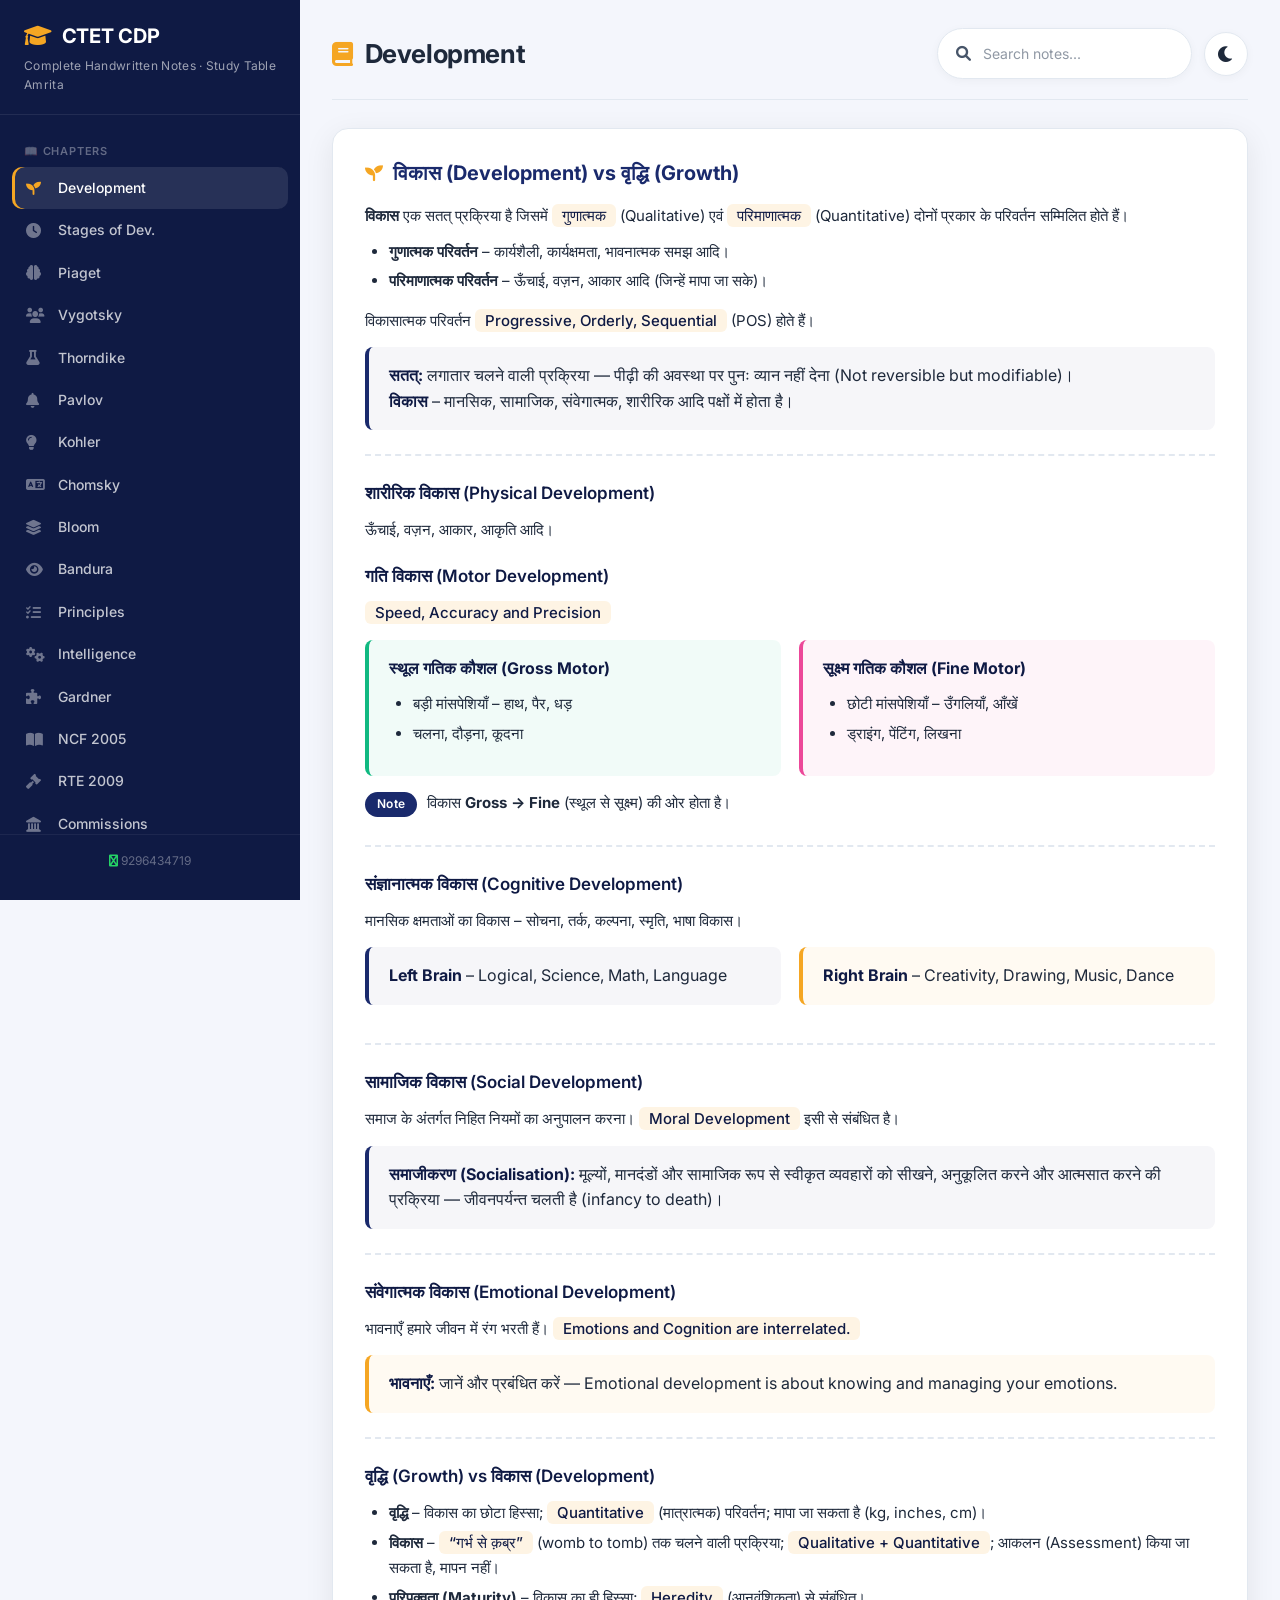
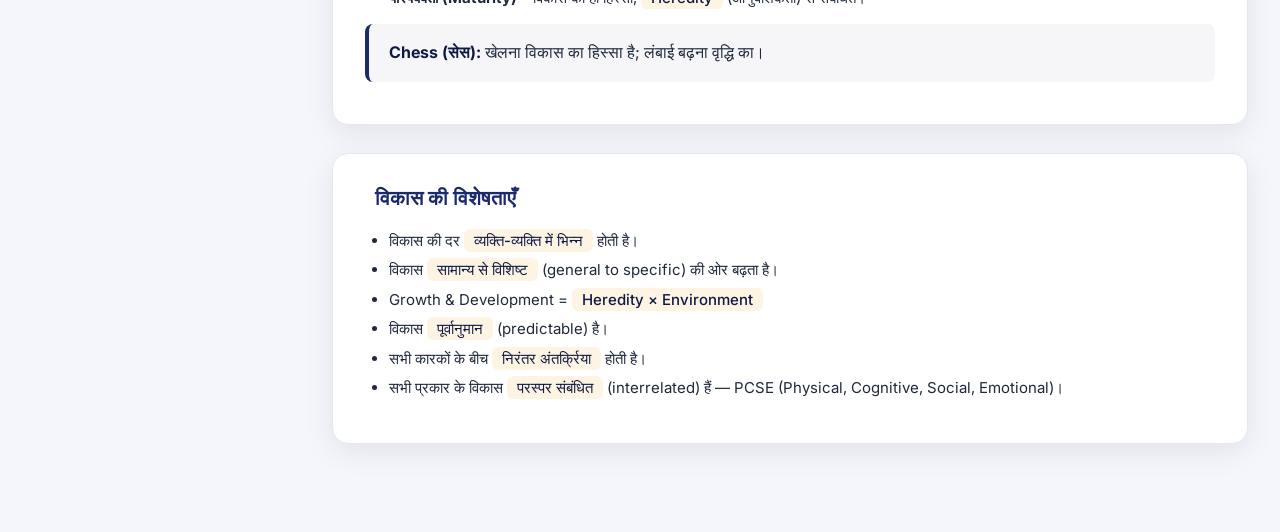
<file: index.html>
<!DOCTYPE html>
<html lang="en">
<head>
    <meta charset="UTF-8" />
    <meta name="viewport" content="width=device-width, initial-scale=1.0" />
    <title>CTET CDP Complete Notes – Study Table Amrita</title>
    <!-- Font Awesome for icons -->
    <link rel="stylesheet" href="https://cdnjs.cloudflare.com/ajax/libs/font-awesome/6.0.0-beta3/css/all.min.css" />
    <!-- Google Fonts -->
    <link href="https://fonts.googleapis.com/css2?family=Inter:opsz,wght@14..32,400;14..32,500;14..32,600;14..32,700&display=swap" rel="stylesheet" />
    <style>
        /* ── Reset & Base ── */
        * {
            margin: 0;
            padding: 0;
            box-sizing: border-box;
        }

        /* ── Light Theme (default) ── */
        :root {
            --primary: #1a2a6c;
            --primary-light: #2d4a8e;
            --primary-dark: #0f1a44;
            --accent: #f5a623;
            --accent-light: #ffd966;
            --bg: #f4f6fc;
            --card-bg: #ffffff;
            --text: #1e293b;
            --text-light: #475569;
            --border: #e2e8f0;
            --shadow: 0 8px 30px rgba(0, 0, 0, 0.08);
            --radius: 16px;
            --sidebar-width: 300px;
            --header-height: 64px;
            --transition: 0.3s cubic-bezier(0.4, 0, 0.2, 1);
            --tag-bg: var(--primary);
            --tag-text: #fff;
            --info-box-bg: rgba(26, 42, 108, 0.04);
            --info-box-border: var(--primary);
            --table-header-bg: var(--primary);
            --table-header-text: #fff;
            --table-row-even: rgba(0, 0, 0, 0.02);
            --table-border: var(--border);
            --highlight-bg: rgba(245, 166, 35, 0.35);
            --sidebar-bg: var(--primary-dark);
            --sidebar-text: rgba(255,255,255,0.75);
            --sidebar-active-bg: rgba(255,255,255,0.1);
            --sidebar-hover-bg: rgba(255,255,255,0.07);
            --search-bg: var(--card-bg);
            --search-border: var(--border);
            --shadow-card: var(--shadow);
            --badge-bg: var(--bg);
        }

        /* ── Dark Theme ── */
        body.dark-mode {
            --bg: #121826;
            --card-bg: #1e2436;
            --text: #e2e8f0;
            --text-light: #94a3b8;
            --border: #2d3748;
            --shadow: 0 8px 30px rgba(0, 0, 0, 0.4);
            --primary: #4a6fa5;
            --primary-light: #6b8fc9;
            --primary-dark: #0b1a33;
            --accent: #f5a623;
            --accent-light: #ffd966;
            --tag-bg: #4a6fa5;
            --tag-text: #fff;
            --info-box-bg: rgba(74, 111, 165, 0.12);
            --info-box-border: #4a6fa5;
            --table-header-bg: #2d3748;
            --table-header-text: #e2e8f0;
            --table-row-even: rgba(255,255,255,0.03);
            --table-border: #2d3748;
            --highlight-bg: rgba(245, 166, 35, 0.3);
            --sidebar-bg: #0b1a33;
            --sidebar-text: rgba(255,255,255,0.8);
            --sidebar-active-bg: rgba(74, 111, 165, 0.3);
            --sidebar-hover-bg: rgba(255,255,255,0.06);
            --search-bg: #1e2436;
            --search-border: #2d3748;
            --shadow-card: 0 8px 30px rgba(0, 0, 0, 0.6);
            --badge-bg: #2d3748;
            --page-header-bg: rgba(18, 24, 38, 0.88);
        }

        html {
            scroll-behavior: smooth;
        }

        body {
            font-family: 'Inter', -apple-system, BlinkMacSystemFont, sans-serif;
            background: var(--bg);
            color: var(--text);
            line-height: 1.6;
            display: flex;
            min-height: 100vh;
            transition: background 0.3s, color 0.3s;
        }

        /* ── Scrollbar ── */
        ::-webkit-scrollbar {
            width: 6px;
            height: 6px;
        }
        ::-webkit-scrollbar-track {
            background: var(--bg);
        }
        ::-webkit-scrollbar-thumb {
            background: var(--primary-light);
            border-radius: 8px;
        }
        ::-webkit-scrollbar-thumb:hover {
            background: var(--primary);
        }

        /* ── Sidebar ── */
        .sidebar {
            position: fixed;
            top: 0;
            left: 0;
            width: var(--sidebar-width);
            height: 100vh;
            background: var(--sidebar-bg);
            color: #fff;
            overflow-y: auto;
            z-index: 1000;
            transition: transform var(--transition), background 0.3s;
            padding: 20px 0 30px;
            display: flex;
            flex-direction: column;
        }

        .sidebar-brand {
            padding: 0 24px 20px;
            border-bottom: 1px solid rgba(255, 255, 255, 0.08);
            flex-shrink: 0;
        }

        .sidebar-brand h1 {
            font-size: 20px;
            font-weight: 700;
            letter-spacing: -0.3px;
            display: flex;
            align-items: center;
            gap: 10px;
        }

        .sidebar-brand h1 i {
            color: var(--accent);
            font-size: 22px;
        }

        .sidebar-brand .sub {
            font-size: 12px;
            color: rgba(255, 255, 255, 0.6);
            margin-top: 4px;
            font-weight: 400;
            letter-spacing: 0.3px;
        }

        .sidebar-nav {
            flex: 1;
            padding: 16px 12px 20px;
            overflow-y: auto;
        }

        .sidebar-nav .nav-label {
            font-size: 11px;
            text-transform: uppercase;
            letter-spacing: 0.8px;
            color: rgba(255, 255, 255, 0.35);
            padding: 12px 12px 6px;
            font-weight: 600;
        }

        .sidebar-nav a {
            display: flex;
            align-items: center;
            gap: 12px;
            padding: 10px 14px;
            border-radius: 10px;
            color: var(--sidebar-text);
            text-decoration: none;
            font-size: 14px;
            font-weight: 500;
            transition: var(--transition);
            cursor: pointer;
            border: none;
            background: transparent;
            width: 100%;
            text-align: left;
        }

        .sidebar-nav a i {
            width: 20px;
            font-size: 15px;
            color: rgba(255, 255, 255, 0.4);
            transition: var(--transition);
            flex-shrink: 0;
        }

        .sidebar-nav a:hover {
            background: var(--sidebar-hover-bg);
            color: #fff;
        }

        .sidebar-nav a:hover i {
            color: var(--accent);
        }

        .sidebar-nav a.active {
            background: var(--sidebar-active-bg);
            color: #fff;
            box-shadow: inset 3px 0 0 var(--accent);
        }

        .sidebar-nav a.active i {
            color: var(--accent);
        }

        .sidebar-footer {
            padding: 16px 24px 0;
            border-top: 1px solid rgba(255, 255, 255, 0.06);
            font-size: 12px;
            color: rgba(255, 255, 255, 0.35);
            flex-shrink: 0;
            text-align: center;
        }

        /* ── Mobile Toggle ── */
        .menu-toggle {
            display: none;
            position: fixed;
            top: 14px;
            left: 16px;
            z-index: 1100;
            background: var(--primary-dark);
            color: #fff;
            border: none;
            width: 44px;
            height: 44px;
            border-radius: 12px;
            font-size: 20px;
            cursor: pointer;
            box-shadow: 0 4px 16px rgba(0, 0, 0, 0.15);
            transition: var(--transition);
        }

        .menu-toggle:hover {
            transform: scale(1.04);
        }

        .sidebar-overlay {
            display: none;
            position: fixed;
            inset: 0;
            background: rgba(0, 0, 0, 0.45);
            z-index: 999;
            backdrop-filter: blur(2px);
        }

        /* ── Main Content ── */
        .main {
            margin-left: var(--sidebar-width);
            flex: 1;
            min-height: 100vh;
            padding: 0 32px 60px;
            max-width: 1100px;
        }

        /* ── Header ── */
        .page-header {
            padding: 28px 0 20px;
            display: flex;
            align-items: center;
            justify-content: space-between;
            flex-wrap: wrap;
            gap: 16px;
            border-bottom: 1px solid var(--border);
            margin-bottom: 28px;
            background: var(--bg);
            position: sticky;
            top: 0;
            z-index: 100;
            backdrop-filter: blur(8px);
            background: var(--page-header-bg, rgba(244, 246, 252, 0.88));
            transition: background 0.3s, border-color 0.3s;
        }

        .page-header h2 {
            font-size: 26px;
            font-weight: 700;
            letter-spacing: -0.4px;
            display: flex;
            align-items: center;
            gap: 12px;
        }

        .page-header h2 i {
            color: var(--accent);
            font-size: 24px;
        }

        .header-actions {
            display: flex;
            align-items: center;
            gap: 12px;
            flex-wrap: wrap;
        }

        .search-wrap {
            display: flex;
            align-items: center;
            gap: 8px;
            background: var(--search-bg);
            padding: 6px 16px 6px 18px;
            border-radius: 40px;
            box-shadow: 0 2px 10px rgba(0, 0, 0, 0.04);
            border: 1px solid var(--search-border);
            transition: var(--transition);
            min-width: 220px;
        }

        .search-wrap:focus-within {
            border-color: var(--primary-light);
            box-shadow: 0 0 0 3px rgba(26, 42, 108, 0.12);
        }

        .search-wrap i {
            color: var(--text-light);
            font-size: 15px;
        }

        .search-wrap input {
            border: none;
            outline: none;
            background: transparent;
            padding: 10px 4px;
            font-size: 14px;
            font-family: inherit;
            color: var(--text);
            width: 180px;
        }

        .search-wrap input::placeholder {
            color: var(--text-light);
            opacity: 0.6;
        }

        .search-results-count {
            font-size: 13px;
            color: var(--text-light);
            padding: 0 4px;
            font-weight: 500;
        }

        /* ── Theme Toggle ── */
        .theme-toggle {
            background: var(--card-bg);
            border: 1px solid var(--border);
            border-radius: 40px;
            width: 44px;
            height: 44px;
            display: flex;
            align-items: center;
            justify-content: center;
            font-size: 18px;
            cursor: pointer;
            color: var(--text);
            transition: var(--transition);
            box-shadow: 0 2px 10px rgba(0, 0, 0, 0.04);
            flex-shrink: 0;
        }

        .theme-toggle:hover {
            transform: scale(1.05);
            border-color: var(--primary-light);
        }

        .theme-toggle i {
            transition: transform 0.3s;
        }

        body.dark-mode .theme-toggle i {
            transform: rotate(20deg);
        }

        /* ── Content Cards ── */
        .content-section {
            display: block;
            animation: fadeUp 0.4s ease;
        }

        .content-section.hidden {
            display: none;
        }

        @keyframes fadeUp {
            from {
                opacity: 0;
                transform: translateY(18px);
            }
            to {
                opacity: 1;
                transform: translateY(0);
            }
        }

        .note-card {
            background: var(--card-bg);
            border-radius: var(--radius);
            box-shadow: var(--shadow-card);
            padding: 28px 32px;
            margin-bottom: 28px;
            border: 1px solid var(--border);
            transition: background 0.3s, box-shadow 0.3s, border-color 0.3s;
        }

        .note-card:hover {
            box-shadow: 0 12px 40px rgba(0, 0, 0, 0.07);
        }

        .note-card h3 {
            font-size: 20px;
            font-weight: 700;
            color: var(--primary);
            margin-bottom: 14px;
            display: flex;
            align-items: center;
            gap: 10px;
        }

        .note-card h3 i {
            color: var(--accent);
            font-size: 18px;
        }

        .note-card h4 {
            font-size: 17px;
            font-weight: 600;
            margin: 20px 0 10px;
            color: var(--primary-dark);
        }

        .note-card p,
        .note-card li {
            color: var(--text);
            font-size: 15px;
            line-height: 1.7;
        }

        .note-card ul,
        .note-card ol {
            padding-left: 24px;
            margin: 10px 0 14px;
        }

        .note-card li {
            margin-bottom: 4px;
        }

        .note-card .highlight {
            background: rgba(245, 166, 35, 0.12);
            padding: 2px 10px;
            border-radius: 6px;
            font-weight: 500;
            color: var(--primary-dark);
        }

        .note-card .tag {
            display: inline-block;
            background: var(--tag-bg);
            color: var(--tag-text);
            font-size: 12px;
            font-weight: 600;
            padding: 2px 12px;
            border-radius: 20px;
            letter-spacing: 0.3px;
            margin-right: 6px;
            margin-bottom: 4px;
        }

        .note-card .tag.gold {
            background: var(--accent);
            color: #1e293b;
        }

        .note-card .tag.green {
            background: #10b981;
            color: #fff;
        }

        .note-card .tag.pink {
            background: #ec4899;
            color: #fff;
        }

        .note-card .divider {
            border: none;
            border-top: 2px dashed var(--border);
            margin: 24px 0;
        }

        .grid-2 {
            display: grid;
            grid-template-columns: 1fr 1fr;
            gap: 18px;
        }

        .grid-3 {
            display: grid;
            grid-template-columns: 1fr 1fr 1fr;
            gap: 16px;
        }

        .badge-list {
            display: flex;
            flex-wrap: wrap;
            gap: 8px;
            margin: 10px 0 6px;
        }

        .badge-list .badge {
            background: var(--badge-bg);
            padding: 4px 14px;
            border-radius: 20px;
            font-size: 13px;
            font-weight: 500;
            border: 1px solid var(--border);
            color: var(--text-light);
        }

        .badge-list .badge i {
            margin-right: 6px;
            color: var(--accent);
        }

        /* ── Tables ── */
        .note-table-wrap {
            overflow-x: auto;
            margin: 14px 0 6px;
            border-radius: 12px;
            border: 1px solid var(--table-border);
        }

        .note-table {
            width: 100%;
            border-collapse: collapse;
            font-size: 14px;
        }

        .note-table th {
            background: var(--table-header-bg);
            color: var(--table-header-text);
            font-weight: 600;
            padding: 12px 16px;
            text-align: left;
        }

        .note-table td {
            padding: 10px 16px;
            border-bottom: 1px solid var(--table-border);
        }

        .note-table tr:last-child td {
            border-bottom: none;
        }

        .note-table tr:nth-child(even) {
            background: var(--table-row-even);
        }

        /* ── Special Blocks ── */
        .info-box {
            background: var(--info-box-bg);
            border-left: 4px solid var(--info-box-border);
            padding: 16px 20px;
            border-radius: 8px;
            margin: 14px 0;
            transition: background 0.3s, border-color 0.3s;
        }

        .info-box.warm {
            border-left-color: var(--accent);
            background: rgba(245, 166, 35, 0.06);
        }

        .info-box.green {
            border-left-color: #10b981;
            background: rgba(16, 185, 129, 0.06);
        }

        .info-box.pink {
            border-left-color: #ec4899;
            background: rgba(236, 72, 153, 0.06);
        }

        .info-box strong {
            color: var(--primary-dark);
        }

        .stage-grid {
            display: grid;
            grid-template-columns: 1fr 1fr;
            gap: 16px;
            margin: 12px 0;
        }

        .stage-card {
            background: var(--bg);
            border-radius: 12px;
            padding: 16px 20px;
            border: 1px solid var(--border);
            transition: background 0.3s, border-color 0.3s;
        }

        .stage-card .age {
            font-weight: 700;
            color: var(--primary);
            font-size: 15px;
        }

        .stage-card .name {
            font-weight: 600;
            font-size: 16px;
            margin: 2px 0 6px;
        }

        .stage-card ul {
            padding-left: 18px;
            margin: 6px 0 0;
            font-size: 14px;
        }

        /* ── Search Highlight ── */
        .search-highlight {
            background: var(--highlight-bg);
            padding: 1px 4px;
            border-radius: 4px;
        }

        /* ── No results ── */
        .no-results {
            text-align: center;
            padding: 60px 20px;
            color: var(--text-light);
        }

        .no-results i {
            font-size: 48px;
            color: var(--border);
            margin-bottom: 16px;
        }

        .no-results h3 {
            font-size: 20px;
            font-weight: 600;
            color: var(--text);
        }

        /* ── Responsive ── */
        @media (max-width: 1024px) {
            .grid-2,
            .grid-3 {
                grid-template-columns: 1fr;
            }
            .stage-grid {
                grid-template-columns: 1fr;
            }
        }

        @media (max-width: 820px) {
            .sidebar {
                transform: translateX(-100%);
            }
            .sidebar.open {
                transform: translateX(0);
            }
            .sidebar-overlay.active {
                display: block;
            }
            .menu-toggle {
                display: flex;
                align-items: center;
                justify-content: center;
            }
            .main {
                margin-left: 0;
                padding: 0 18px 40px;
            }
            .page-header {
                padding-top: 72px;
                flex-direction: column;
                align-items: stretch;
                gap: 12px;
            }
            .page-header h2 {
                font-size: 22px;
            }
            .search-wrap {
                width: 100%;
            }
            .search-wrap input {
                width: 100%;
            }
            .header-actions {
                width: 100%;
                justify-content: stretch;
            }
            .header-actions .search-wrap {
                flex: 1;
            }
            .note-card {
                padding: 20px 18px;
            }
            .note-card h3 {
                font-size: 18px;
            }
        }

        @media (max-width: 480px) {
            .note-card {
                padding: 16px 14px;
            }
            .page-header h2 {
                font-size: 19px;
            }
            .sidebar-brand h1 {
                font-size: 17px;
            }
            .sidebar-nav a {
                font-size: 13px;
                padding: 8px 12px;
            }
            .header-actions {
                flex-wrap: wrap;
            }
            .theme-toggle {
                width: 40px;
                height: 40px;
                font-size: 16px;
            }
        }

        /* ── Print tweaks ── */
        @media print {
            .sidebar,
            .menu-toggle,
            .sidebar-overlay,
            .search-wrap,
            .theme-toggle {
                display: none !important;
            }
            .main {
                margin-left: 0 !important;
                padding: 20px !important;
            }
            .page-header {
                position: static !important;
                background: transparent !important;
                backdrop-filter: none !important;
            }
            .note-card {
                break-inside: avoid;
                box-shadow: none;
                border: 1px solid #ccc;
            }
            body.dark-mode .note-card {
                border: 1px solid #666;
            }
        }

        /* Dark mode overrides for info-box strong */
        body.dark-mode .info-box strong {
            color: var(--primary-light);
        }
        body.dark-mode .note-card .highlight {
            color: var(--text);
            background: rgba(245, 166, 35, 0.2);
        }
        body.dark-mode .stage-card {
            background: var(--card-bg);
        }
        body.dark-mode .badge-list .badge {
            background: var(--card-bg);
        }
    </style>
</head>
<body>

    <!-- ─── Mobile Toggle ─── -->
    <button class="menu-toggle" id="menuToggle" aria-label="Toggle navigation">
        <i class="fas fa-bars"></i>
    </button>
    <div class="sidebar-overlay" id="sidebarOverlay"></div>

    <!-- ─── Sidebar ─── -->
    <aside class="sidebar" id="sidebar">
        <div class="sidebar-brand">
            <h1><i class="fas fa-graduation-cap"></i> CTET CDP</h1>
            <div class="sub">Complete Handwritten Notes · Study Table Amrita</div>
        </div>
        <nav class="sidebar-nav" id="sidebarNav">
            <div class="nav-label">📖 Chapters</div>
            <a href="#" data-section="development" class="active"><i class="fas fa-seedling"></i> Development</a>
            <a href="#" data-section="stages"><i class="fas fa-clock"></i> Stages of Dev.</a>
            <a href="#" data-section="piaget"><i class="fas fa-brain"></i> Piaget</a>
            <a href="#" data-section="vygotsky"><i class="fas fa-users"></i> Vygotsky</a>
            <a href="#" data-section="thorndike"><i class="fas fa-flask"></i> Thorndike</a>
            <a href="#" data-section="pavlov"><i class="fas fa-bell"></i> Pavlov</a>
            <a href="#" data-section="kohler"><i class="fas fa-lightbulb"></i> Kohler</a>
            <a href="#" data-section="chomsky"><i class="fas fa-language"></i> Chomsky</a>
            <a href="#" data-section="bloom"><i class="fas fa-layer-group"></i> Bloom</a>
            <a href="#" data-section="bandura"><i class="fas fa-eye"></i> Bandura</a>
            <a href="#" data-section="principles"><i class="fas fa-list-check"></i> Principles</a>
            <a href="#" data-section="intelligence"><i class="fas fa-cogs"></i> Intelligence</a>
            <a href="#" data-section="gardner"><i class="fas fa-puzzle-piece"></i> Gardner</a>
            <a href="#" data-section="ncf"><i class="fas fa-book-open"></i> NCF 2005</a>
            <a href="#" data-section="rte"><i class="fas fa-gavel"></i> RTE 2009</a>
            <a href="#" data-section="commissions"><i class="fas fa-landmark"></i> Commissions</a>
            <a href="#" data-section="child-centered"><i class="fas fa-child"></i> Child Centered</a>
            <a href="#" data-section="learning-disabilities"><i class="fas fa-puzzle-piece"></i> Learning Disabilities</a>
            <a href="#" data-section="teaching-methods"><i class="fas fa-chalkboard"></i> Teaching Methods</a>
            <a href="#" data-section="socialization"><i class="fas fa-handshake"></i> Socialization</a>
            <a href="#" data-section="cce"><i class="fas fa-chart-line"></i> CCE</a>
            <a href="#" data-section="gender"><i class="fas fa-venus-mars"></i> Gender</a>
            <a href="#" data-section="individual-differences"><i class="fas fa-user-plus"></i> Individual Differences</a>
            <a href="#" data-section="emotions"><i class="fas fa-heart"></i> Emotions</a>
            <a href="#" data-section="motivation"><i class="fas fa-rocket"></i> Motivation</a>
            <a href="#" data-section="thinking"><i class="fas fa-lightbulb"></i> Thinking</a>
            <a href="#" data-section="diagnostic"><i class="fas fa-stethoscope"></i> Diagnostic &amp; Remedial</a>
            <a href="#" data-section="nep2020"><i class="fas fa-flag"></i> NEP 2020</a>
            <a href="#" data-section="metacognition"><i class="fas fa-arrows-spin"></i> Metacognition</a>
        </nav>
        <div class="sidebar-footer">
            <i class="fas fa-whatsapp" style="color:#25D366;"></i> 9296434719
        </div>
    </aside>

    <!-- ─── Main ─── -->
    <main class="main" id="mainContent">

        <!-- Header -->
        <header class="page-header">
            <h2><i class="fas fa-book"></i> <span id="sectionTitle">Development</span></h2>
            <div class="header-actions">
                <div class="search-wrap">
                    <i class="fas fa-search"></i>
                    <input type="text" id="searchInput" placeholder="Search notes..." autocomplete="off" />
                    <span class="search-results-count" id="searchCount"></span>
                </div>
                <button class="theme-toggle" id="themeToggle" aria-label="Toggle dark mode">
                    <i class="fas fa-moon"></i>
                </button>
            </div>
        </header>

        <!-- ─── All Sections ─── -->
        <div id="sectionsContainer">

            <!-- ============================================================ -->
            <!-- SECTION: Development -->
            <!-- ============================================================ -->
            <div class="content-section" data-section="development">
                <div class="note-card">
                    <h3><i class="fas fa-seedling"></i> विकास (Development) vs वृद्धि (Growth)</h3>
                    <p><strong>विकास</strong> एक सतत् प्रक्रिया है जिसमें <span class="highlight">गुणात्मक</span> (Qualitative) एवं <span class="highlight">परिमाणात्मक</span> (Quantitative) दोनों प्रकार के परिवर्तन सम्मिलित होते हैं।</p>
                    <ul>
                        <li><strong>गुणात्मक परिवर्तन</strong> – कार्यशैली, कार्यक्षमता, भावनात्मक समझ आदि।</li>
                        <li><strong>परिमाणात्मक परिवर्तन</strong> – ऊँचाई, वज़न, आकार आदि (जिन्हें मापा जा सके)।</li>
                    </ul>
                    <p>विकासात्मक परिवर्तन <span class="highlight">Progressive, Orderly, Sequential</span> (POS) होते हैं।</p>
                    <div class="info-box">
                        <strong>सतत्:</strong> लगातार चलने वाली प्रक्रिया — पीढ़ी की अवस्था पर पुनः व्यान नहीं देना (Not reversible but modifiable)।<br>
                        <strong>विकास</strong> – मानसिक, सामाजिक, संवेगात्मक, शारीरिक आदि पक्षों में होता है।
                    </div>
                    <hr class="divider" />

                    <h4>शारीरिक विकास (Physical Development)</h4>
                    <p>ऊँचाई, वज़न, आकार, आकृति आदि।</p>

                    <h4>गति विकास (Motor Development)</h4>
                    <p><span class="highlight">Speed, Accuracy and Precision</span></p>
                    <div class="grid-2">
                        <div class="info-box green">
                            <strong>स्थूल गतिक कौशल (Gross Motor)</strong>
                            <ul>
                                <li>बड़ी मांसपेशियाँ – हाथ, पैर, धड़</li>
                                <li>चलना, दौड़ना, कूदना</li>
                            </ul>
                        </div>
                        <div class="info-box pink">
                            <strong>सूक्ष्म गतिक कौशल (Fine Motor)</strong>
                            <ul>
                                <li>छोटी मांसपेशियाँ – उँगलियाँ, आँखें</li>
                                <li>ड्राइंग, पेंटिंग, लिखना</li>
                            </ul>
                        </div>
                    </div>
                    <p><span class="tag">Note</span> विकास <strong>Gross → Fine</strong> (स्थूल से सूक्ष्म) की ओर होता है।</p>
                    <hr class="divider" />

                    <h4>संज्ञानात्मक विकास (Cognitive Development)</h4>
                    <p>मानसिक क्षमताओं का विकास – सोचना, तर्क, कल्पना, स्मृति, भाषा विकास।</p>
                    <div class="grid-2">
                        <div class="info-box">
                            <strong>Left Brain</strong> – Logical, Science, Math, Language
                        </div>
                        <div class="info-box warm">
                            <strong>Right Brain</strong> – Creativity, Drawing, Music, Dance
                        </div>
                    </div>
                    <hr class="divider" />

                    <h4>सामाजिक विकास (Social Development)</h4>
                    <p>समाज के अंतर्गत निहित नियमों का अनुपालन करना। <span class="highlight">Moral Development</span> इसी से संबंधित है।</p>
                    <div class="info-box">
                        <strong>समाजीकरण (Socialisation):</strong> मूल्यों, मानदंडों और सामाजिक रूप से स्वीकृत व्यवहारों को सीखने, अनुकूलित करने और आत्मसात करने की प्रक्रिया — जीवनपर्यन्त चलती है (infancy to death)।
                    </div>
                    <hr class="divider" />

                    <h4>संवेगात्मक विकास (Emotional Development)</h4>
                    <p>भावनाएँ हमारे जीवन में रंग भरती हैं। <span class="highlight">Emotions and Cognition are interrelated.</span></p>
                    <div class="info-box warm">
                        <strong>भावनाएँ:</strong> जानें और प्रबंधित करें — Emotional development is about knowing and managing your emotions.
                    </div>
                    <hr class="divider" />

                    <h4>वृद्धि (Growth) vs विकास (Development)</h4>
                    <ul>
                        <li><strong>वृद्धि</strong> – विकास का छोटा हिस्सा; <span class="highlight">Quantitative</span> (मात्रात्मक) परिवर्तन; मापा जा सकता है (kg, inches, cm)।</li>
                        <li><strong>विकास</strong> – <span class="highlight">“गर्भ से क़ब्र”</span> (womb to tomb) तक चलने वाली प्रक्रिया; <span class="highlight">Qualitative + Quantitative</span>; आकलन (Assessment) किया जा सकता है, मापन नहीं।</li>
                        <li><strong>परिपक्वता (Maturity)</strong> – विकास का ही हिस्सा; <span class="highlight">Heredity</span> (आनुवंशिकता) से संबंधित।</li>
                    </ul>
                    <div class="info-box">
                        <strong>Chess (सेस):</strong> खेलना विकास का हिस्सा है; लंबाई बढ़ना वृद्धि का।
                    </div>
                </div>

                <div class="note-card">
                    <h3><i class="fas fa-arrows-spin"></i> विकास की विशेषताएँ</h3>
                    <ul>
                        <li>विकास की दर <span class="highlight">व्यक्ति-व्यक्ति में भिन्न</span> होती है।</li>
                        <li>विकास <span class="highlight">सामान्य से विशिष्ट</span> (general to specific) की ओर बढ़ता है।</li>
                        <li>Growth &amp; Development = <span class="highlight">Heredity × Environment</span></li>
                        <li>विकास <span class="highlight">पूर्वानुमान</span> (predictable) है।</li>
                        <li>सभी कारकों के बीच <span class="highlight">निरंतर अंतर्क्रिया</span> होती है।</li>
                        <li>सभी प्रकार के विकास <span class="highlight">परस्पर संबंधित</span> (interrelated) हैं — PCSE (Physical, Cognitive, Social, Emotional)।</li>
                    </ul>
                </div>
            </div>

            <!-- ============================================================ -->
            <!-- SECTION: Stages of Development -->
            <!-- ============================================================ -->
            <div class="content-section hidden" data-section="stages">
                <div class="note-card">
                    <h3><i class="fas fa-clock"></i> विकास की अवस्थाएँ (Stages of Development)</h3>
                    <div class="stage-grid">
                        <div class="stage-card">
                            <div class="age">0 – 2 वर्ष</div>
                            <div class="name">शैशवावस्था (Infancy)</div>
                            <ul>
                                <li>इन्द्रियों (Senses) से सीखता है।</li>
                                <li>Motor Action (गति क्रिया) द्वारा सीखता है।</li>
                                <li>Sensitive Period — ज्ञानेन्द्रियाँ सक्रिय।</li>
                                <li>Physical &amp; Mental Development – तीव्र (fast)।</li>
                            </ul>
                        </div>
                        <div class="stage-card">
                            <div class="age">2 – 6 वर्ष</div>
                            <div class="name">पूर्व बाल्यावस्था (Early Childhood)</div>
                            <ul>
                                <li>Toy age / Play age (Erikson)</li>
                                <li><span class="highlight">Fastest Language Development</span></li>
                                <li>Imitative age (नकल करके सीखना)</li>
                                <li>Physical Development – fastest after birth</li>
                                <li>Socialization भी rapid होती है।</li>
                            </ul>
                        </div>
                        <div class="stage-card">
                            <div class="age">6 – 12 वर्ष</div>
                            <div class="name">उत्तर बाल्यावस्था (Later Childhood)</div>
                            <ul>
                                <li>Gang age (टोली अवस्था)</li>
                                <li>Game age / Sports</li>
                                <li>Elementary school age</li>
                            </ul>
                        </div>
                        <div class="stage-card">
                            <div class="age">12 – 18 वर्ष</div>
                            <div class="name">किशोरावस्था (Adolescence)</div>
                            <ul>
                                <li>W.H.O. — 10–19 वर्ष (विस्तृत)</li>
                                <li>पहचान निर्माण, अमूर्त चिंतन</li>
                            </ul>
                        </div>
                    </div>
                    <div class="info-box">
                        <strong>Prenatal Stage (प्रसवपूर्व अवस्था):</strong> गर्भधारण से जन्म तक — 9 माह 10 दिन / 280 दिन / 40 सप्ताह। इस अवस्था का पूर्ण विकास गर्भवती माँ पर निर्भर करता है।
                    </div>
                </div>
            </div>

            <!-- ============================================================ -->
            <!-- SECTION: Piaget -->
            <!-- ============================================================ -->
            <div class="content-section hidden" data-section="piaget">
                <div class="note-card">
                    <h3><i class="fas fa-brain"></i> जीन पियाजे – संज्ञानात्मक विकास का सिद्धांत</h3>
                    <p><span class="tag">Switzerland</span> <span class="tag gold">Cognitive Development Theory</span></p>
                    <ul>
                        <li>पियाजे स्विट्ज़रलैंड के मनोवैज्ञानिक थे।</li>
                        <li>इन्होंने अपने बच्चों व आस-पड़ोस के बच्चों पर संज्ञानात्मक विकास का अध्ययन किया।</li>
                        <li>इसे <span class="highlight">“विकासात्मक सिद्धांत”</span> और <span class="highlight">“अवस्था का सिद्धांत”</span> भी कहा जाता है।</li>
                        <li>बच्चे <span class="highlight">सक्रिय ज्ञान निर्माता</span> हैं – वैज्ञानिक की तरह अपने सिद्धांतों की रचना करते हैं।</li>
                    </ul>
                    <hr class="divider" />

                    <h4>संज्ञानात्मक विकास की अवधारणाएँ</h4>
                    <ul>
                        <li><strong>अनुकूलन (Adaptation):</strong> वातावरण के अनुसार स्वयं को ढालना।
                            <ul>
                                <li><strong>आत्मसात्करण (Assimilation):</strong> पूर्व ज्ञान को नए ज्ञान के साथ जोड़ना।</li>
                                <li><strong>समायोजन (Accommodation):</strong> पूर्व ज्ञान में परिवर्तन करके वातावरण से तालमेल बिठाना।</li>
                            </ul>
                        </li>
                        <li><strong>सम्मयधारण / संतुलन (Equilibration):</strong> आत्मसात्करण और समायोजन के बीच संतुलन कायम करना।</li>
                        <li><strong>स्कीम्म (Schemes):</strong> अनुभव या व्यवहार की संगठित संज्ञानात्मक संरचना।</li>
                        <li><strong>स्कीमा (Schema):</strong> मस्तिष्क में संग्रहित जानकारी का उपयोग करके किसी विषय के प्रति धारणा बनाना।</li>
                    </ul>
                    <hr class="divider" />

                    <h4>पियाजे के संज्ञानात्मक विकास की चार अवस्थाएँ</h4>

                    <div class="info-box green">
                        <strong>1. संवेदी-पेशीय अवस्था (Sensory-Motor Stage) — 0–2 वर्ष</strong>
                        <ul>
                            <li>बच्चा इन्द्रियों के माध्यम से सीखता है।</li>
                            <li><span class="highlight">“वस्तु स्थायित्व” (Object Permanence)</span> – बच्चा वस्तुओं की छाप मस्तिष्क में बनाने लगता है, छिपी वस्तु को भी ढूँढ़ लेता है।</li>
                        </ul>
                    </div>

                    <div class="info-box warm">
                        <strong>2. प्रवं-संक्रियात्मक अवस्था (Pre-Operational Stage) — 2–7 वर्ष</strong>
                        <ul>
                            <li>क्रिया करने से पहले की अवस्था – देखता है, समझता है, लेकिन क्रिया नहीं कर पाता।</li>
                            <li><strong>जीववाद (Animism):</strong> सजीव व निर्जीव में अंतर नहीं कर पाता।</li>
                            <li><strong>अहंकेन्द्रित (Egocentrism):</strong> सोचता है कि सब लोग उसी तरह सोचते हैं जैसे वह सोचता है।</li>
                            <li><strong>अपलटनीय (Irreversibility):</strong> वस्तुओं, संख्याओं को उलट-पलट नहीं सीखता। (जैसे 4+6=10, 6+4=?)</li>
                            <li>मुद्रा, संप्रत्याय, दूरी, भार, ऊँचाई आदि की अवधारणा का अभाव।</li>
                            <li><strong>केंद्रिकरण (Centration):</strong> एक विशेषता पर ध्यान केंद्रित करता है।</li>
                        </ul>
                    </div>

                    <div class="info-box">
                        <strong>3. मूर्त-संक्रियात्मक अवस्था (Concrete Operational Stage) — 7–11 वर्ष</strong>
                        <ul>
                            <li>सामने रखी वस्तुओं को देखकर चिंतन कर सकता है।</li>
                            <li>अपलटनीय, जीववाद, मुद्रा, भार आदि अवधारणाओं का विकास होता है।</li>
                            <li><strong>आगमनात्मक तर्कणा (Inductive Reasoning):</strong> उदाहरणों के आधार पर तर्क करना। <br> <span class="tag">जैसे</span> “पेड़ हमारे लिए अच्छे हैं क्योंकि हमें ऑक्सीजन मिलती है।”</li>
                        </ul>
                    </div>

                    <div class="info-box pink">
                        <strong>4. औपचारिक संक्रियात्मक अवस्था (Formal Operational Stage) — 11–15 वर्ष</strong>
                        <ul>
                            <li>संज्ञान की सर्वोच्च अवस्था।</li>
                            <li><span class="highlight">अमूर्त चिंतन</span> (Abstract thinking) करने लगता है।</li>
                            <li><strong>निगमनात्मक तर्कणा (Deductive Reasoning):</strong> नियमों के आधार पर तर्क करना। <br> <span class="tag">जैसे</span> Maths के प्रश्न mind में ही हल कर लेते हैं क्योंकि नियम पता हैं।</li>
                        </ul>
                    </div>
                </div>
            </div>

            <!-- ============================================================ -->
            <!-- SECTION: Vygotsky -->
            <!-- ============================================================ -->
            <div class="content-section hidden" data-section="vygotsky">
                <div class="note-card">
                    <h3><i class="fas fa-users"></i> लेव वाइगोत्स्की – सामाजिक-सांस्कृतिक सिद्धांत</h3>
                    <ul>
                        <li>वाइगोत्स्की रूसी मनोवैज्ञानिक थे।</li>
                        <li>इन्होंने <span class="highlight">सामाजिक-सांस्कृतिक सिद्धांत</span> का प्रतिपादन किया।</li>
                        <li>बच्चा अपने समाज और संस्कृति से अंतर्क्रिया (Interaction) करके सीखता है → <strong>सामाजिक अंतर्क्रिया के बाद विकास</strong> होता है। (पियाजे के विपरीत – पहले विकास, फिर अधिगम)</li>
                    </ul>
                    <hr class="divider" />

                    <h4>दो महत्वपूर्ण अवधारणाएँ</h4>
                    <div class="info-box green">
                        <strong>(i) ZPD (Zone of Proximal Development) / समीपस्थ विकास का क्षेत्र</strong>
                        <p>वास्तविक विकास (real development) के स्तर तथा संभावित विकास (potential development) के स्तर के बीच के अंतर को <span class="highlight">समीपस्थ विकास का क्षेत्र</span> कहते हैं।</p>
                    </div>
                    <div class="info-box warm">
                        <strong>(ii) Scaffolding (पाइ/ढाँचा)</strong>
                        <p>व्यवस्था द्वारा दी जाने वाली <span class="highlight">Temporary help</span> या Guidance को Scaffolding कहते हैं।</p>
                        <p><strong>MKO → More Knowledgeable Other:</strong> Teacher, Parents, Friend आदि।</p>
                    </div>
                    <hr class="divider" />

                    <h4>भाषा पर विचार</h4>
                    <ul>
                        <li>भाषा और चिंतन <strong>शुरू में अलग</strong> होते हैं, लेकिन बाद में <strong>एक साथ</strong> चलते हैं।</li>
                        <li>पहले भाषा आती है, फिर विचार।</li>
                        <li><strong>निजी भाषण / आंतरिक भाषा (Private Speech):</strong> बच्चा अपने कार्यों के निर्देशन के लिए भाषा का उपयोग करता है।</li>
                    </ul>
                </div>
            </div>

            <!-- ============================================================ -->
            <!-- SECTION: Thorndike -->
            <!-- ============================================================ -->
            <div class="content-section hidden" data-section="thorndike">
                <div class="note-card">
                    <h3><i class="fas fa-flask"></i> ई.एल. थार्नडाइक – त्रुटि एवं प्रयास का सिद्धांत</h3>
                    <ul>
                        <li>थार्नडाइक अमेरिकी मनोवैज्ञानिक, पशु वैज्ञानिक थे।</li>
                        <li>अधिगम के सबसे पहले नियम इन्होंने दिए।</li>
                        <li>इन्हें <span class="highlight">“प्रथम शैक्षिक मनोवैज्ञानिक”</span> कहा जाता है।</li>
                        <li>पुस्तक – <em>Educational Psychology and Animal Intelligence</em></li>
                    </ul>
                    <div class="info-box warm">
                        <strong>प्रयोग:</strong> थार्नडाइक ने एक पिंजरे में भूखी बिल्ली को बंद किया। पिंजरे में लीवर था, जिस पर पैर पड़ने पर गेट खुलता था। बिल्ली भागदौड़ करते-करते अचानक लीवर पर पैर रख देती और बाहर मछली तक पहुँच जाती। — <span class="highlight">प्रयास से त्रुटियाँ, अंततः सीख</span>।
                    </div>
                    <hr class="divider" />

                    <h4>थार्नडाइक के नियम</h4>
                    <h5>प्राथमिक नियम (Primary Laws)</h5>
                    <ul>
                        <li><strong>अभ्यास का नियम (Law of Exercise):</strong> जितना अभ्यास, उतना सीखना।</li>
                        <li><strong>तत्परता का नियम (Law of Readiness):</strong> जितनी तत्परता, उतनी जल्दी सीखना।</li>
                        <li><strong>प्रभाव का नियम (Law of Effect):</strong> संतोषजनक सीख → तीव्र सीख; असंतोषजनक → सीखना संभव नहीं। (पुरस्कार और दंड का महत्व)</li>
                    </ul>
                    <h5>गौण नियम (Secondary Laws)</h5>
                    <ul>
                        <li><strong>मनोवृत्ति / अभिवृत्ति का नियम (Law of Disposition):</strong> Positive अभिवृत्ति → अधिक सीख; नकारात्मक → कम सीख।</li>
                        <li><strong>आंशिक क्रिया का नियम (Law of Partial Action):</strong> कार्य को छोटे-छोटे भागों में बाँटकर करें → शीघ्र एवं सरल।</li>
                    </ul>
                </div>
            </div>

            <!-- ============================================================ -->
            <!-- SECTION: Pavlov -->
            <!-- ============================================================ -->
            <div class="content-section hidden" data-section="pavlov">
                <div class="note-card">
                    <h3><i class="fas fa-bell"></i> पावलव – शास्त्रीय अनुबंधन सिद्धांत (Classical Conditioning)</h3>
                    <ul>
                        <li>आई.पी. पावलव – रूसी वैज्ञानिक, <span class="highlight">1904 में नोबेल पुरस्कार</span>।</li>
                        <li>किसी उत्तेजना के साथ Signal दे दिया जाए तो वैसी ही प्रतिक्रिया होगी।</li>
                    </ul>
                    <div class="info-box warm">
                        <strong>प्रयोग:</strong> पावलव ने भूखे कुत्ते को खाना दिया। खाना देने से पहले घंटी बजाता था। कुछ दिन बाद कुत्ते ने घंटी और खाने के बीच संबंध स्थापित कर लिया – घंटी बजते ही लार टपकने लगी।
                    </div>
                    <hr class="divider" />

                    <h4>महत्वपूर्ण अवधारणाएँ</h4>
                    <ul>
                        <li><strong>उद्धीपक सामानीकरण (Stimulus Generalization):</strong> मिलते-जुलते उद्दीपनों के प्रति भी वैसी ही प्रतिक्रिया। (अलग-अलग घंटियों पर भी लार)</li>
                        <li><strong>विलोपन (Extinction):</strong> Conditioned Stimulus के बाद Unconditioned Stimulus न देने पर प्रतिक्रिया बंद हो जाती है।</li>
                        <li><strong>विभेद (Discrimination):</strong> Original Stimulus और अन्य Stimulus के बीच अंतर करना सीख जाता है।</li>
                    </ul>
                </div>
            </div>

            <!-- ============================================================ -->
            <!-- SECTION: Kohler -->
            <!-- ============================================================ -->
            <div class="content-section hidden" data-section="kohler">
                <div class="note-card">
                    <h3><i class="fas fa-lightbulb"></i> कोहलर – सूझ / अंतर्दृष्टि का सिद्धांत (Insight Theory)</h3>
                    <p><span class="tag">Gestalt Theory</span> <span class="tag gold">Whole is greater than sum of parts</span></p>
                    <ul>
                        <li>गेस्टाल्ट शब्द जर्मन है – अर्थ: <span class="highlight">आकृति की समग्रता / संपूर्ण</span>।</li>
                        <li>प्रतिपादक: वर्द्धमर, कोफ़का, कोहलर।</li>
                        <li>अंतर्दृष्टि अधिगम सिद्धांत का श्रेय <span class="highlight">कोहलर</span> को जाता है।</li>
                        <li>समस्या पर <span class="highlight">अचानक</span> मस्तिष्क में आया समाधान – सूझ (Insight)।</li>
                    </ul>
                    <div class="info-box warm">
                        <strong>प्रयोग:</strong> कोहलर ने ‘सुलगान’ नामक Chimpanzee (वनमानुष) पर प्रयोग किया। छत पर केले लटकाए। Chimpanzee उछलकर पकड़ने का प्रयास करता, पर नहीं पहुँच पाता। फिर उसने छड़ी और बॉक्स का <span class="highlight">समग्र (whole)</span> रूप से उपयोग करके केले तोड़ लिए। — <span class="highlight">मानसिक प्रक्रिया, अंतर्दृष्टि</span>।
                    </div>
                </div>
            </div>

            <!-- ============================================================ -->
            <!-- SECTION: Chomsky -->
            <!-- ============================================================ -->
            <div class="content-section hidden" data-section="chomsky">
                <div class="note-card">
                    <h3><i class="fas fa-language"></i> नोम चॉम्स्की – भाषा विकास का सिद्धांत (Inborn Theory)</h3>
                    <ul>
                        <li>चॉम्स्की अमेरिका के भाषावैज्ञानिक थे।</li>
                        <li>इनका मानना था कि बच्चे में भाषा सीखने की <span class="highlight">स्वाभाविक क्षमता (Innate)</span> होती है।</li>
                        <li>बच्चे के मस्तिष्क में <span class="highlight">LAD (Language Acquisition Device)</span> होता है, जिससे बच्चा भाषा सीखता है।</li>
                    </ul>
                    <div class="info-box">
                        <strong>सार्वभौमिक व्याकरण (Universal Grammar):</strong> सभी भाषाओं में व्याकरण की मूल संरचना जन्मजात होती है।
                    </div>
                    <hr class="divider" />

                    <h4>भाषा के दो स्तर</h4>
                    <ul>
                        <li><strong>सतही संरचना (Surface level):</strong> केवल शब्दों/वाक्यों को सुनता/बोलता है, अर्थ नहीं समझता। <br> <span class="tag">जैसे</span> मम्मी, पापा, खाना, पीना</li>
                        <li><strong>गहरी संरचना (Deep level):</strong> शब्दों के अर्थ एवं व्याकरण की समझ होती है।</li>
                    </ul>
                </div>
            </div>

            <!-- ============================================================ -->
            <!-- SECTION: Bloom -->
            <!-- ============================================================ -->
            <div class="content-section hidden" data-section="bloom">
                <div class="note-card">
                    <h3><i class="fas fa-layer-group"></i> ब्लूम की शैक्षिक उद्देश्यों की वर्गीकरण (Bloom's Taxonomy)</h3>
                    <p>ब्लूम ने शैक्षिक उद्देश्यों को तीन पक्षों में वर्गीकृत किया:</p>
                    <hr class="divider" />

                    <div class="info-box">
                        <h4>1. संज्ञानात्मक पक्ष (Cognitive Domain)</h4>
                        <p>ज्ञान, समझ, अनुप्रयोग, विश्लेषण, संश्लेषण, मूल्यांकन</p>
                        <div class="badge-list">
                            <span class="badge"><i class="fas fa-chevron-right"></i> Knowledge</span>
                            <span class="badge"><i class="fas fa-chevron-right"></i> Comprehension</span>
                            <span class="badge"><i class="fas fa-chevron-right"></i> Application</span>
                            <span class="badge"><i class="fas fa-chevron-right"></i> Analysis</span>
                            <span class="badge"><i class="fas fa-chevron-right"></i> Synthesis</span>
                            <span class="badge"><i class="fas fa-chevron-right"></i> Evaluation</span>
                        </div>
                    </div>

                    <div class="info-box warm">
                        <h4>2. भावनात्मक पक्ष (Affective Domain)</h4>
                        <ul>
                            <li>अभिग्रहण (Receiving)</li>
                            <li>अनुक्रिया (Responding)</li>
                            <li>आकलन (Valuing)</li>
                            <li>संगठन (Organisation)</li>
                            <li>मूल्यों का वर्गीकरण / विशेषीकरण (Characterization by a Value or Value Complex)</li>
                        </ul>
                    </div>

                    <div class="info-box pink">
                        <h4>3. क्रियात्मक पक्ष (Psychomotor Domain)</h4>
                        <ul>
                            <li>सहज क्रियात्मक संचालन (Reflex Movements)</li>
                            <li>आधारभूत संचालन (Basic Fundamental)</li>
                            <li>शारीरिक योग्यताएँ (Physical Ability)</li>
                            <li>प्रत्यक्षीकरण योग्यताएँ (Perceptual Ability)</li>
                            <li>कौशलयुक्त संचालन (Skilled Movement)</li>
                            <li>सुसंगत / सांकेतिक संप्रेषण (Non-discursive Communication)</li>
                        </ul>
                    </div>
                </div>
            </div>

            <!-- ============================================================ -->
            <!-- SECTION: Bandura -->
            <!-- ============================================================ -->
            <div class="content-section hidden" data-section="bandura">
                <div class="note-card">
                    <h3><i class="fas fa-eye"></i> अल्बर्ट बंदुरा – सामाजिक अधिगम सिद्धांत (Social Learning Theory)</h3>
                    <ul>
                        <li>अल्बर्ट बंदुरा – कनाडा के मनोवैज्ञानिक।</li>
                        <li>दूसरों के व्यवहार को देखकर सीखना – <span class="highlight">अवलोकनात्मक अधिगम (Observational Learning)</span>।</li>
                        <li>इसे <strong>अनुकरण (Imitation)</strong> या <strong>Modelling</strong> भी कहते हैं।</li>
                    </ul>
                    <div class="info-box warm">
                        <strong>प्रयोग:</strong> बंदुरा ने बच्चों को 3 फिल्म दिखाई – बीबी डॉल (Bobo Doll) प्रयोग।
                    </div>
                    <hr class="divider" />

                    <h4>बंदुरा के अनुसार अधिगम के चरण</h4>
                    <div class="grid-2">
                        <div class="info-box"><strong>1. Attention</strong> – ध्यान (अवधान)</div>
                        <div class="info-box"><strong>2. Retention</strong> – धारण (स्मरण)</div>
                        <div class="info-box"><strong>3. Reproduction</strong> – पुनरुत्पादन (अनुक्रिया)</div>
                        <div class="info-box"><strong>4. Motivation</strong> – अभिप्रेरणा (प्रेरणा)</div>
                    </div>
                </div>
            </div>

            <!-- ============================================================ -->
            <!-- SECTION: Principles of Child Development -->
            <!-- ============================================================ -->
            <div class="content-section hidden" data-section="principles">
                <div class="note-card">
                    <h3><i class="fas fa-list-check"></i> बाल विकास के सिद्धांत (Principles of Child Development)</h3>
                    <ol>
                        <li><strong>समान प्रतिमान का सिद्धांत (Uniform Pattern):</strong> प्रत्येक जाति अपनी जाति के अनुसार विकास के प्रतिमान का अनुसरण करती है। (मानव, हाथी)</li>
                        <li><strong>विकास की दिशा का सिद्धांत (Direction):</strong> सिर से पैर की ओर – <span class="highlight">मस्तकाधीमुखी (Cephalocaudal)</span>; मध्य से बाहर – <span class="highlight">समीपदूरपीमुखी (Proximodistal)</span>।</li>
                        <li><strong>निरंतरता का सिद्धांत (Continuity):</strong> विकास कभी न रुकने वाली प्रक्रिया – जीवनपर्यन्त, केवल गति मंद/तेज होती है।</li>
                        <li><strong>सामान्य से विशिष्ट क्रियाओं का सिद्धांत (General to Specific):</strong> उठना → बैठना → चलना → दौड़ना।</li>
                        <li><strong>पूर्वानुमान का सिद्धांत (Predictability):</strong> विकास पूर्वानुमानित है – दिशा का अनुमान लगाया जा सकता है।</li>
                        <li><strong>एकीकरण का सिद्धांत (Unitary Process):</strong> बच्चे में एकीकरण का गुण – हाथ-पैर मिलाकर काम करना।</li>
                        <li><strong>व्यक्तिगत भिन्नता का सिद्धांत (Individual Difference):</strong> विकास की गति व्यक्ति-व्यक्ति में भिन्न।</li>
                        <li><strong>वक्राकार बनाम रेखीय प्रगति (Spiral vs Linear):</strong> विकास कभी सीधी रेखा में नहीं चलता – गति कभी धीमी, कभी तेज।</li>
                        <li><strong>अंतरसंबंधित विकास (Inter-Development):</strong> शारीरिक, बौद्धिक, संवेगात्मक, सामाजिक – सभी परस्पर संबंधित एवं निर्भर।</li>
                    </ol>
                </div>
            </div>

            <!-- ============================================================ -->
            <!-- SECTION: Intelligence -->
            <!-- ============================================================ -->
            <div class="content-section hidden" data-section="intelligence">
                <div class="note-card">
                    <h3><i class="fas fa-cogs"></i> बुद्धि (Intelligence)</h3>
                    <p><span class="tag">1885</span> सर्वप्रथम <strong>फ्रांसीसी गाल्टन</strong> ने 'बुद्धि' शब्द का प्रयोग किया।</p>
                    <ul>
                        <li><span class="tag">1890</span> <strong>कैटल</strong> – 'मानसिक परीक्षण' शब्द का प्रयोग; पुस्तक <em>Mental Tests and Measurements</em>।</li>
                        <li><span class="tag">1905</span> सबसे पहला बुद्धि परीक्षण – <strong>बिने-साइमन</strong> बुद्धि परीक्षण।</li>
                        <li><span class="tag">1908</span> <strong>अल्प्रेड बिने</strong> – 'मानसिक आयु' (Mental Age) शब्द का प्रयोग।</li>
                        <li><span class="tag">1912</span> <strong>स्टर्न और कहलमान</strong> – बुद्धि-लब्धि (IQ) का सूत्र: <br> <span class="highlight">IQ = (Mental Age / Chronological Age) × 100</span></li>
                        <li><span class="tag">1916</span> <strong>टर्मिन</strong> – IQ सूत्र में संशोधन, ×100 जोड़ा।</li>
                    </ul>
                    <hr class="divider" />

                    <h4>बुद्धि-लब्धि (IQ) वर्गीकरण</h4>
                    <div class="note-table-wrap">
                        <table class="note-table">
                            <thead><tr><th>IQ Range</th><th>Category</th></tr></thead>
                            <tbody>
                                <tr><td>25 से कम</td><td>महामूर्ख (Idiot)</td></tr>
                                <tr><td>25–49</td><td>मूर्ख (Imbecile)</td></tr>
                                <tr><td>50–69</td><td>अल्प बुद्धि (Moron)</td></tr>
                                <tr><td>70–79</td><td>शीण / हीन बुद्धि (Borderline)</td></tr>
                                <tr><td>80–89</td><td>मंदबुद्धि (Dull)</td></tr>
                                <tr><td>90–99</td><td>निम्न सामान्य</td></tr>
                                <tr><td>110–119</td><td>उच्च सामान्य</td></tr>
                                <tr><td>120–129</td><td>प्रखर / श्रेष्ठ</td></tr>
                                <tr><td>130–139</td><td>उत्कृष्ट (Superior)</td></tr>
                                <tr><td>140 से अधिक</td><td>अति उत्कृष्ट / प्रतिभाशाली / मेघावी (Genius)</td></tr>
                            </tbody>
                        </table>
                    </div>
                    <p><strong>बैसल वर्ष:</strong> जिस अधिकतम आयु स्तर के प्रश्न हल कर लेता है।<br>
                        <strong>टर्मिनल वर्ष:</strong> जिस आयु स्तर के प्रश्न हल नहीं कर पाता।</p>
                    <hr class="divider" />

                    <h4>बुद्धि के सिद्धांत</h4>
                    <ul>
                        <li><strong>एक कारक सिद्धांत (Uni-factor):</strong> बिने – सभी में एक ही प्रकार की बुद्धि।</li>
                        <li><strong>द्वि-कारक सिद्धांत (Two-factor):</strong> स्पीयरमैन – G (सामान्य) + S (विशिष्ट) तत्व।</li>
                        <li><strong>त्रि-कारक सिद्धांत (Three-factor):</strong> स्पीयरमैन – G + S + समूह तत्व (Group)।</li>
                        <li><strong>बहु-कारक सिद्धांत (Multi-factor):</strong> थार्नडाइक – बुद्धि कई स्वतंत्र योग्यताओं का समूह।</li>
                        <li><strong>समूह तत्व कारक सिद्धांत (Group-factor):</strong> शर्सटन – 7 प्राथमिक मानसिक योग्यताएँ:
                            <ul>
                                <li>प्राथमिक समझ (Primary comprehension)</li>
                                <li>सांख्यिक योग्यता (Numerical Ability)</li>
                                <li>प्रत्यक्षीकरण गति (Perceptual Speed)</li>
                                <li>स्थान संबंधी योग्यता (Spatial Ability)</li>
                                <li>तर्क शक्ति (Reasoning)</li>
                                <li>शब्द-प्रवाह (Word-Fluency)</li>
                                <li>स्मृति (Memory)</li>
                            </ul>
                        </li>
                        <li><strong>प्रतिदर्श सिद्धांत (Sampling Theory):</strong> जी. रच. थॉमसन – बौद्धिक व्यवहार अनेक स्वतंत्र योग्यताओं पर निर्भर।</li>
                    </ul>
                    <hr class="divider" />

                    <h4>स्टर्नबर्ग का त्रिआधारी सिद्धांत (Triarchic Theory)</h4>
                    <ul>
                        <li><strong>अनुभवात्मक बुद्धि (Experiential):</strong> अनुभवों से नई खोज/सृजन।</li>
                        <li><strong>घटकीय बुद्धि (Componential):</strong> कल्पना शक्ति, अमूर्त बुद्धि, हर चीज के पीछे कारण जानना।</li>
                        <li><strong>सन्दर्भात्मक बुद्धि (Contextual):</strong> सूचनाओं का उपयोग करके पर्यावरण से सामंजस्य, व्यावहारिक लाभ।</li>
                    </ul>
                    <h5>स्टर्नबर्ग के 5 चरण</h5>
                    <ol>
                        <li>कूटसंकेत (Encoding)</li>
                        <li>अनुमान (Inferring)</li>
                        <li>व्यवस्था (Mapping)</li>
                        <li>उपयोग (Application)</li>
                        <li>अनुक्रिया (Response – Best Solution)</li>
                    </ol>
                </div>
            </div>

            <!-- ============================================================ -->
            <!-- SECTION: Gardner -->
            <!-- ============================================================ -->
            <div class="content-section hidden" data-section="gardner">
                <div class="note-card">
                    <h3><i class="fas fa-puzzle-piece"></i> हावर्ड गार्डनर – बहु-बुद्धि सिद्धांत (Multiple Intelligences)</h3>
                    <p>हावर्ड गार्डनर (1983) – बुद्धि कोई एक तत्व नहीं, बल्कि कई स्वतंत्र बुद्धियों का अस्तित्व।</p>
                    <div class="grid-2">
                        <div class="info-box"><strong>1. शाब्दिक-भाषाई (Verbal-Linguistic)</strong><br>शब्दों और भाषा का ज्ञान – कवि, लेखक, पत्रकार</div>
                        <div class="info-box"><strong>2. तार्किक-गणितीय (Logical-Mathematical)</strong><br>तर्क, गणना – Accountant, Banker, Scientist</div>
                        <div class="info-box"><strong>3. स्थानिक (Spatial)</strong><br>चित्र, अंतरिक्ष, कल्पना – मूर्तिकार, वास्तुकार</div>
                        <div class="info-box"><strong>4. शारीरिक-गतिक (Bodily-Kinesthetic)</strong><br>शारीरिक गति – एथलीट, डांसर</div>
                        <div class="info-box"><strong>5. संगीतात्मक (Musical)</strong><br>संगीत की बुद्धि – Singer, Entertainer</div>
                        <div class="info-box"><strong>6. अन्तर्व्यक्तिक (Interpersonal)</strong><br>दूसरों के साथ interact – नेता, सामाजिक कार्यकर्ता</div>
                        <div class="info-box"><strong>7. अन्तःव्यक्तिक (Intrapersonal)</strong><br>स्वयं के साथ interact – आध्यात्मिक गुरु</div>
                        <div class="info-box"><strong>8. प्रकृतिवादी (Naturalistic)</strong><br>प्रकृति के निकट – कृषक, वनस्पतिशास्त्री</div>
                        <div class="info-box" style="grid-column: 1 / -1;"><strong>9. अस्तित्ववादी (Existential)</strong><br>जीवन के अस्तित्व के बारे में सोच – दार्शनिक, साधु-संत</div>
                    </div>
                </div>
            </div>

            <!-- ============================================================ -->
            <!-- SECTION: NCF 2005 -->
            <!-- ============================================================ -->
            <div class="content-section hidden" data-section="ncf">
                <div class="note-card">
                    <h3><i class="fas fa-book-open"></i> राष्ट्रीय पाठ्यचर्चा की रूपरेखा 2005 (NCF 2005)</h3>
                    <ul>
                        <li>NCF 2005 एक दस्तावेज है जिसमें शिक्षा पर चर्चा की गई – बच्चों को क्या और किस प्रकार से पढ़ाया जाना चाहिए।</li>
                        <li>यह रवीन्द्रनाथ टैगोर के <em>“सभ्यता और प्रगति”</em> निबंध से प्रेरित है।</li>
                        <li>NCF 2005 के अनुसार – <span class="highlight">स्कूली शिक्षा पाठ्यपुस्तक केंद्रित न हो, बाल केंद्रित हो।</span></li>
                        <li>NCF 2005 का अनुवाद संविधान की <strong>आठवीं अनुसूची</strong> में दी गई भाषाओं में किया गया।</li>
                        <li>NCF 2005 <strong>प्रोफेसर यशपाल</strong> की अध्यक्षता में तैयार किया गया।</li>
                    </ul>
                    <hr class="divider" />

                    <h4>NCF 2005 के मार्गदर्शी सिद्धांत</h4>
                    <ul>
                        <li>✔ ज्ञान को स्कूल के बाहरी जीवन से जोड़ा जाए।</li>
                        <li>✔ पढ़ाई को रटने (rote) की प्रणाली से मुक्त किया जाए।</li>
                        <li>✔ पाठ्यचर्चा पाठ्यपुस्तक केंद्रित न हो।</li>
                        <li>✔ विद्यालय में शिक्षा को विभिन्न प्रकार की गतिविधियों से जोड़ा जाए।</li>
                    </ul>
                    <hr class="divider" />

                    <h4>NCF 2005 में शिक्षक के प्रति दृष्टिकोण</h4>
                    <p>शिक्षक <span class="highlight">ज्ञान का स्रोत नहीं</span>, अपितु एक <span class="highlight">सुगमकर्ता (Facilitator)</span> है, जो बच्चों को सूचना को अर्थ/बोध में बदलने की प्रक्रिया में सहायक होता है।</p>

                    <h4>NCF 2005 में बच्चों के प्रति दृष्टिकोण</h4>
                    <p>प्रत्येक बच्चे की सीखने की गति/प्रकृति अलग होती है। सभी बच्चे सक्रिय रूप से पूर्व ज्ञान एवं उपलब्ध सामग्री/गतिविधियों के आधार पर अपने लिए अर्थ निर्माण करते हैं।</p>

                    <h4>NCF 2005 पाँच विधियों पर जोर देता है</h4>
                    <div class="badge-list">
                        <span class="badge">करके सीखना</span>
                        <span class="badge">निरीक्षण विधि</span>
                        <span class="badge">परीक्षण विधि</span>
                        <span class="badge">सामूहिक विधि</span>
                        <span class="badge">मिश्रित विधि</span>
                    </div>
                    <hr class="divider" />

                    <h4>महत्वपूर्ण प्रश्न</h4>
                    <ul>
                        <li><strong>NCF 2005 में किसकी समझ प्राप्त होती है?</strong> – <span class="highlight">रचनावाद (Constructivism)</span> से।</li>
                        <li><strong>NCF 2005 के अनुसार शिक्षक की भूमिका?</strong> – <span class="highlight">सुविधादाता (Facilitator)</span> की।</li>
                        <li><strong>NCF 2005 के अनुसार अंग्रेजी सीखने का उद्देश्य?</strong> – <span class="highlight">बहुभाषावाद (Multilingualism)</span>।</li>
                        <li><strong>NCF 2005 बल देता है:</strong> – <span class="highlight">करके सीखने (Learning by doing)</span> पर।</li>
                    </ul>
                </div>
            </div>

            <!-- ============================================================ -->
            <!-- SECTION: RTE 2009 -->
            <!-- ============================================================ -->
            <div class="content-section hidden" data-section="rte">
                <div class="note-card">
                    <h3><i class="fas fa-gavel"></i> शिक्षा का अधिकार अधिनियम 2009 (RTE 2009)</h3>
                    <ul>
                        <li><span class="tag">धारा 28</span> शिक्षक प्राइवेट ट्यूशन नहीं पढ़ा सकता।</li>
                        <li><strong>प्राथमिक कक्षाओं में छात्र : शिक्षक अनुपात</strong> – <span class="highlight">30 : 1</span></li>
                        <li><strong>उच्च प्राथमिक स्तर पर</strong> – <span class="highlight">35 : 1</span></li>
                        <li>यदि कक्षा 1–8 में प्रवेशित सदस्य 200 से अधिक तो अनुपात – <span class="highlight">40 : 1</span></li>
                        <li>यदि प्राथमिक स्तर पर 150+ बच्चे तो – 1 प्रधानाध्यापक + 5 शिक्षक।</li>
                        <li><strong>शिक्षक के लिए सप्ताह में न्यूनतम कार्य घंटे</strong> – <span class="highlight">45 घंटे</span></li>
                        <li><strong>प्राथमिक स्तर – न्यूनतम शैक्षणिक घंटे/कार्य दिवस:</strong> 800 घंटे, 200 दिन</li>
                        <li><strong>उच्च प्राथमिक स्तर:</strong> 1000 घंटे, 220 दिन</li>
                        <li><strong>बालक का निष्कासन:</strong> कक्षा 8 तक नहीं किया जा सकता।</li>
                        <li><strong>कक्षा 1–5 के लिए घर से विद्यालय की दूरी:</strong> 1 km</li>
                        <li><strong>SMC (School Management Committee) का अध्यक्ष:</strong> <span class="highlight">अभिभावक</span>।</li>
                        <li>विशेष आवश्यकताओं वाले बच्चे – <span class="highlight">समावेशी शिक्षा</span> व्यवस्था के अंतर्गत।</li>
                        <li>दिव्यांग बच्चों के लिए निःशुल्क शिक्षा – <span class="highlight">18 वर्ष</span> तक।</li>
                        <li>भारत शिक्षा को मौलिक अधिकार घोषित करने वाला <span class="highlight">135वाँ</span> देश बना।</li>
                        <li>शिक्षक प्रशिक्षण मानक – <span class="highlight">NCTE</span> को अधिकार।</li>
                    </ul>
                </div>
            </div>

            <!-- ============================================================ -->
            <!-- SECTION: Commissions -->
            <!-- ============================================================ -->
            <div class="content-section hidden" data-section="commissions">
                <div class="note-card">
                    <h3><i class="fas fa-landmark"></i> भारत में शिक्षा समितियाँ एवं आयोग</h3>
                    <h4>स्वतंत्रता पूर्व</h4>
                    <ul>
                        <li><strong>कोलकाता विश्वविद्यालय परिषद</strong> – 1818</li>
                        <li><strong>चाल्सी वुड समिति</strong> – 1824 (भारतीय शिक्षा का मैग्नाकार्ट)</li>
                        <li><strong>हंटर शिक्षा आयोग</strong> – 1882-83 (महिला शिक्षा विकास)</li>
                        <li><strong>सर थॉमस रैली आयोग</strong> – 1902 (1904 में Indian Universities Act)</li>
                        <li><strong>सैडलर आयोग</strong> – 1917 (12 वर्ष स्कूली शिक्षा)</li>
                        <li><strong>हार्टोग समिति</strong> – 1929 (व्यावसायिक एवं औद्योगिक शिक्षा)</li>
                        <li><strong>सार्जेन्ट समिति</strong> – 1944 (6–11 वर्ष निःशुल्क एवं अनिवार्य शिक्षा)</li>
                    </ul>
                    <hr class="divider" />

                    <h4>स्वतंत्रता के बाद</h4>
                    <ul>
                        <li><strong>राधाकृष्णन आयोग</strong> – 1948-49 (UGC की स्थापना)</li>
                        <li><strong>मुद्रालियर शिक्षा आयोग</strong> – 1952-53 (माध्यमिक शिक्षा आयोग)</li>
                        <li><strong>डॉ. डी.एस. कोठारी आयोग</strong> – 1964 (सामाजिक उत्तरदायित्व एवं नैतिक शिक्षा)</li>
                        <li><strong>राष्ट्रीय शिक्षा नीति 1986</strong> – 1992 में संशोधित; आचार्य राममूर्ति समिति (1990)</li>
                        <li><strong>एम.बी. बुच समिति</strong> – 1989 (दूरस्थ शिक्षा)</li>
                        <li><strong>जी. राम रेड्डी समिति</strong> – 1992 (दूरस्थ शिक्षा पर केंद्र परामर्श समिति)</li>
                        <li><strong>प्रोफेसर यशपाल समिति</strong> – 1992 (बस्ते का बोझ कम करने की बात)</li>
                        <li><strong>रामलाल पारेख समिति</strong> – 1933 (B.Ed पत्राचार समिति)</li>
                        <li><strong>प्रोफेसर खेरुमा लिगद्दोह समिति</strong> – 1994 (पत्राचार B.Ed अवधि 14 माह)</li>
                        <li><strong>प्रोफेसर आर. टकवाले समिति</strong> – 1995 (सेवारत अध्यापकों हेतु पत्राचार B.Ed)</li>
                        <li><strong>राष्ट्रीय ज्ञान आयोग</strong> – 2005 (ज्ञान आधारित समाज, प्राथमिक स्तर से अंग्रेजी माध्यम)</li>
                        <li><strong>जस्टिस जे.एस. वर्मा समिति</strong> – 2012 (शिक्षकों की क्षमता की जाँच)</li>
                    </ul>
                    <div class="info-box">
                        <strong>राष्ट्रीय शिक्षा नीति 2017:</strong> मसौदा – <strong>डॉ. के. कस्तूरीरंगन</strong> की अध्यक्षता में 7 सदस्यीय समिति।
                    </div>
                </div>
            </div>

            <!-- ============================================================ -->
            <!-- SECTION: Child Centered Education -->
            <!-- ============================================================ -->
            <div class="content-section hidden" data-section="child-centered">
                <div class="note-card">
                    <h3><i class="fas fa-child"></i> बाल केंद्रित शिक्षा एवं प्रगतिशील शिक्षा</h3>
                    <h4>बाल केंद्रित शिक्षा (Child Centered Education)</h4>
                    <p>समर्थक – <span class="highlight">जॉन डीवी (John Dewey)</span>।</p>
                    <ul>
                        <li>बच्चों को केंद्र बिंदु मानकर शिक्षा प्रदान करना।</li>
                        <li>बालक की <strong>रुचियों, प्रवृत्तियों तथा क्षमताओं</strong> को ध्यान में रखते हुए शिक्षा।</li>
                        <li>शिक्षण <span class="highlight">रुचिकर</span> होता है।</li>
                    </ul>
                    <hr class="divider" />

                    <h4>प्रगतिशील शिक्षा (Progressive Education)</h4>
                    <ul>
                        <li>बच्चे की अभिवृत्तियों, इच्छाओं के अनुसार पढ़ाना – शिक्षा-स्तर बढ़ता है।</li>
                        <li>शिक्षा <span class="highlight">बच्चे के लिए</span> है, न कि बच्चा शिक्षा के लिए।</li>
                        <li><span class="highlight">सर्वांगीण (all-round) विकास</span> होता है।</li>
                        <li><span class="highlight">“करके सीखना” (Learning by doing)</span> पर बल।</li>
                    </ul>
                    <div class="info-box">
                        <strong>जॉन डीवी ने शिक्षा को त्रिभुवीय प्रणाली (Tripolar Process) बताया:</strong>
                        <ul>
                            <li><strong>बालक</strong> – आश्रित चर (dependent variable)</li>
                            <li><strong>विषय-वस्तु</strong> – स्वतंत्र चर (independent variable)</li>
                            <li><strong>शिक्षक</strong> – मध्यस्थ चर (intermediate variable)</li>
                        </ul>
                    </div>
                    <p>भारत में बाल केंद्रित शिक्षा का श्रेय <strong>“गीजू भाई”</strong> को दिया जाता है।</p>
                </div>
            </div>

            <!-- ============================================================ -->
            <!-- SECTION: Learning Disabilities -->
            <!-- ============================================================ -->
            <div class="content-section hidden" data-section="learning-disabilities">
                <div class="note-card">
                    <h3><i class="fas fa-puzzle-piece"></i> अधिगम अक्षमता (Learning Disabilities)</h3>
                    <p>अधिगम अक्षमताएँ तंत्रिका-विकासात्मक विकार हैं जो सामान्य बुद्धि, उचित शिक्षा तथा अवसरों के होते हुए भी, सुनने, बोलने, पढ़ने, लिखने, तर्क करने या गणितीय गणना करने की क्षमता को प्रभावित करती हैं।</p>
                    <div class="note-table-wrap">
                        <table class="note-table">
                            <thead><tr><th>#</th><th>अक्षमता</th><th>संबंधित कठिनाई</th></tr></thead>
                            <tbody>
                                <tr><td>1</td><td><strong>Dyslexia</strong></td><td>पढ़ने से संबंधित कठिनाई – शब्दों को सही ढंग से पढ़ना, समझना, स्पेलिंग करना</td></tr>
                                <tr><td>2</td><td><strong>Dysgraphia</strong></td><td>लिखने से संबंधित कठिनाई – अक्षरों को सही ढंग से लिखना, लिखावट साफ रखना</td></tr>
                                <tr><td>3</td><td><strong>Dyscalculia</strong></td><td>गणितीय गणना से संबंधित समस्या – संख्याओं की समझ, चिन्हों को समझना</td></tr>
                                <tr><td>4</td><td><strong>Dysphasia</strong></td><td>बोलने से संबंधित विकार – भाषा को समझने, शब्दों के प्रयोग में कठिनाई</td></tr>
                                <tr><td>5</td><td><strong>Dyspraxia</strong></td><td>शारीरिक कौशल से संबंधित विकार – शारीरिक समन्वय, सूक्ष्म एवं स्थूल गतियों में कठिनाई</td></tr>
                                <tr><td>6</td><td><strong>Dysorthographia</strong></td><td>वर्तनी (स्पेलिंग) से संबंधित कठिनाई</td></tr>
                                <tr><td>7</td><td><strong>Dysnomia</strong></td><td>नामकरण में कठिनाई – वस्तुओं, व्यक्तियों के नाम याद करने में कठिनाई</td></tr>
                                <tr><td>8</td><td><strong>Dyschronia</strong></td><td>समय बोध से संबंधित कठिनाई – समय की समझ, समय पर कार्य करने में कठिनाई</td></tr>
                                <tr><td>9</td><td><strong>APD</strong> (Auditory Processing Disorder)</td><td>श्रवण प्रसंस्करण विकार – सुनाई देने वाली जानकारी को समझने, याद रखने में कठिनाई (श्रवण क्षमता सामान्य)</td></tr>
                                <tr><td>10</td><td><strong>NVLD</strong> (Non-Verbal Learning Disability)</td><td>अशाब्दिक अधिगम अक्षमता – सामाजिक समझ, दूरी-स्थानिक कौशल में कठिनाई</td></tr>
                                <tr><td>11</td><td><strong>Dysmorphia</strong></td><td>शरीर छवि से संबंधित विकार – गलत धारणा, तनाव, चिंता</td></tr>
                                <tr><td>12</td><td><strong>Dysthemia</strong> (Persistent Depressive Disorder)</td><td>तनाव/अवसाद से संबंधित विकार – लगातार उदासी, निराशा, कम ऊर्जा (अधिगम को प्रभावित करती है)</td></tr>
                            </tbody>
                        </table>
                    </div>
                    <div class="info-box">
                        <strong>मुख्य तथ्य:</strong> ये अक्षमताएँ <span class="highlight">बुद्धि को प्रभावित नहीं</span> करतीं। प्रारंभिक पहचान, उचित मार्गदर्शन, विशेष शिक्षण विधियों और सहयोग से बच्चे की अधिगम क्षमता में सुधार संभव है। प्रत्येक बच्चे की सीखने की शैली अलग होती है – <span class="highlight">धैर्य, प्रोत्साहन और सकारात्मक वातावरण</span> आवश्यक।
                    </div>
                </div>
            </div>

            <!-- ============================================================ -->
            <!-- SECTION: Teaching Methods -->
            <!-- ============================================================ -->
            <div class="content-section hidden" data-section="teaching-methods">
                <div class="note-card">
                    <h3><i class="fas fa-chalkboard"></i> शिक्षण विधियाँ (Teaching Methods)</h3>

                    <div class="info-box">
                        <h4>1. आगमन विधि (Inductive Method)</h4>
                        <p><span class="tag">जनक: अरस्तू</span> Student Centered · मनोवैज्ञानिक · Learning by doing</p>
                        <ul>
                            <li>उदाहरण → नियम</li>
                            <li>स्थूल → सूक्ष्म</li>
                            <li>विशिष्ट → सामान्य</li>
                            <li>ज्ञात → अज्ञात</li>
                            <li>मूर्त → अमूर्त</li>
                            <li>प्रत्यक्ष → प्रमाण</li>
                        </ul>
                    </div>

                    <div class="info-box warm">
                        <h4>2. निगमन विधि (Deductive Method)</h4>
                        <p><span class="tag">जनक: अरस्तू</span> Teacher Centered</p>
                        <ul>
                            <li>प्रमाण → प्रत्यक्ष</li>
                            <li>सूक्ष्म → स्थूल</li>
                            <li>सामान्य → विशिष्ट</li>
                            <li>अज्ञात → ज्ञात</li>
                            <li>नियम → उदाहरण</li>
                        </ul>
                    </div>

                    <div class="info-box green">
                        <h4>3. प्रोजेक्ट विधि (Project Method)</h4>
                        <p><span class="tag">प्रवर्तक: किल पैट्रिक</span> Experience centered · Child centered</p>
                        <ul>
                            <li>समाजीकरण पर बल</li>
                            <li>स्वतंत्र रूप से कार्य</li>
                            <li>आत्मविश्वास पैदा होता है</li>
                        </ul>
                    </div>

                    <div class="info-box pink">
                        <h4>4. प्रत्यक्ष विधि (Direct Method)</h4>
                        <ul>
                            <li>बिना व्याकरण के नियमों के भाषा सिखाई जाती है।</li>
                            <li>मातृभाषा की सहायता नहीं ली जाती।</li>
                            <li>श्रव्य-दृश्य सामग्री का प्रयोग।</li>
                            <li>प्राथमिक कक्षाओं हेतु अत्यधिक उपयोगी।</li>
                        </ul>
                    </div>

                    <div class="info-box">
                        <h4>5. विश्लेषण विधि (Analysis Method)</h4>
                        <p><span class="tag">जनक: हेनरी आर्मस्ट्रांग</span> समस्या को छोटे-छोटे भागों में बाँटकर अध्ययन एवं समाधान।</p>
                    </div>

                    <div class="info-box warm">
                        <h4>6. संश्लेषण विधि (Synthesis Method)</h4>
                        <p><span class="tag">जनक: हेनरी आर्मस्ट्रांग</span> विश्लेषण के बाद संश्लेषण – प्रायः ज्यामिति में प्रयोग।</p>
                    </div>

                    <div class="info-box green">
                        <h4>7. अनुकरण विधि (Simulation Method)</h4>
                        <ul>
                            <li>बालक अनुकरण करके सीखता है।</li>
                            <li>शिक्षक के उच्चारण की नकल करके वाचन सीखते हैं।</li>
                        </ul>
                    </div>

                    <div class="info-box pink">
                        <h4>8. व्याख्यान विधि (Lecture Method)</h4>
                        <ul>
                            <li>सबसे प्राचीन विधि – Teacher Centered</li>
                            <li>स्मृति स्तर (Memory Level) का शिक्षण</li>
                            <li>सामाजिक विज्ञान में सबसे अधिक प्रयोग</li>
                        </ul>
                    </div>

                    <div class="info-box">
                        <h4>9. मारिया मोंटेसरी विधि (Montessori Method)</h4>
                        <ul>
                            <li>इटली की चिकित्सक – <span class="highlight">2.5 से 6 वर्ष</span> के बच्चों हेतु।</li>
                            <li>शिक्षा का मूल उद्देश्य – <span class="highlight">सर्वांग विकास</span>।</li>
                        </ul>
                    </div>

                    <div class="info-box warm">
                        <h4>10. डाल्टन विधि (Dalton Plan)</h4>
                        <p><span class="tag">प्रतिपादक: हेलेन पार्खर्स्ट</span> Assignment के रूप में कार्य दिए जाते हैं – बालकों को पूर्ण स्वतंत्रता।</p>
                    </div>

                    <div class="info-box green">
                        <h4>11. भाषा संयोजन विधि (Language Incorporation Method)</h4>
                        <ul>
                            <li>व्याकरण शिक्षण की विधि – <span class="highlight">“अव्याकृति विधि”</span> भी कहलाती है।</li>
                            <li>रचनाओं के माध्यम से व्याकरण का ज्ञान।</li>
                            <li>प्राथमिक कक्षाओं हेतु उपयोगी।</li>
                        </ul>
                    </div>
                </div>
            </div>

            <!-- ============================================================ -->
            <!-- SECTION: Socialization -->
            <!-- ============================================================ -->
            <div class="content-section hidden" data-section="socialization">
                <div class="note-card">
                    <h3><i class="fas fa-handshake"></i> समाजीकरण (Socialization)</h3>
                    <p>समाजीकरण एक ऐसी प्रक्रिया है जिसमें मानव <span class="highlight">समाज (Continuously) सीखता</span> है – यह पूरे जीवन तक निरंतर चलती है।</p>
                    <hr class="divider" />

                    <h4>समाजीकरण की प्रक्रिया</h4>
                    <ul>
                        <li><strong>पालन-पोषण (Child Rearing):</strong> समाजीकरण में सबसे अधिक प्रभाव – अच्छा पालन-पोषण → समाज के साथ समायोजन (Adjustment) आसान।</li>
                        <li><strong>सहयोग (Cooperation):</strong> बच्चा समाज का हिस्सा तभी बनता है जब उसे सहयोग मिलता है और वह सहयोग देना सीखता है।</li>
                        <li><strong>अनुकरण (Imitation):</strong> नकल करके सीखना – बच्चा बड़ों की बातों का अनुकरण करके समाज का हिस्सा बनता है।</li>
                        <li><strong>पुरस्कार एवं दण्ड (Reward and Punishment):</strong> समाज के आदर्शों के अनुसार व्यवहार → प्रशंसा; असमाजिक व्यवहार → दण्ड – जिससे पुनः ऐसा कार्य नहीं करता।</li>
                    </ul>
                </div>
            </div>

            <!-- ============================================================ -->
            <!-- SECTION: CCE -->
            <!-- ============================================================ -->
            <div class="content-section hidden" data-section="cce">
                <div class="note-card">
                    <h3><i class="fas fa-chart-line"></i> सतत एवं व्यापक मूल्यांकन (CCE)</h3>
                    <p>राष्ट्रीय शिक्षा नीति 1986 के अनुसार – <span class="highlight">“सतत और व्यापक मूल्यांकन जिसमें मूल्यांकन के शैक्षिक और गैर-शैक्षिक दोनों पहलू शामिल हों और जो शिक्षा की सम्पूर्ण अवधि के लिए हो।”</span></p>
                    <hr class="divider" />

                    <div class="grid-2">
                        <div class="info-box">
                            <strong>आकलन (Assessment)</strong>
                            <ul>
                                <li>शिक्षण-अधिगम प्रक्रिया का अभिन्न अंग।</li>
                                <li>निरंतर चलने वाली प्रक्रिया।</li>
                                <li>संक्षिप्त प्रक्रिया।</li>
                                <li>आकलन के बाद मूल्यांकन होता है।</li>
                            </ul>
                        </div>
                        <div class="info-box warm">
                            <strong>मूल्यांकन (Evaluation)</strong>
                            <ul>
                                <li>तीनों पक्षों (ज्ञानात्मक, भावनात्मक, क्रियात्मक) का मापन।</li>
                                <li>गुणात्मक एवं परिमाणात्मक दोनों निर्णय।</li>
                                <li>व्यापक प्रक्रिया।</li>
                                <li>मूल्य का निर्धारण करना।</li>
                            </ul>
                        </div>
                    </div>

                    <h4>मूल्यांकन की विशेषताएँ</h4>
                    <ul>
                        <li><strong>वैधता (Validity):</strong> मूल्यांकन वह है जो वास्तव में उसी बात का परीक्षण करे जिसके बारे में जानना चाहता है।</li>
                        <li><strong>विश्वसनीयता (Reliability):</strong> विभिन्न परिस्थितियों में परीक्षण का स्तर पूर्णतः एक ही प्रकार का होगा तो वह मापन विश्वसनीय कहलाता है।</li>
                    </ul>
                </div>
            </div>

            <!-- ============================================================ -->
            <!-- SECTION: Gender -->
            <!-- ============================================================ -->
            <div class="content-section hidden" data-section="gender">
                <div class="note-card">
                    <h3><i class="fas fa-venus-mars"></i> लिंग एवं लैंगिकता (Gender)</h3>
                    <ul>
                        <li><strong>Sex (लिंग):</strong> जैविक अवधारणा (Biological concept) – XY / XX</li>
                        <li><strong>Gender (लैंगिकता):</strong> सामाजिक अवधारणा (Social concept) – समाज द्वारा निर्मित भूमिकाएँ।</li>
                    </ul>
                    <div class="info-box warm">
                        <strong>लैंगिक पूर्वाग्रह (Gender Biasness):</strong> लड़का और लड़की में अंतर किया जाता है – roles, responsibilities, boundaries समाज द्वारा बाँट दी जाती हैं। <br> <span class="tag">जैसे</span> singing/dancing में लड़कियों को प्राथमिकता, sports में लड़कों को बढ़ावा।
                    </div>
                    <div class="info-box">
                        <strong>लैंगिक स्टीरियोटाइप (Gender Stereotype):</strong> पहले से चली आ रही प्रथा/सोच को मान लेना। <br> <span class="tag">जैसे</span> रसोई का काम महिलाएँ करेंगी, पुरुष बाहर जाकर काम करेंगे।
                    </div>
                    <div class="info-box pink">
                        <strong>लिंग भेदभाव (Gender Discrimination):</strong> लिंग के आधार पर अनुचित या असमान व्यवहार। <br> <span class="tag">जैसे</span> ग्रामीण क्षेत्रों में लड़कियों की शिक्षा के अवसर कम मिलना। <br> <span class="highlight">इससे बच्चों में हीन भावना, आत्मविश्वास की कमी, विकास में बाधा उत्पन्न होती है।</span>
                    </div>
                    <hr class="divider" />

                    <h4>लैंगिक समानता (Gender Equality)</h4>
                    <ul>
                        <li>लिंग के आधार पर कोई असमानता या भेदभाव न किया जाए।</li>
                        <li>सभी को समान अवसर – बिना यह देखे कि व्यक्ति लड़का है या लड़की।</li>
                        <li><span class="tag">उदा.</span> घर के कामों और बच्चों की देखभाल की जिम्मेदारी सभी सदस्यों के बीच समान रूप से बाँटी जाए।</li>
                    </ul>

                    <h4>लैंगिक समता (Gender Equity)</h4>
                    <ul>
                        <li>विशिष्ट ज़रूरतों और परिस्थितियों को महत्व देना – ताकि वे पुरुषों के बराबर आ सकें।</li>
                        <li>लैंगिक असमानता और भेदभाव को समाप्त करती है।</li>
                        <li><span class="tag">उदा.</span> सरकारी नौकरियों में महिलाओं को आरक्षण – क्योंकि उन पर घर, परिवार, बच्चों की जिम्मेदारी भी होती है।</li>
                        <li><span class="highlight">Gender equity, gender equality से बेहतर है</span> – क्योंकि यह biological differences की वजह से होने वाली असमानता कम करने में सहायता करती है।</li>
                    </ul>
                </div>
            </div>

            <!-- ============================================================ -->
            <!-- SECTION: Individual Differences -->
            <!-- ============================================================ -->
            <div class="content-section hidden" data-section="individual-differences">
                <div class="note-card">
                    <h3><i class="fas fa-user-plus"></i> व्यक्तिगत भिन्नताएँ (Individual Differences)</h3>

                    <h4>1. अधिगम में भिन्नताएँ</h4>
                    <ul>
                        <li>हर बच्चा अलग गति और शैली से सीखता है।</li>
                        <li><span class="tag">Tip</span> – विभिन्न शिक्षण विधियों का उपयोग करें (दृश्य, श्रव्य, स्पर्शात्मक)।</li>
                    </ul>

                    <h4>2. रुचियों में भिन्नताएँ</h4>
                    <ul>
                        <li>कुछ को Science पसंद, कुछ को Art – रुचियाँ अलग।</li>
                        <li><span class="tag">Tip</span> – बच्चों की रुचि के अनुसार activities दें।</li>
                    </ul>

                    <h4>3. अभिक्षमता में भिन्नताएँ</h4>
                    <ul>
                        <li>स्वाभाविक क्षमताएँ (Aptitude) भिन्न – जैसे कुछ को संगीत में, कुछ को गणित में।</li>
                    </ul>

                    <h4>4. बुद्धि में भिन्नताएँ</h4>
                    <ul>
                        <li>सीखने, समझने और समस्या हल करने की क्षमता अलग-अलग।</li>
                        <li><span class="tag">Example</span> – तुम गणित में तेज (Logical), दोस्त चित्रकला में Creative।</li>
                        <li><span class="tag">Tip</span> – बच्चों की बुद्धि के प्रकार (Logical, Creative, Practical) पहचानकर शिक्षण सामग्री दें।</li>
                    </ul>

                    <h4>5. लैंगिक भिन्नताएँ</h4>
                    <ul>
                        <li>लड़के और लड़कियों में शारीरिक, मानसिक, सामाजिक क्षमताओं में भिन्नता।</li>
                        <li><span class="tag">Tip</span> – समान अवसर दें; भेदभाव न करें।</li>
                    </ul>

                    <h4>6. उपलब्धियों में भिन्नता</h4>
                    <ul>
                        <li>हर बच्चा अलग-अलग विषयों में अपनी अलग उपलब्धि दिखाता है।</li>
                        <li><span class="tag">Tip</span> – तुलना के बजाय, व्यक्तिगत ताकतों पर ध्यान दें।</li>
                    </ul>

                    <h4>7. राष्ट्रीयता के आधार पर भिन्नताएँ</h4>
                    <ul>
                        <li>अलग-अलग देशों के बच्चों में स्वभाव, रुचियाँ, शारीरिक बनावट अलग।</li>
                        <li><span class="tag">Tip</span> – बहुसंस्कृतिक (Multicultural) कक्षाओं में संवेदनशीलता के साथ शिक्षण।</li>
                    </ul>

                    <h4>8. आर्थिक स्थिति के आधार पर भिन्नताएँ</h4>
                    <ul>
                        <li>सोच, व्यक्तित्व, अवसर और संसाधनों तक पहुँच – आर्थिक स्थिति पर निर्भर।</li>
                        <li><span class="tag">Tip</span> – हर बच्चे को समान अवसर (Equal Opportunity) और आवश्यक Support दें।</li>
                    </ul>
                    <hr class="divider" />

                    <h4>व्यक्तिगत भिन्नताओं के कारण</h4>
                    <div class="grid-2">
                        <div class="info-box">
                            <strong>1. वंशानुक्रम (Heredity)</strong>
                            <ul>
                                <li>ऊँचाई, रंग, आँखें, चेहरा, शारीरिक बनावट – जन्म से मिलने वाले गुण।</li>
                            </ul>
                        </div>
                        <div class="info-box warm">
                            <strong>2. पर्यावरण (Environment)</strong>
                            <ul>
                                <li>परिवार, समाज, संस्कृति, शिक्षा, परंपराएँ – व्यवहार और सीखने की शैली को प्रभावित करती हैं।</li>
                            </ul>
                        </div>
                    </div>
                    <div class="info-box green">
                        <strong>कारण = वंशानुक्रम × पर्यावरण (Heredity × Environment)</strong> – इन दोनों की जटिल अंतर्क्रिया से व्यक्तिगत भिन्नताएँ उत्पन्न होती हैं।
                    </div>
                    <hr class="divider" />

                    <h4>कक्षा में विविधता और शिक्षक की भूमिका</h4>
                    <p><span class="highlight">“कक्षा एक बगीचे की तरह… हर बच्चा एक अलग फूल। शिक्षक का काम – हर फूल खिले और महके।”</span></p>
                    <ul>
                        <li><strong>समान अवसर (Equity &amp; Equal Opportunities):</strong> हर बच्चे को सीखने का बराबर मौका मिले।</li>
                        <li><strong>विविध शिक्षण विधियाँ:</strong> खेल, चर्चा, प्रयोग, प्रोजेक्ट, कहानी आदि का उपयोग।</li>
                        <li><strong>समावेशी वातावरण (Inclusive Environment):</strong> सुरक्षित, सम्मानित, महत्वपूर्ण महसूस करना।</li>
                        <li><strong>लचीला मूल्यांकन (Flexible Assessment):</strong> केवल लिखित नहीं – प्रोजेक्ट, मौखिक, गतिविधि आधारित।</li>
                        <li><strong>अभिभावकों से सहयोग:</strong> घर और स्कूल मिलकर बच्चे की सीखने की प्रक्रिया बेहतर बना सकते हैं।</li>
                    </ul>
                    <div class="info-box">
                        <strong>निष्कर्ष:</strong> व्यक्तिगत भिन्नताओं को समझना और उनका सम्मान करना ही एक सफल शिक्षक की पहचान है।
                    </div>
                </div>
            </div>

            <!-- ============================================================ -->
            <!-- SECTION: Emotions -->
            <!-- ============================================================ -->
            <div class="content-section hidden" data-section="emotions">
                <div class="note-card">
                    <h3><i class="fas fa-heart"></i> संवेग (Emotions)</h3>
                    <p><span class="tag">मैकडुगल</span> ने 14 प्रकार की मूल प्रवृत्तियाँ बताईं, जिनमें से विभिन्न संवेग उत्पन्न होते हैं:</p>
                    <div class="note-table-wrap">
                        <table class="note-table">
                            <thead><tr><th>मूल प्रवृत्ति</th><th>संक्रांतित संवेग</th></tr></thead>
                            <tbody>
                                <tr><td>पलायन (Escape)</td><td>भय (Fear)</td></tr>
                                <tr><td>युद्ध (Combat)</td><td>क्रोध (Anger)</td></tr>
                                <tr><td>निवृत्ति (Repulsion)</td><td>घृणा (Disgust)</td></tr>
                                <tr><td>जिज्ञासा (Curiosity)</td><td>आश्चर्य (Wonder)</td></tr>
                                <tr><td>वात्सल्य (Parental)</td><td>वात्सल्य (Love)</td></tr>
                                <tr><td>शरणागति (Appeal)</td><td>विबाद (Distress)</td></tr>
                                <tr><td>रचनात्मक (Construction)</td><td>सृजनात्मक भावना</td></tr>
                                <tr><td>संचय प्रवृत्ति (Acquisition)</td><td>स्वामित्व की भावना</td></tr>
                                <tr><td>सामूहिकता (Gregariousness)</td><td>अकेलापन</td></tr>
                                <tr><td>काम (Sex)</td><td>कामुकता (Lust)</td></tr>
                                <tr><td>आत्म-गौरव (Self-Assertion)</td><td>सकारात्मक आत्म-भावना</td></tr>
                                <tr><td>विनय (Submission)</td><td>आत्महीनता</td></tr>
                                <tr><td>भोजन-अन्वेषण (Food Seeking)</td><td>भूख (Appetite)</td></tr>
                                <tr><td>हास (Laughter)</td><td>आमोद (Amusement)</td></tr>
                            </tbody>
                        </table>
                    </div>
                </div>
            </div>

            <!-- ============================================================ -->
            <!-- SECTION: Motivation -->
            <!-- ============================================================ -->
            <div class="content-section hidden" data-section="motivation">
                <div class="note-card">
                    <h3><i class="fas fa-rocket"></i> अभिप्रेरणा (Motivation)</h3>
                    <p><span class="tag">Latin: movere / motum</span> – अभिप्रेरणा एक अंतरिक शक्ति या इच्छा है जो व्यक्ति को लक्ष्य की ओर ले जाती है।</p>
                    <hr class="divider" />

                    <h4>प्रकार</h4>
                    <ul>
                        <li><strong>आंतरिक अभिप्रेरणा (Internal):</strong> स्वयं से प्रेरित – <span class="tag">जैसे</span> अपनी मर्जी से Teacher बनना चाहना।</li>
                        <li><strong>बाह्य अभिप्रेरणा (External):</strong> दूसरों द्वारा प्रेरित – <span class="tag">जैसे</span> पुरस्कार/दण्ड/प्रशंसा/लालच।</li>
                    </ul>
                    <hr class="divider" />

                    <h4>अभिप्रेरणा के सिद्धांत</h4>
                    <ul>
                        <li><strong>1. मैस्लो का आवश्यकता पदानुक्रम (Maslow's Hierarchy of Needs):</strong>
                            <ol>
                                <li>दैहिक आवश्यकता (Physiological)</li>
                                <li>सुरक्षा (Safety)</li>
                                <li>आत्मीयता (Belongingness)</li>
                                <li>सम्मान (Esteem)</li>
                                <li>आत्म-सिद्धि (Self-Actualization)</li>
                            </ol>
                        </li>
                        <li><strong>2. मूल प्रवृत्ति का सिद्धांत (Instinctive Theory):</strong> मैकडुगल।</li>
                        <li><strong>3. उपलब्धि अभिप्रेरणा सिद्धांत (Achievement Motivation):</strong> डेविड मैकलीलैंड – चुनौतीपूर्ण कार्यों में संतोषजनक निपुणता प्राप्त करने की आशा।</li>
                        <li><strong>4. अभिप्रेरणा स्वास्थ्य सिद्धांत (Hygiene Motivation):</strong> हर्जबर्ग – शारीरिक और मानसिक रूप से स्वस्थ व्यक्ति interest से काम करता है।</li>
                        <li><strong>5. प्रोत्साहन का सिद्धांत (Encouragement):</strong> बाउल्स एवं कॉफिमैन – बाहरी उद्दीपक से प्रेरित होकर काम।</li>
                        <li><strong>6. क्षेत्रीय सिद्धांत (Field Theory):</strong> कर्ट लेविन – व्यवहार उसके क्षेत्र के वातावरण के सभी कारकों से प्रभावित होता है।</li>
                    </ul>
                    <hr class="divider" />

                    <h4>अभिप्रेरणा चक्र</h4>
                    <ol>
                        <li>आवश्यकता (Need)</li>
                        <li>अंतराड़/प्रबल प्रेरणा (Drive)</li>
                        <li>उद्दीपन/उत्तेजना (Stimulus/Arousal)</li>
                        <li>लक्ष्य-निर्दिष्ट व्यवहार (Goal Directed Behaviour)</li>
                        <li>उपलब्धि (Achievement)</li>
                        <li>उद्दीपन/उत्तेजना की कमी (Reduction of Arousal)</li>
                    </ol>
                </div>
            </div>

            <!-- ============================================================ -->
            <!-- SECTION: Thinking -->
            <!-- ============================================================ -->
            <div class="content-section hidden" data-section="thinking">
                <div class="note-card">
                    <h3><i class="fas fa-lightbulb"></i> चिंतन के प्रकार (Types of Thinking)</h3>
                    <ul>
                        <li><strong>मूर्त चिंतन (Concrete Thinking):</strong> वस्तुओं के प्रत्यक्ष रूप से चिंतन करना।</li>
                        <li><strong>अमूर्त चिंतन (Abstract Thinking):</strong> वस्तुओं के बिना भी विचार करना।</li>
                        <li><strong>काल्पनिक चिंतन (Imaginary Thinking):</strong> कल्पना करना।</li>
                        <li><strong>तार्किक चिंतन (Logical Thinking):</strong> किसी चीज के कारण के बारे में तर्क करना।</li>
                    </ul>
                    <div class="note-table-wrap">
                        <table class="note-table">
                            <thead><tr><th>क्र.सं.</th><th>चिंतन का प्रकार</th><th>मुख्य विशेषता</th></tr></thead>
                            <tbody>
                                <tr><td>1</td><td>आत्मकेंद्रित चिंतन (Autistic Thinking)</td><td>काल्पनिक, अवास्तविक, 'मैं' में ही सीमित</td></tr>
                                <tr><td>2</td><td>यथार्थ चिंतन (Realistic Thinking)</td><td>वास्तविकता से बंधा हुआ</td></tr>
                                <tr><td>3</td><td>अभिसारी चिंतन (Convergent Thinking)</td><td>एक ही दिशा में केंद्रित – एक ही समाधान (Close Ended)</td></tr>
                                <tr><td>4</td><td>अपसारी चिंतन (Divergent Thinking)</td><td>कई दिशाओं में – कई समाधान (Open Ended)</td></tr>
                                <tr><td>5</td><td>आलोचनात्मक चिंतन (Critical Thinking)</td><td>गहरी पड़ताल, तर्कपूर्ण समीक्षा</td></tr>
                                <tr><td>6</td><td>सम्मिश्र चिंतन</td><td>मूर्त, अमूर्त, काल्पनिक, तार्किक सभी का मिश्रण</td></tr>
                            </tbody>
                        </table>
                    </div>
                </div>
            </div>

            <!-- ============================================================ -->
            <!-- SECTION: Diagnostic & Remedial -->
            <!-- ============================================================ -->
            <div class="content-section hidden" data-section="diagnostic">
                <div class="note-card">
                    <h3><i class="fas fa-stethoscope"></i> निदानात्मक एवं उपचारात्मक शिक्षण</h3>
                    <div class="info-box">
                        <h4>निदानात्मक शिक्षण (Diagnostic Teaching)</h4>
                        <p>निदान का अर्थ – <span class="highlight">“कारण जानना”</span> – इसमें बच्चों की असफलता / कमियों / कठिनाइयों का पता लगाया जाता है।</p>
                    </div>
                    <div class="info-box warm">
                        <h4>उपचारात्मक शिक्षण (Remedial Teaching)</h4>
                        <p>बच्चों की कमियों का पता लगाने के बाद <span class="highlight">उनका समाधान करना</span> या फिर दोबारा से शिक्षण करवाना – उपचारात्मक शिक्षण कहलाता है।</p>
                    </div>
                    <hr class="divider" />

                    <h4>TAG WORDS – परीक्षा उपयोगी</h4>
                    <div class="grid-2">
                        <div class="info-box pink">
                            <strong>NEGATIVE WORDS</strong>
                            <ul>
                                <li>केवल / मात्र / सिर्फ / ही (ONLY)</li>
                                <li>रटना / याद करना / कंठस्थ करना (ROTE)</li>
                                <li>दंड / सजा / समस्या / बोझ / हतोत्साहित</li>
                                <li>पुस्तक केंद्रित / शिक्षक केंद्रित</li>
                                <li>खाली स्लेट / कोरी पट्टी</li>
                                <li>लैंगिक असमानता</li>
                                <li>निर्देशात्मक</li>
                                <li>बच्चे के विचार / मातृभाषा / त्रुटियों को महत्व न देना</li>
                                <li>रोज़मर्रा / व्यावसायिक / उच्च / ग्रेड की शिक्षा</li>
                                <li>तकनीकी / वैज्ञानिक शब्दावली</li>
                                <li>सीमित</li>
                                <li>व्याख्या</li>
                            </ul>
                        </div>
                        <div class="info-box green">
                            <strong>POSITIVE WORDS</strong>
                            <ul>
                                <li>सभी / प्रत्येक / पूरा / सम्पूर्ण</li>
                                <li>समझना / अर्थपूर्ण अधिगम</li>
                                <li>प्रोत्साहन / सहयोग / समाधान / उत्साहित</li>
                                <li>बाल-केंद्रित / शिक्षार्थी-केंद्रित</li>
                                <li>अनुभव आधारित / गतिविधि आधारित</li>
                                <li>लैंगिक समानता</li>
                                <li>सक्रिय</li>
                                <li>बच्चे के विचारों को महत्व देना / मातृभाषा का प्रयोग / त्रुटियों से सीखना</li>
                                <li>जीवनोपयोगी / व्यावसायिक / सार्वभौमिक / समावेशी शिक्षा</li>
                                <li>तकनीकी / वैज्ञानिक शब्दावली (उचित प्रयोग)</li>
                                <li>असीमित / व्यापक</li>
                                <li>विश्लेषण</li>
                            </ul>
                        </div>
                    </div>
                </div>
            </div>

            <!-- ============================================================ -->
            <!-- SECTION: NEP 2020 -->
            <!-- ============================================================ -->
            <div class="content-section hidden" data-section="nep2020">
                <div class="note-card">
                    <h3><i class="fas fa-flag"></i> राष्ट्रीय शिक्षा नीति 2020 (NEP 2020)</h3>
                    <ul>
                        <li><strong>डॉ. के. कस्तूरीरंगन</strong> समिति रिपोर्ट – <span class="highlight">31 मई, 2019</span></li>
                        <li>MHRD का नाम बदलकर <strong>शिक्षा मंत्रालय</strong> किया गया।</li>
                    </ul>
                    <hr class="divider" />

                    <h4>नई शिक्षा संरचना – <span class="highlight">5+3+3+4</span></h4>
                    <ul>
                        <li><strong>5</strong> = (3–8 वर्ष) – <span class="highlight">बुनियादी / मूलभूत चरण</span> (Foundational Stage)</li>
                        <li><strong>3</strong> = (8–11 वर्ष) – <span class="highlight">प्रारंभिक / प्राविधिकरण चरण</span> (Preparatory Stage)</li>
                        <li><strong>3</strong> = (11–14 वर्ष) – <span class="highlight">मध्य चरण</span> (Middle Stage)</li>
                        <li><strong>4</strong> = (14–18 वर्ष) – <span class="highlight">माध्यमिक चरण</span> (Secondary Stage)</li>
                    </ul>
                    <div class="info-box">
                        <strong>प्र. NEP 2020 द्वारा अनुशंसित स्कूली शिक्षा की संरचना क्या है?</strong><br>
                        ✔ <span class="highlight">5 + 3 + 3 + 4</span>
                    </div>
                    <ul>
                        <li><strong>शिक्षक शिक्षा</strong> – 4 वर्षीय Integrated B.Ed.</li>
                        <li><strong>भाषा</strong> – मातृभाषा / स्थानीय भाषा में शिक्षा (Class 5 तक)</li>
                        <li><strong>समावेशन</strong> – हर बच्चे तक शिक्षा की पहुँच।</li>
                    </ul>
                </div>
            </div>

            <!-- ============================================================ -->
            <!-- SECTION: Metacognition -->
            <!-- ============================================================ -->
            <div class="content-section hidden" data-section="metacognition">
                <div class="note-card">
                    <h3><i class="fas fa-arrows-spin"></i> परासंज्ञान (Metacognition)</h3>
                    <p><span class="tag">Meta + Cognition</span> – <span class="highlight">“संज्ञान के परे”</span> – Thinking about thinking, Awareness about awareness।</p>
                    <ul>
                        <li><strong>अर्थ:</strong> अपनी स्वयं की विचार प्रक्रियाओं के प्रति <span class="highlight">जागरूकता और समझ</span>।</li>
                    </ul>
                    <hr class="divider" />

                    <h4>परासंज्ञान के 4 महत्वपूर्ण बिंदु</h4>
                    <div class="grid-2">
                        <div class="info-box"><i class="fas fa-list-check"></i> Plan &amp; Organise</div>
                        <div class="info-box"><i class="fas fa-eye"></i> Monitor your own work</div>
                        <div class="info-box"><i class="fas fa-arrow-right"></i> Direct your learning</div>
                        <div class="info-box"><i class="fas fa-rotate-left"></i> Self-reflection</div>
                    </div>
                    <div class="info-box warm">
                        <strong>यानी:</strong> सोचने के बारे में सोचना, योजना बनाना, स्वयं का मूल्यांकन करना और अपने अधिगम को निर्देशित करना।
                    </div>
                </div>
            </div>

        </div><!-- /sectionsContainer -->

        <!-- ─── No Results ─── -->
        <div id="noResults" class="no-results" style="display:none;">
            <i class="fas fa-search"></i>
            <h3>कोई परिणाम नहीं मिला</h3>
            <p>अपनी खोज को संशोधित करें और पुनः प्रयास करें।</p>
        </div>

    </main>

    <!-- ─── JavaScript ─── -->
    <script>
        (function() {
            'use strict';

            // ── DOM refs ──
            const sidebar = document.getElementById('sidebar');
            const overlay = document.getElementById('sidebarOverlay');
            const toggleBtn = document.getElementById('menuToggle');
            const navLinks = document.querySelectorAll('.sidebar-nav a');
            const sections = document.querySelectorAll('.content-section');
            const sectionTitle = document.getElementById('sectionTitle');
            const searchInput = document.getElementById('searchInput');
            const searchCount = document.getElementById('searchCount');
            const noResults = document.getElementById('noResults');
            const themeToggle = document.getElementById('themeToggle');

            let currentSection = 'development';
            let searchQuery = '';

            // ── Theme ──
            const prefersDark = window.matchMedia('(prefers-color-scheme: dark)').matches;
            const storedTheme = localStorage.getItem('ctet-theme');
            let isDark = storedTheme ? storedTheme === 'dark' : prefersDark;

            function setTheme(dark) {
                document.body.classList.toggle('dark-mode', dark);
                themeToggle.innerHTML = dark ? '<i class="fas fa-sun"></i>' : '<i class="fas fa-moon"></i>';
                localStorage.setItem('ctet-theme', dark ? 'dark' : 'light');
                isDark = dark;
            }

            themeToggle.addEventListener('click', () => setTheme(!isDark));

            // Init theme
            setTheme(isDark);

            // ── Sidebar toggle ──
            function toggleSidebar(open) {
                sidebar.classList.toggle('open', open);
                overlay.classList.toggle('active', open);
                toggleBtn.innerHTML = open ? '<i class="fas fa-times"></i>' : '<i class="fas fa-bars"></i>';
            }

            toggleBtn.addEventListener('click', () => toggleSidebar(!sidebar.classList.contains('open')));
            overlay.addEventListener('click', () => toggleSidebar(false));

            // Close on nav link click (mobile)
            navLinks.forEach(link => {
                link.addEventListener('click', () => {
                    if (window.innerWidth <= 820) toggleSidebar(false);
                });
            });

            // ── Navigation ──
            function navigateTo(sectionId) {
                if (!sectionId) return;
                currentSection = sectionId;

                // Update nav
                navLinks.forEach(a => {
                    a.classList.toggle('active', a.dataset.section === sectionId);
                });

                // Update title
                const activeLink = document.querySelector(`.sidebar-nav a[data-section="${sectionId}"]`);
                if (activeLink) {
                    sectionTitle.textContent = activeLink.textContent.trim();
                } else {
                    sectionTitle.textContent = sectionId.replace(/-/g, ' ');
                }

                // Show section
                sections.forEach(s => {
                    s.classList.toggle('hidden', s.dataset.section !== sectionId);
                });

                // Scroll to top
                window.scrollTo({ top: 0, behavior: 'smooth' });

                // Re-apply search if any
                if (searchQuery.trim()) {
                    performSearch(searchQuery);
                } else {
                    clearHighlights();
                    noResults.style.display = 'none';
                    sections.forEach(s => s.style.display = '');
                }
            }

            // ── Search ──
            function clearHighlights() {
                document.querySelectorAll('.search-highlight').forEach(el => {
                    const parent = el.parentNode;
                    parent.replaceChild(document.createTextNode(el.textContent), el);
                    parent.normalize();
                });
            }

            function performSearch(query) {
                const q = query.trim().toLowerCase();
                searchQuery = q;
                clearHighlights();

                if (!q) {
                    sections.forEach(s => s.style.display = '');
                    noResults.style.display = 'none';
                    searchCount.textContent = '';
                    return;
                }

                let totalMatches = 0;
                let visibleSections = 0;

                sections.forEach(section => {
                    // Clone to avoid disrupting live DOM
                    const clone = section.cloneNode(true);
                    const walker = document.createTreeWalker(clone, NodeFilter.SHOW_TEXT, null, false);
                    const textNodes = [];
                    let node;
                    while (node = walker.nextNode()) {
                        textNodes.push(node);
                    }

                    let sectionMatches = 0;
                    textNodes.forEach(textNode => {
                        const text = textNode.textContent;
                        if (text.toLowerCase().includes(q)) {
                            sectionMatches++;
                        }
                    });

                    if (sectionMatches > 0) {
                        section.style.display = '';
                        visibleSections++;
                        totalMatches += sectionMatches;
                        highlightInElement(section, q);
                    } else {
                        if (section.dataset.section === currentSection) {
                            section.style.display = '';
                        } else {
                            section.style.display = 'none';
                        }
                    }
                });

                // Ensure current section is visible even if no match
                const currentEl = document.querySelector(`.content-section[data-section="${currentSection}"]`);
                if (currentEl) currentEl.style.display = '';

                noResults.style.display = totalMatches === 0 ? 'block' : 'none';
                searchCount.textContent = totalMatches > 0 ? `${totalMatches} results` : '';
            }

            function highlightInElement(element, query) {
                const walker = document.createTreeWalker(element, NodeFilter.SHOW_TEXT, null, false);
                const nodes = [];
                let node;
                while (node = walker.nextNode()) {
                    nodes.push(node);
                }
                nodes.forEach(textNode => {
                    const text = textNode.textContent;
                    const lower = text.toLowerCase();
                    const idx = lower.indexOf(query);
                    if (idx !== -1) {
                        const span = document.createElement('span');
                        span.className = 'search-highlight';
                        span.textContent = text.substring(idx, idx + query.length);
                        const before = document.createTextNode(text.substring(0, idx));
                        const after = document.createTextNode(text.substring(idx + query.length));
                        const parent = textNode.parentNode;
                        parent.insertBefore(before, textNode);
                        parent.insertBefore(span, textNode);
                        parent.insertBefore(after, textNode);
                        parent.removeChild(textNode);
                    }
                });
            }

            // ── Search input ──
            searchInput.addEventListener('input', function() {
                const q = this.value;
                if (!q.trim()) {
                    searchQuery = '';
                    clearHighlights();
                    sections.forEach(s => s.style.display = '');
                    noResults.style.display = 'none';
                    searchCount.textContent = '';
                    navigateTo(currentSection);
                    return;
                }
                performSearch(q);
            });

            // ── Nav click ──
            navLinks.forEach(link => {
                link.addEventListener('click', function(e) {
                    e.preventDefault();
                    const section = this.dataset.section;
                    if (!section) return;
                    searchInput.value = '';
                    searchQuery = '';
                    searchCount.textContent = '';
                    clearHighlights();
                    noResults.style.display = 'none';
                    navigateTo(section);
                });
            });

            // ── Init ──
            navigateTo('development');

            // ── Keyboard shortcut: Ctrl+K or Cmd+K ──
            document.addEventListener('keydown', function(e) {
                if ((e.ctrlKey || e.metaKey) && e.key === 'k') {
                    e.preventDefault();
                    searchInput.focus();
                }
                if (e.key === 'Escape') {
                    searchInput.blur();
                    searchInput.value = '';
                    searchQuery = '';
                    searchCount.textContent = '';
                    clearHighlights();
                    noResults.style.display = 'none';
                    sections.forEach(s => s.style.display = '');
                    navigateTo(currentSection);
                }
            });

        })();
    </script>

</body>
</html>
</file>
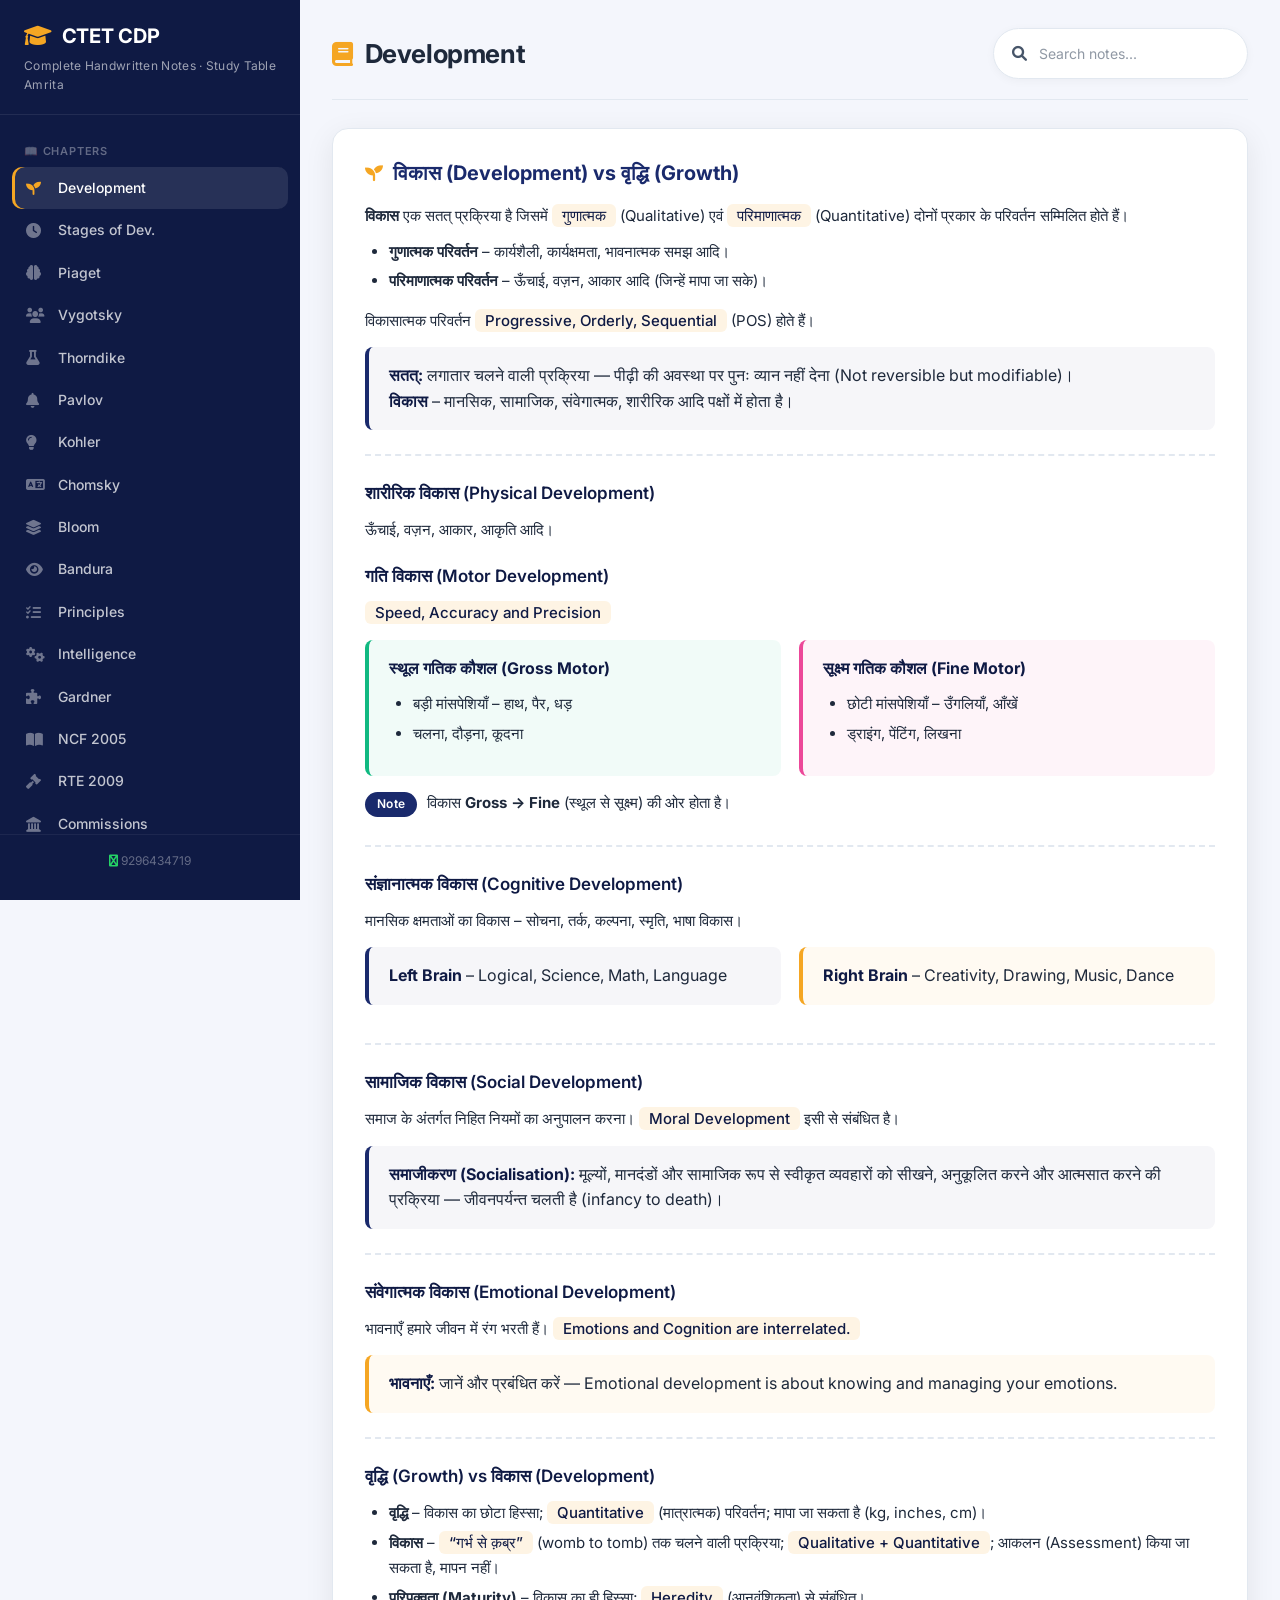
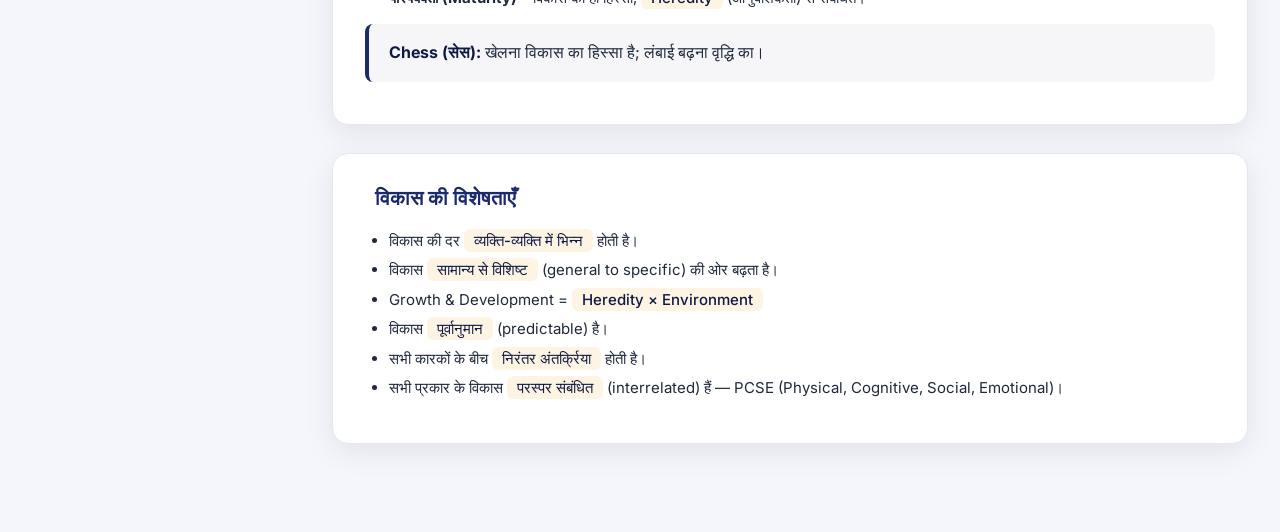
<file: cdpnotes.html>
<!DOCTYPE html>
<html lang="en">
<head>
    <meta charset="UTF-8" />
    <meta name="viewport" content="width=device-width, initial-scale=1.0" />
    <title>CTET CDP Complete Notes – Study Table Amrita</title>
    <!-- Font Awesome for icons -->
    <link rel="stylesheet" href="https://cdnjs.cloudflare.com/ajax/libs/font-awesome/6.0.0-beta3/css/all.min.css" />
    <!-- Google Fonts -->
    <link href="https://fonts.googleapis.com/css2?family=Inter:opsz,wght@14..32,400;14..32,500;14..32,600;14..32,700&display=swap" rel="stylesheet" />
    <style>
        /* ── Reset & Base ── */
        * {
            margin: 0;
            padding: 0;
            box-sizing: border-box;
        }

        :root {
            --primary: #1a2a6c;
            --primary-light: #2d4a8e;
            --primary-dark: #0f1a44;
            --accent: #f5a623;
            --accent-light: #ffd966;
            --bg: #f4f6fc;
            --card-bg: #ffffff;
            --text: #1e293b;
            --text-light: #475569;
            --border: #e2e8f0;
            --shadow: 0 8px 30px rgba(0, 0, 0, 0.08);
            --radius: 16px;
            --sidebar-width: 300px;
            --header-height: 64px;
            --transition: 0.3s cubic-bezier(0.4, 0, 0.2, 1);
        }

        html {
            scroll-behavior: smooth;
        }

        body {
            font-family: 'Inter', -apple-system, BlinkMacSystemFont, sans-serif;
            background: var(--bg);
            color: var(--text);
            line-height: 1.6;
            display: flex;
            min-height: 100vh;
        }

        /* ── Scrollbar ── */
        ::-webkit-scrollbar {
            width: 6px;
            height: 6px;
        }
        ::-webkit-scrollbar-track {
            background: var(--bg);
        }
        ::-webkit-scrollbar-thumb {
            background: var(--primary-light);
            border-radius: 8px;
        }
        ::-webkit-scrollbar-thumb:hover {
            background: var(--primary);
        }

        /* ── Sidebar ── */
        .sidebar {
            position: fixed;
            top: 0;
            left: 0;
            width: var(--sidebar-width);
            height: 100vh;
            background: var(--primary-dark);
            color: #fff;
            overflow-y: auto;
            z-index: 1000;
            transition: transform var(--transition);
            padding: 20px 0 30px;
            display: flex;
            flex-direction: column;
        }

        .sidebar-brand {
            padding: 0 24px 20px;
            border-bottom: 1px solid rgba(255, 255, 255, 0.08);
            flex-shrink: 0;
        }

        .sidebar-brand h1 {
            font-size: 20px;
            font-weight: 700;
            letter-spacing: -0.3px;
            display: flex;
            align-items: center;
            gap: 10px;
        }

        .sidebar-brand h1 i {
            color: var(--accent);
            font-size: 22px;
        }

        .sidebar-brand .sub {
            font-size: 12px;
            color: rgba(255, 255, 255, 0.6);
            margin-top: 4px;
            font-weight: 400;
            letter-spacing: 0.3px;
        }

        .sidebar-nav {
            flex: 1;
            padding: 16px 12px 20px;
            overflow-y: auto;
        }

        .sidebar-nav .nav-label {
            font-size: 11px;
            text-transform: uppercase;
            letter-spacing: 0.8px;
            color: rgba(255, 255, 255, 0.35);
            padding: 12px 12px 6px;
            font-weight: 600;
        }

        .sidebar-nav a {
            display: flex;
            align-items: center;
            gap: 12px;
            padding: 10px 14px;
            border-radius: 10px;
            color: rgba(255, 255, 255, 0.75);
            text-decoration: none;
            font-size: 14px;
            font-weight: 500;
            transition: var(--transition);
            cursor: pointer;
            border: none;
            background: transparent;
            width: 100%;
            text-align: left;
        }

        .sidebar-nav a i {
            width: 20px;
            font-size: 15px;
            color: rgba(255, 255, 255, 0.4);
            transition: var(--transition);
            flex-shrink: 0;
        }

        .sidebar-nav a:hover {
            background: rgba(255, 255, 255, 0.07);
            color: #fff;
        }

        .sidebar-nav a:hover i {
            color: var(--accent);
        }

        .sidebar-nav a.active {
            background: rgba(255, 255, 255, 0.1);
            color: #fff;
            box-shadow: inset 3px 0 0 var(--accent);
        }

        .sidebar-nav a.active i {
            color: var(--accent);
        }

        .sidebar-footer {
            padding: 16px 24px 0;
            border-top: 1px solid rgba(255, 255, 255, 0.06);
            font-size: 12px;
            color: rgba(255, 255, 255, 0.35);
            flex-shrink: 0;
            text-align: center;
        }

        /* ── Mobile Toggle ── */
        .menu-toggle {
            display: none;
            position: fixed;
            top: 14px;
            left: 16px;
            z-index: 1100;
            background: var(--primary-dark);
            color: #fff;
            border: none;
            width: 44px;
            height: 44px;
            border-radius: 12px;
            font-size: 20px;
            cursor: pointer;
            box-shadow: 0 4px 16px rgba(0, 0, 0, 0.15);
            transition: var(--transition);
        }

        .menu-toggle:hover {
            transform: scale(1.04);
        }

        .sidebar-overlay {
            display: none;
            position: fixed;
            inset: 0;
            background: rgba(0, 0, 0, 0.45);
            z-index: 999;
            backdrop-filter: blur(2px);
        }

        /* ── Main Content ── */
        .main {
            margin-left: var(--sidebar-width);
            flex: 1;
            min-height: 100vh;
            padding: 0 32px 60px;
            max-width: 1100px;
        }

        /* ── Header ── */
        .page-header {
            padding: 28px 0 20px;
            display: flex;
            align-items: center;
            justify-content: space-between;
            flex-wrap: wrap;
            gap: 16px;
            border-bottom: 1px solid var(--border);
            margin-bottom: 28px;
            background: var(--bg);
            position: sticky;
            top: 0;
            z-index: 100;
            backdrop-filter: blur(8px);
            background: rgba(244, 246, 252, 0.88);
        }

        .page-header h2 {
            font-size: 26px;
            font-weight: 700;
            letter-spacing: -0.4px;
            display: flex;
            align-items: center;
            gap: 12px;
        }

        .page-header h2 i {
            color: var(--accent);
            font-size: 24px;
        }

        .search-wrap {
            display: flex;
            align-items: center;
            gap: 8px;
            background: var(--card-bg);
            padding: 6px 16px 6px 18px;
            border-radius: 40px;
            box-shadow: 0 2px 10px rgba(0, 0, 0, 0.04);
            border: 1px solid var(--border);
            transition: var(--transition);
            min-width: 220px;
        }

        .search-wrap:focus-within {
            border-color: var(--primary-light);
            box-shadow: 0 0 0 3px rgba(26, 42, 108, 0.12);
        }

        .search-wrap i {
            color: var(--text-light);
            font-size: 15px;
        }

        .search-wrap input {
            border: none;
            outline: none;
            background: transparent;
            padding: 10px 4px;
            font-size: 14px;
            font-family: inherit;
            color: var(--text);
            width: 180px;
        }

        .search-wrap input::placeholder {
            color: var(--text-light);
            opacity: 0.6;
        }

        .search-results-count {
            font-size: 13px;
            color: var(--text-light);
            padding: 0 4px;
            font-weight: 500;
        }

        /* ── Content Cards ── */
        .content-section {
            display: block;
            animation: fadeUp 0.4s ease;
        }

        .content-section.hidden {
            display: none;
        }

        @keyframes fadeUp {
            from {
                opacity: 0;
                transform: translateY(18px);
            }
            to {
                opacity: 1;
                transform: translateY(0);
            }
        }

        .note-card {
            background: var(--card-bg);
            border-radius: var(--radius);
            box-shadow: var(--shadow);
            padding: 28px 32px;
            margin-bottom: 28px;
            border: 1px solid var(--border);
            transition: var(--transition);
        }

        .note-card:hover {
            box-shadow: 0 12px 40px rgba(0, 0, 0, 0.07);
        }

        .note-card h3 {
            font-size: 20px;
            font-weight: 700;
            color: var(--primary);
            margin-bottom: 14px;
            display: flex;
            align-items: center;
            gap: 10px;
        }

        .note-card h3 i {
            color: var(--accent);
            font-size: 18px;
        }

        .note-card h4 {
            font-size: 17px;
            font-weight: 600;
            margin: 20px 0 10px;
            color: var(--primary-dark);
        }

        .note-card p,
        .note-card li {
            color: var(--text);
            font-size: 15px;
            line-height: 1.7;
        }

        .note-card ul,
        .note-card ol {
            padding-left: 24px;
            margin: 10px 0 14px;
        }

        .note-card li {
            margin-bottom: 4px;
        }

        .note-card .highlight {
            background: rgba(245, 166, 35, 0.12);
            padding: 2px 10px;
            border-radius: 6px;
            font-weight: 500;
            color: var(--primary-dark);
        }

        .note-card .tag {
            display: inline-block;
            background: var(--primary);
            color: #fff;
            font-size: 12px;
            font-weight: 600;
            padding: 2px 12px;
            border-radius: 20px;
            letter-spacing: 0.3px;
            margin-right: 6px;
            margin-bottom: 4px;
        }

        .note-card .tag.gold {
            background: var(--accent);
            color: #1e293b;
        }

        .note-card .tag.green {
            background: #10b981;
            color: #fff;
        }

        .note-card .tag.pink {
            background: #ec4899;
            color: #fff;
        }

        .note-card .divider {
            border: none;
            border-top: 2px dashed var(--border);
            margin: 24px 0;
        }

        .grid-2 {
            display: grid;
            grid-template-columns: 1fr 1fr;
            gap: 18px;
        }

        .grid-3 {
            display: grid;
            grid-template-columns: 1fr 1fr 1fr;
            gap: 16px;
        }

        .badge-list {
            display: flex;
            flex-wrap: wrap;
            gap: 8px;
            margin: 10px 0 6px;
        }

        .badge-list .badge {
            background: var(--bg);
            padding: 4px 14px;
            border-radius: 20px;
            font-size: 13px;
            font-weight: 500;
            border: 1px solid var(--border);
            color: var(--text-light);
        }

        .badge-list .badge i {
            margin-right: 6px;
            color: var(--accent);
        }

        /* ── Tables ── */
        .note-table-wrap {
            overflow-x: auto;
            margin: 14px 0 6px;
            border-radius: 12px;
            border: 1px solid var(--border);
        }

        .note-table {
            width: 100%;
            border-collapse: collapse;
            font-size: 14px;
        }

        .note-table th {
            background: var(--primary);
            color: #fff;
            font-weight: 600;
            padding: 12px 16px;
            text-align: left;
        }

        .note-table td {
            padding: 10px 16px;
            border-bottom: 1px solid var(--border);
        }

        .note-table tr:last-child td {
            border-bottom: none;
        }

        .note-table tr:nth-child(even) {
            background: rgba(0, 0, 0, 0.02);
        }

        /* ── Special Blocks ── */
        .info-box {
            background: rgba(26, 42, 108, 0.04);
            border-left: 4px solid var(--primary);
            padding: 16px 20px;
            border-radius: 8px;
            margin: 14px 0;
        }

        .info-box.warm {
            border-left-color: var(--accent);
            background: rgba(245, 166, 35, 0.06);
        }

        .info-box.green {
            border-left-color: #10b981;
            background: rgba(16, 185, 129, 0.06);
        }

        .info-box.pink {
            border-left-color: #ec4899;
            background: rgba(236, 72, 153, 0.06);
        }

        .info-box strong {
            color: var(--primary-dark);
        }

        .stage-grid {
            display: grid;
            grid-template-columns: 1fr 1fr;
            gap: 16px;
            margin: 12px 0;
        }

        .stage-card {
            background: var(--bg);
            border-radius: 12px;
            padding: 16px 20px;
            border: 1px solid var(--border);
        }

        .stage-card .age {
            font-weight: 700;
            color: var(--primary);
            font-size: 15px;
        }

        .stage-card .name {
            font-weight: 600;
            font-size: 16px;
            margin: 2px 0 6px;
        }

        .stage-card ul {
            padding-left: 18px;
            margin: 6px 0 0;
            font-size: 14px;
        }

        /* ── Search Highlight ── */
        .search-highlight {
            background: rgba(245, 166, 35, 0.35);
            padding: 1px 4px;
            border-radius: 4px;
        }

        /* ── No results ── */
        .no-results {
            text-align: center;
            padding: 60px 20px;
            color: var(--text-light);
        }

        .no-results i {
            font-size: 48px;
            color: var(--border);
            margin-bottom: 16px;
        }

        .no-results h3 {
            font-size: 20px;
            font-weight: 600;
            color: var(--text);
        }

        /* ── Responsive ── */
        @media (max-width: 1024px) {
            .grid-2,
            .grid-3 {
                grid-template-columns: 1fr;
            }
            .stage-grid {
                grid-template-columns: 1fr;
            }
        }

        @media (max-width: 820px) {
            .sidebar {
                transform: translateX(-100%);
            }
            .sidebar.open {
                transform: translateX(0);
            }
            .sidebar-overlay.active {
                display: block;
            }
            .menu-toggle {
                display: flex;
                align-items: center;
                justify-content: center;
            }
            .main {
                margin-left: 0;
                padding: 0 18px 40px;
            }
            .page-header {
                padding-top: 72px;
                flex-direction: column;
                align-items: stretch;
                gap: 12px;
            }
            .page-header h2 {
                font-size: 22px;
            }
            .search-wrap {
                width: 100%;
            }
            .search-wrap input {
                width: 100%;
            }
            .note-card {
                padding: 20px 18px;
            }
            .note-card h3 {
                font-size: 18px;
            }
        }

        @media (max-width: 480px) {
            .note-card {
                padding: 16px 14px;
            }
            .page-header h2 {
                font-size: 19px;
            }
            .sidebar-brand h1 {
                font-size: 17px;
            }
            .sidebar-nav a {
                font-size: 13px;
                padding: 8px 12px;
            }
        }

        /* ── Print tweaks ── */
        @media print {
            .sidebar,
            .menu-toggle,
            .sidebar-overlay,
            .search-wrap {
                display: none !important;
            }
            .main {
                margin-left: 0 !important;
                padding: 20px !important;
            }
            .page-header {
                position: static !important;
                background: transparent !important;
                backdrop-filter: none !important;
            }
            .note-card {
                break-inside: avoid;
                box-shadow: none;
                border: 1px solid #ccc;
            }
        }
    </style>
</head>
<body>

    <!-- ─── Mobile Toggle ─── -->
    <button class="menu-toggle" id="menuToggle" aria-label="Toggle navigation">
        <i class="fas fa-bars"></i>
    </button>
    <div class="sidebar-overlay" id="sidebarOverlay"></div>

    <!-- ─── Sidebar ─── -->
    <aside class="sidebar" id="sidebar">
        <div class="sidebar-brand">
            <h1><i class="fas fa-graduation-cap"></i> CTET CDP</h1>
            <div class="sub">Complete Handwritten Notes · Study Table Amrita</div>
        </div>
        <nav class="sidebar-nav" id="sidebarNav">
            <div class="nav-label">📖 Chapters</div>
            <a href="#" data-section="development" class="active"><i class="fas fa-seedling"></i> Development</a>
            <a href="#" data-section="stages"><i class="fas fa-clock"></i> Stages of Dev.</a>
            <a href="#" data-section="piaget"><i class="fas fa-brain"></i> Piaget</a>
            <a href="#" data-section="vygotsky"><i class="fas fa-users"></i> Vygotsky</a>
            <a href="#" data-section="thorndike"><i class="fas fa-flask"></i> Thorndike</a>
            <a href="#" data-section="pavlov"><i class="fas fa-bell"></i> Pavlov</a>
            <a href="#" data-section="kohler"><i class="fas fa-lightbulb"></i> Kohler</a>
            <a href="#" data-section="chomsky"><i class="fas fa-language"></i> Chomsky</a>
            <a href="#" data-section="bloom"><i class="fas fa-layer-group"></i> Bloom</a>
            <a href="#" data-section="bandura"><i class="fas fa-eye"></i> Bandura</a>
            <a href="#" data-section="principles"><i class="fas fa-list-check"></i> Principles</a>
            <a href="#" data-section="intelligence"><i class="fas fa-cogs"></i> Intelligence</a>
            <a href="#" data-section="gardner"><i class="fas fa-puzzle-piece"></i> Gardner</a>
            <a href="#" data-section="ncf"><i class="fas fa-book-open"></i> NCF 2005</a>
            <a href="#" data-section="rte"><i class="fas fa-gavel"></i> RTE 2009</a>
            <a href="#" data-section="commissions"><i class="fas fa-landmark"></i> Commissions</a>
            <a href="#" data-section="child-centered"><i class="fas fa-child"></i> Child Centered</a>
            <a href="#" data-section="learning-disabilities"><i class="fas fa-puzzle-piece"></i> Learning Disabilities</a>
            <a href="#" data-section="teaching-methods"><i class="fas fa-chalkboard"></i> Teaching Methods</a>
            <a href="#" data-section="socialization"><i class="fas fa-handshake"></i> Socialization</a>
            <a href="#" data-section="cce"><i class="fas fa-chart-line"></i> CCE</a>
            <a href="#" data-section="gender"><i class="fas fa-venus-mars"></i> Gender</a>
            <a href="#" data-section="individual-differences"><i class="fas fa-user-plus"></i> Individual Differences</a>
            <a href="#" data-section="emotions"><i class="fas fa-heart"></i> Emotions</a>
            <a href="#" data-section="motivation"><i class="fas fa-rocket"></i> Motivation</a>
            <a href="#" data-section="thinking"><i class="fas fa-lightbulb"></i> Thinking</a>
            <a href="#" data-section="diagnostic"><i class="fas fa-stethoscope"></i> Diagnostic &amp; Remedial</a>
            <a href="#" data-section="nep2020"><i class="fas fa-flag"></i> NEP 2020</a>
            <a href="#" data-section="metacognition"><i class="fas fa-arrows-spin"></i> Metacognition</a>
        </nav>
        <div class="sidebar-footer">
            <i class="fas fa-whatsapp" style="color:#25D366;"></i> 9296434719
        </div>
    </aside>

    <!-- ─── Main ─── -->
    <main class="main" id="mainContent">

        <!-- Header -->
        <header class="page-header">
            <h2><i class="fas fa-book"></i> <span id="sectionTitle">Development</span></h2>
            <div class="search-wrap">
                <i class="fas fa-search"></i>
                <input type="text" id="searchInput" placeholder="Search notes..." autocomplete="off" />
                <span class="search-results-count" id="searchCount"></span>
            </div>
        </header>

        <!-- ─── All Sections ─── -->
        <div id="sectionsContainer">

            <!-- ============================================================ -->
            <!-- SECTION: Development -->
            <!-- ============================================================ -->
            <div class="content-section" data-section="development">
                <div class="note-card">
                    <h3><i class="fas fa-seedling"></i> विकास (Development) vs वृद्धि (Growth)</h3>
                    <p><strong>विकास</strong> एक सतत् प्रक्रिया है जिसमें <span class="highlight">गुणात्मक</span> (Qualitative) एवं <span class="highlight">परिमाणात्मक</span> (Quantitative) दोनों प्रकार के परिवर्तन सम्मिलित होते हैं।</p>
                    <ul>
                        <li><strong>गुणात्मक परिवर्तन</strong> – कार्यशैली, कार्यक्षमता, भावनात्मक समझ आदि।</li>
                        <li><strong>परिमाणात्मक परिवर्तन</strong> – ऊँचाई, वज़न, आकार आदि (जिन्हें मापा जा सके)।</li>
                    </ul>
                    <p>विकासात्मक परिवर्तन <span class="highlight">Progressive, Orderly, Sequential</span> (POS) होते हैं।</p>
                    <div class="info-box">
                        <strong>सतत्:</strong> लगातार चलने वाली प्रक्रिया — पीढ़ी की अवस्था पर पुनः व्यान नहीं देना (Not reversible but modifiable)।<br>
                        <strong>विकास</strong> – मानसिक, सामाजिक, संवेगात्मक, शारीरिक आदि पक्षों में होता है।
                    </div>
                    <hr class="divider" />

                    <h4>शारीरिक विकास (Physical Development)</h4>
                    <p>ऊँचाई, वज़न, आकार, आकृति आदि।</p>

                    <h4>गति विकास (Motor Development)</h4>
                    <p><span class="highlight">Speed, Accuracy and Precision</span></p>
                    <div class="grid-2">
                        <div class="info-box green">
                            <strong>स्थूल गतिक कौशल (Gross Motor)</strong>
                            <ul>
                                <li>बड़ी मांसपेशियाँ – हाथ, पैर, धड़</li>
                                <li>चलना, दौड़ना, कूदना</li>
                            </ul>
                        </div>
                        <div class="info-box pink">
                            <strong>सूक्ष्म गतिक कौशल (Fine Motor)</strong>
                            <ul>
                                <li>छोटी मांसपेशियाँ – उँगलियाँ, आँखें</li>
                                <li>ड्राइंग, पेंटिंग, लिखना</li>
                            </ul>
                        </div>
                    </div>
                    <p><span class="tag">Note</span> विकास <strong>Gross → Fine</strong> (स्थूल से सूक्ष्म) की ओर होता है।</p>
                    <hr class="divider" />

                    <h4>संज्ञानात्मक विकास (Cognitive Development)</h4>
                    <p>मानसिक क्षमताओं का विकास – सोचना, तर्क, कल्पना, स्मृति, भाषा विकास।</p>
                    <div class="grid-2">
                        <div class="info-box">
                            <strong>Left Brain</strong> – Logical, Science, Math, Language
                        </div>
                        <div class="info-box warm">
                            <strong>Right Brain</strong> – Creativity, Drawing, Music, Dance
                        </div>
                    </div>
                    <hr class="divider" />

                    <h4>सामाजिक विकास (Social Development)</h4>
                    <p>समाज के अंतर्गत निहित नियमों का अनुपालन करना। <span class="highlight">Moral Development</span> इसी से संबंधित है।</p>
                    <div class="info-box">
                        <strong>समाजीकरण (Socialisation):</strong> मूल्यों, मानदंडों और सामाजिक रूप से स्वीकृत व्यवहारों को सीखने, अनुकूलित करने और आत्मसात करने की प्रक्रिया — जीवनपर्यन्त चलती है (infancy to death)।
                    </div>
                    <hr class="divider" />

                    <h4>संवेगात्मक विकास (Emotional Development)</h4>
                    <p>भावनाएँ हमारे जीवन में रंग भरती हैं। <span class="highlight">Emotions and Cognition are interrelated.</span></p>
                    <div class="info-box warm">
                        <strong>भावनाएँ:</strong> जानें और प्रबंधित करें — Emotional development is about knowing and managing your emotions.
                    </div>
                    <hr class="divider" />

                    <h4>वृद्धि (Growth) vs विकास (Development)</h4>
                    <ul>
                        <li><strong>वृद्धि</strong> – विकास का छोटा हिस्सा; <span class="highlight">Quantitative</span> (मात्रात्मक) परिवर्तन; मापा जा सकता है (kg, inches, cm)।</li>
                        <li><strong>विकास</strong> – <span class="highlight">“गर्भ से क़ब्र”</span> (womb to tomb) तक चलने वाली प्रक्रिया; <span class="highlight">Qualitative + Quantitative</span>; आकलन (Assessment) किया जा सकता है, मापन नहीं।</li>
                        <li><strong>परिपक्वता (Maturity)</strong> – विकास का ही हिस्सा; <span class="highlight">Heredity</span> (आनुवंशिकता) से संबंधित।</li>
                    </ul>
                    <div class="info-box">
                        <strong>Chess (सेस):</strong> खेलना विकास का हिस्सा है; लंबाई बढ़ना वृद्धि का।
                    </div>
                </div>

                <div class="note-card">
                    <h3><i class="fas fa-arrows-spin"></i> विकास की विशेषताएँ</h3>
                    <ul>
                        <li>विकास की दर <span class="highlight">व्यक्ति-व्यक्ति में भिन्न</span> होती है।</li>
                        <li>विकास <span class="highlight">सामान्य से विशिष्ट</span> (general to specific) की ओर बढ़ता है।</li>
                        <li>Growth &amp; Development = <span class="highlight">Heredity × Environment</span></li>
                        <li>विकास <span class="highlight">पूर्वानुमान</span> (predictable) है।</li>
                        <li>सभी कारकों के बीच <span class="highlight">निरंतर अंतर्क्रिया</span> होती है।</li>
                        <li>सभी प्रकार के विकास <span class="highlight">परस्पर संबंधित</span> (interrelated) हैं — PCSE (Physical, Cognitive, Social, Emotional)।</li>
                    </ul>
                </div>
            </div>

            <!-- ============================================================ -->
            <!-- SECTION: Stages of Development -->
            <!-- ============================================================ -->
            <div class="content-section hidden" data-section="stages">
                <div class="note-card">
                    <h3><i class="fas fa-clock"></i> विकास की अवस्थाएँ (Stages of Development)</h3>
                    <div class="stage-grid">
                        <div class="stage-card">
                            <div class="age">0 – 2 वर्ष</div>
                            <div class="name">शैशवावस्था (Infancy)</div>
                            <ul>
                                <li>इन्द्रियों (Senses) से सीखता है।</li>
                                <li>Motor Action (गति क्रिया) द्वारा सीखता है।</li>
                                <li>Sensitive Period — ज्ञानेन्द्रियाँ सक्रिय।</li>
                                <li>Physical &amp; Mental Development – तीव्र (fast)।</li>
                            </ul>
                        </div>
                        <div class="stage-card">
                            <div class="age">2 – 6 वर्ष</div>
                            <div class="name">पूर्व बाल्यावस्था (Early Childhood)</div>
                            <ul>
                                <li>Toy age / Play age (Erikson)</li>
                                <li><span class="highlight">Fastest Language Development</span></li>
                                <li>Imitative age (नकल करके सीखना)</li>
                                <li>Physical Development – fastest after birth</li>
                                <li>Socialization भी rapid होती है।</li>
                            </ul>
                        </div>
                        <div class="stage-card">
                            <div class="age">6 – 12 वर्ष</div>
                            <div class="name">उत्तर बाल्यावस्था (Later Childhood)</div>
                            <ul>
                                <li>Gang age (टोली अवस्था)</li>
                                <li>Game age / Sports</li>
                                <li>Elementary school age</li>
                            </ul>
                        </div>
                        <div class="stage-card">
                            <div class="age">12 – 18 वर्ष</div>
                            <div class="name">किशोरावस्था (Adolescence)</div>
                            <ul>
                                <li>W.H.O. — 10–19 वर्ष (विस्तृत)</li>
                                <li>पहचान निर्माण, अमूर्त चिंतन</li>
                            </ul>
                        </div>
                    </div>
                    <div class="info-box">
                        <strong>Prenatal Stage (प्रसवपूर्व अवस्था):</strong> गर्भधारण से जन्म तक — 9 माह 10 दिन / 280 दिन / 40 सप्ताह। इस अवस्था का पूर्ण विकास गर्भवती माँ पर निर्भर करता है।
                    </div>
                </div>
            </div>

            <!-- ============================================================ -->
            <!-- SECTION: Piaget -->
            <!-- ============================================================ -->
            <div class="content-section hidden" data-section="piaget">
                <div class="note-card">
                    <h3><i class="fas fa-brain"></i> जीन पियाजे – संज्ञानात्मक विकास का सिद्धांत</h3>
                    <p><span class="tag">Switzerland</span> <span class="tag gold">Cognitive Development Theory</span></p>
                    <ul>
                        <li>पियाजे स्विट्ज़रलैंड के मनोवैज्ञानिक थे।</li>
                        <li>इन्होंने अपने बच्चों व आस-पड़ोस के बच्चों पर संज्ञानात्मक विकास का अध्ययन किया।</li>
                        <li>इसे <span class="highlight">“विकासात्मक सिद्धांत”</span> और <span class="highlight">“अवस्था का सिद्धांत”</span> भी कहा जाता है।</li>
                        <li>बच्चे <span class="highlight">सक्रिय ज्ञान निर्माता</span> हैं – वैज्ञानिक की तरह अपने सिद्धांतों की रचना करते हैं।</li>
                    </ul>
                    <hr class="divider" />

                    <h4>संज्ञानात्मक विकास की अवधारणाएँ</h4>
                    <ul>
                        <li><strong>अनुकूलन (Adaptation):</strong> वातावरण के अनुसार स्वयं को ढालना।
                            <ul>
                                <li><strong>आत्मसात्करण (Assimilation):</strong> पूर्व ज्ञान को नए ज्ञान के साथ जोड़ना।</li>
                                <li><strong>समायोजन (Accommodation):</strong> पूर्व ज्ञान में परिवर्तन करके वातावरण से तालमेल बिठाना।</li>
                            </ul>
                        </li>
                        <li><strong>सम्मयधारण / संतुलन (Equilibration):</strong> आत्मसात्करण और समायोजन के बीच संतुलन कायम करना।</li>
                        <li><strong>स्कीम्म (Schemes):</strong> अनुभव या व्यवहार की संगठित संज्ञानात्मक संरचना।</li>
                        <li><strong>स्कीमा (Schema):</strong> मस्तिष्क में संग्रहित जानकारी का उपयोग करके किसी विषय के प्रति धारणा बनाना।</li>
                    </ul>
                    <hr class="divider" />

                    <h4>पियाजे के संज्ञानात्मक विकास की चार अवस्थाएँ</h4>

                    <div class="info-box green">
                        <strong>1. संवेदी-पेशीय अवस्था (Sensory-Motor Stage) — 0–2 वर्ष</strong>
                        <ul>
                            <li>बच्चा इन्द्रियों के माध्यम से सीखता है।</li>
                            <li><span class="highlight">“वस्तु स्थायित्व” (Object Permanence)</span> – बच्चा वस्तुओं की छाप मस्तिष्क में बनाने लगता है, छिपी वस्तु को भी ढूँढ़ लेता है।</li>
                        </ul>
                    </div>

                    <div class="info-box warm">
                        <strong>2. प्रवं-संक्रियात्मक अवस्था (Pre-Operational Stage) — 2–7 वर्ष</strong>
                        <ul>
                            <li>क्रिया करने से पहले की अवस्था – देखता है, समझता है, लेकिन क्रिया नहीं कर पाता।</li>
                            <li><strong>जीववाद (Animism):</strong> सजीव व निर्जीव में अंतर नहीं कर पाता।</li>
                            <li><strong>अहंकेन्द्रित (Egocentrism):</strong> सोचता है कि सब लोग उसी तरह सोचते हैं जैसे वह सोचता है।</li>
                            <li><strong>अपलटनीय (Irreversibility):</strong> वस्तुओं, संख्याओं को उलट-पलट नहीं सीखता। (जैसे 4+6=10, 6+4=?)</li>
                            <li>मुद्रा, संप्रत्याय, दूरी, भार, ऊँचाई आदि की अवधारणा का अभाव।</li>
                            <li><strong>केंद्रिकरण (Centration):</strong> एक विशेषता पर ध्यान केंद्रित करता है।</li>
                        </ul>
                    </div>

                    <div class="info-box">
                        <strong>3. मूर्त-संक्रियात्मक अवस्था (Concrete Operational Stage) — 7–11 वर्ष</strong>
                        <ul>
                            <li>सामने रखी वस्तुओं को देखकर चिंतन कर सकता है।</li>
                            <li>अपलटनीय, जीववाद, मुद्रा, भार आदि अवधारणाओं का विकास होता है।</li>
                            <li><strong>आगमनात्मक तर्कणा (Inductive Reasoning):</strong> उदाहरणों के आधार पर तर्क करना। <br> <span class="tag">जैसे</span> “पेड़ हमारे लिए अच्छे हैं क्योंकि हमें ऑक्सीजन मिलती है।”</li>
                        </ul>
                    </div>

                    <div class="info-box pink">
                        <strong>4. औपचारिक संक्रियात्मक अवस्था (Formal Operational Stage) — 11–15 वर्ष</strong>
                        <ul>
                            <li>संज्ञान की सर्वोच्च अवस्था।</li>
                            <li><span class="highlight">अमूर्त चिंतन</span> (Abstract thinking) करने लगता है।</li>
                            <li><strong>निगमनात्मक तर्कणा (Deductive Reasoning):</strong> नियमों के आधार पर तर्क करना। <br> <span class="tag">जैसे</span> Maths के प्रश्न mind में ही हल कर लेते हैं क्योंकि नियम पता हैं।</li>
                        </ul>
                    </div>
                </div>
            </div>

            <!-- ============================================================ -->
            <!-- SECTION: Vygotsky -->
            <!-- ============================================================ -->
            <div class="content-section hidden" data-section="vygotsky">
                <div class="note-card">
                    <h3><i class="fas fa-users"></i> लेव वाइगोत्स्की – सामाजिक-सांस्कृतिक सिद्धांत</h3>
                    <ul>
                        <li>वाइगोत्स्की रूसी मनोवैज्ञानिक थे।</li>
                        <li>इन्होंने <span class="highlight">सामाजिक-सांस्कृतिक सिद्धांत</span> का प्रतिपादन किया।</li>
                        <li>बच्चा अपने समाज और संस्कृति से अंतर्क्रिया (Interaction) करके सीखता है → <strong>सामाजिक अंतर्क्रिया के बाद विकास</strong> होता है। (पियाजे के विपरीत – पहले विकास, फिर अधिगम)</li>
                    </ul>
                    <hr class="divider" />

                    <h4>दो महत्वपूर्ण अवधारणाएँ</h4>
                    <div class="info-box green">
                        <strong>(i) ZPD (Zone of Proximal Development) / समीपस्थ विकास का क्षेत्र</strong>
                        <p>वास्तविक विकास (real development) के स्तर तथा संभावित विकास (potential development) के स्तर के बीच के अंतर को <span class="highlight">समीपस्थ विकास का क्षेत्र</span> कहते हैं।</p>
                    </div>
                    <div class="info-box warm">
                        <strong>(ii) Scaffolding (पाइ/ढाँचा)</strong>
                        <p>व्यवस्था द्वारा दी जाने वाली <span class="highlight">Temporary help</span> या Guidance को Scaffolding कहते हैं।</p>
                        <p><strong>MKO → More Knowledgeable Other:</strong> Teacher, Parents, Friend आदि।</p>
                    </div>
                    <hr class="divider" />

                    <h4>भाषा पर विचार</h4>
                    <ul>
                        <li>भाषा और चिंतन <strong>शुरू में अलग</strong> होते हैं, लेकिन बाद में <strong>एक साथ</strong> चलते हैं।</li>
                        <li>पहले भाषा आती है, फिर विचार।</li>
                        <li><strong>निजी भाषण / आंतरिक भाषा (Private Speech):</strong> बच्चा अपने कार्यों के निर्देशन के लिए भाषा का उपयोग करता है।</li>
                    </ul>
                </div>
            </div>

            <!-- ============================================================ -->
            <!-- SECTION: Thorndike -->
            <!-- ============================================================ -->
            <div class="content-section hidden" data-section="thorndike">
                <div class="note-card">
                    <h3><i class="fas fa-flask"></i> ई.एल. थार्नडाइक – त्रुटि एवं प्रयास का सिद्धांत</h3>
                    <ul>
                        <li>थार्नडाइक अमेरिकी मनोवैज्ञानिक, पशु वैज्ञानिक थे।</li>
                        <li>अधिगम के सबसे पहले नियम इन्होंने दिए।</li>
                        <li>इन्हें <span class="highlight">“प्रथम शैक्षिक मनोवैज्ञानिक”</span> कहा जाता है।</li>
                        <li>पुस्तक – <em>Educational Psychology and Animal Intelligence</em></li>
                    </ul>
                    <div class="info-box warm">
                        <strong>प्रयोग:</strong> थार्नडाइक ने एक पिंजरे में भूखी बिल्ली को बंद किया। पिंजरे में लीवर था, जिस पर पैर पड़ने पर गेट खुलता था। बिल्ली भागदौड़ करते-करते अचानक लीवर पर पैर रख देती और बाहर मछली तक पहुँच जाती। — <span class="highlight">प्रयास से त्रुटियाँ, अंततः सीख</span>।
                    </div>
                    <hr class="divider" />

                    <h4>थार्नडाइक के नियम</h4>
                    <h5>प्राथमिक नियम (Primary Laws)</h5>
                    <ul>
                        <li><strong>अभ्यास का नियम (Law of Exercise):</strong> जितना अभ्यास, उतना सीखना।</li>
                        <li><strong>तत्परता का नियम (Law of Readiness):</strong> जितनी तत्परता, उतनी जल्दी सीखना।</li>
                        <li><strong>प्रभाव का नियम (Law of Effect):</strong> संतोषजनक सीख → तीव्र सीख; असंतोषजनक → सीखना संभव नहीं। (पुरस्कार और दंड का महत्व)</li>
                    </ul>
                    <h5>गौण नियम (Secondary Laws)</h5>
                    <ul>
                        <li><strong>मनोवृत्ति / अभिवृत्ति का नियम (Law of Disposition):</strong> Positive अभिवृत्ति → अधिक सीख; नकारात्मक → कम सीख।</li>
                        <li><strong>आंशिक क्रिया का नियम (Law of Partial Action):</strong> कार्य को छोटे-छोटे भागों में बाँटकर करें → शीघ्र एवं सरल।</li>
                    </ul>
                </div>
            </div>

            <!-- ============================================================ -->
            <!-- SECTION: Pavlov -->
            <!-- ============================================================ -->
            <div class="content-section hidden" data-section="pavlov">
                <div class="note-card">
                    <h3><i class="fas fa-bell"></i> पावलव – शास्त्रीय अनुबंधन सिद्धांत (Classical Conditioning)</h3>
                    <ul>
                        <li>आई.पी. पावलव – रूसी वैज्ञानिक, <span class="highlight">1904 में नोबेल पुरस्कार</span>।</li>
                        <li>किसी उत्तेजना के साथ Signal दे दिया जाए तो वैसी ही प्रतिक्रिया होगी।</li>
                    </ul>
                    <div class="info-box warm">
                        <strong>प्रयोग:</strong> पावलव ने भूखे कुत्ते को खाना दिया। खाना देने से पहले घंटी बजाता था। कुछ दिन बाद कुत्ते ने घंटी और खाने के बीच संबंध स्थापित कर लिया – घंटी बजते ही लार टपकने लगी।
                    </div>
                    <hr class="divider" />

                    <h4>महत्वपूर्ण अवधारणाएँ</h4>
                    <ul>
                        <li><strong>उद्धीपक सामानीकरण (Stimulus Generalization):</strong> मिलते-जुलते उद्दीपनों के प्रति भी वैसी ही प्रतिक्रिया। (अलग-अलग घंटियों पर भी लार)</li>
                        <li><strong>विलोपन (Extinction):</strong> Conditioned Stimulus के बाद Unconditioned Stimulus न देने पर प्रतिक्रिया बंद हो जाती है।</li>
                        <li><strong>विभेद (Discrimination):</strong> Original Stimulus और अन्य Stimulus के बीच अंतर करना सीख जाता है।</li>
                    </ul>
                </div>
            </div>

            <!-- ============================================================ -->
            <!-- SECTION: Kohler -->
            <!-- ============================================================ -->
            <div class="content-section hidden" data-section="kohler">
                <div class="note-card">
                    <h3><i class="fas fa-lightbulb"></i> कोहलर – सूझ / अंतर्दृष्टि का सिद्धांत (Insight Theory)</h3>
                    <p><span class="tag">Gestalt Theory</span> <span class="tag gold">Whole is greater than sum of parts</span></p>
                    <ul>
                        <li>गेस्टाल्ट शब्द जर्मन है – अर्थ: <span class="highlight">आकृति की समग्रता / संपूर्ण</span>।</li>
                        <li>प्रतिपादक: वर्द्धमर, कोफ़का, कोहलर।</li>
                        <li>अंतर्दृष्टि अधिगम सिद्धांत का श्रेय <span class="highlight">कोहलर</span> को जाता है।</li>
                        <li>समस्या पर <span class="highlight">अचानक</span> मस्तिष्क में आया समाधान – सूझ (Insight)।</li>
                    </ul>
                    <div class="info-box warm">
                        <strong>प्रयोग:</strong> कोहलर ने ‘सुलगान’ नामक Chimpanzee (वनमानुष) पर प्रयोग किया। छत पर केले लटकाए। Chimpanzee उछलकर पकड़ने का प्रयास करता, पर नहीं पहुँच पाता। फिर उसने छड़ी और बॉक्स का <span class="highlight">समग्र (whole)</span> रूप से उपयोग करके केले तोड़ लिए। — <span class="highlight">मानसिक प्रक्रिया, अंतर्दृष्टि</span>।
                    </div>
                </div>
            </div>

            <!-- ============================================================ -->
            <!-- SECTION: Chomsky -->
            <!-- ============================================================ -->
            <div class="content-section hidden" data-section="chomsky">
                <div class="note-card">
                    <h3><i class="fas fa-language"></i> नोम चॉम्स्की – भाषा विकास का सिद्धांत (Inborn Theory)</h3>
                    <ul>
                        <li>चॉम्स्की अमेरिका के भाषावैज्ञानिक थे।</li>
                        <li>इनका मानना था कि बच्चे में भाषा सीखने की <span class="highlight">स्वाभाविक क्षमता (Innate)</span> होती है।</li>
                        <li>बच्चे के मस्तिष्क में <span class="highlight">LAD (Language Acquisition Device)</span> होता है, जिससे बच्चा भाषा सीखता है।</li>
                    </ul>
                    <div class="info-box">
                        <strong>सार्वभौमिक व्याकरण (Universal Grammar):</strong> सभी भाषाओं में व्याकरण की मूल संरचना जन्मजात होती है।
                    </div>
                    <hr class="divider" />

                    <h4>भाषा के दो स्तर</h4>
                    <ul>
                        <li><strong>सतही संरचना (Surface level):</strong> केवल शब्दों/वाक्यों को सुनता/बोलता है, अर्थ नहीं समझता। <br> <span class="tag">जैसे</span> मम्मी, पापा, खाना, पीना</li>
                        <li><strong>गहरी संरचना (Deep level):</strong> शब्दों के अर्थ एवं व्याकरण की समझ होती है।</li>
                    </ul>
                </div>
            </div>

            <!-- ============================================================ -->
            <!-- SECTION: Bloom -->
            <!-- ============================================================ -->
            <div class="content-section hidden" data-section="bloom">
                <div class="note-card">
                    <h3><i class="fas fa-layer-group"></i> ब्लूम की शैक्षिक उद्देश्यों की वर्गीकरण (Bloom's Taxonomy)</h3>
                    <p>ब्लूम ने शैक्षिक उद्देश्यों को तीन पक्षों में वर्गीकृत किया:</p>
                    <hr class="divider" />

                    <div class="info-box">
                        <h4>1. संज्ञानात्मक पक्ष (Cognitive Domain)</h4>
                        <p>ज्ञान, समझ, अनुप्रयोग, विश्लेषण, संश्लेषण, मूल्यांकन</p>
                        <div class="badge-list">
                            <span class="badge"><i class="fas fa-chevron-right"></i> Knowledge</span>
                            <span class="badge"><i class="fas fa-chevron-right"></i> Comprehension</span>
                            <span class="badge"><i class="fas fa-chevron-right"></i> Application</span>
                            <span class="badge"><i class="fas fa-chevron-right"></i> Analysis</span>
                            <span class="badge"><i class="fas fa-chevron-right"></i> Synthesis</span>
                            <span class="badge"><i class="fas fa-chevron-right"></i> Evaluation</span>
                        </div>
                    </div>

                    <div class="info-box warm">
                        <h4>2. भावनात्मक पक्ष (Affective Domain)</h4>
                        <ul>
                            <li>अभिग्रहण (Receiving)</li>
                            <li>अनुक्रिया (Responding)</li>
                            <li>आकलन (Valuing)</li>
                            <li>संगठन (Organisation)</li>
                            <li>मूल्यों का वर्गीकरण / विशेषीकरण (Characterization by a Value or Value Complex)</li>
                        </ul>
                    </div>

                    <div class="info-box pink">
                        <h4>3. क्रियात्मक पक्ष (Psychomotor Domain)</h4>
                        <ul>
                            <li>सहज क्रियात्मक संचालन (Reflex Movements)</li>
                            <li>आधारभूत संचालन (Basic Fundamental)</li>
                            <li>शारीरिक योग्यताएँ (Physical Ability)</li>
                            <li>प्रत्यक्षीकरण योग्यताएँ (Perceptual Ability)</li>
                            <li>कौशलयुक्त संचालन (Skilled Movement)</li>
                            <li>सुसंगत / सांकेतिक संप्रेषण (Non-discursive Communication)</li>
                        </ul>
                    </div>
                </div>
            </div>

            <!-- ============================================================ -->
            <!-- SECTION: Bandura -->
            <!-- ============================================================ -->
            <div class="content-section hidden" data-section="bandura">
                <div class="note-card">
                    <h3><i class="fas fa-eye"></i> अल्बर्ट बंदुरा – सामाजिक अधिगम सिद्धांत (Social Learning Theory)</h3>
                    <ul>
                        <li>अल्बर्ट बंदुरा – कनाडा के मनोवैज्ञानिक।</li>
                        <li>दूसरों के व्यवहार को देखकर सीखना – <span class="highlight">अवलोकनात्मक अधिगम (Observational Learning)</span>।</li>
                        <li>इसे <strong>अनुकरण (Imitation)</strong> या <strong>Modelling</strong> भी कहते हैं।</li>
                    </ul>
                    <div class="info-box warm">
                        <strong>प्रयोग:</strong> बंदुरा ने बच्चों को 3 फिल्म दिखाई – बीबी डॉल (Bobo Doll) प्रयोग।
                    </div>
                    <hr class="divider" />

                    <h4>बंदुरा के अनुसार अधिगम के चरण</h4>
                    <div class="grid-2">
                        <div class="info-box"><strong>1. Attention</strong> – ध्यान (अवधान)</div>
                        <div class="info-box"><strong>2. Retention</strong> – धारण (स्मरण)</div>
                        <div class="info-box"><strong>3. Reproduction</strong> – पुनरुत्पादन (अनुक्रिया)</div>
                        <div class="info-box"><strong>4. Motivation</strong> – अभिप्रेरणा (प्रेरणा)</div>
                    </div>
                </div>
            </div>

            <!-- ============================================================ -->
            <!-- SECTION: Principles of Child Development -->
            <!-- ============================================================ -->
            <div class="content-section hidden" data-section="principles">
                <div class="note-card">
                    <h3><i class="fas fa-list-check"></i> बाल विकास के सिद्धांत (Principles of Child Development)</h3>
                    <ol>
                        <li><strong>समान प्रतिमान का सिद्धांत (Uniform Pattern):</strong> प्रत्येक जाति अपनी जाति के अनुसार विकास के प्रतिमान का अनुसरण करती है। (मानव, हाथी)</li>
                        <li><strong>विकास की दिशा का सिद्धांत (Direction):</strong> सिर से पैर की ओर – <span class="highlight">मस्तकाधीमुखी (Cephalocaudal)</span>; मध्य से बाहर – <span class="highlight">समीपदूरपीमुखी (Proximodistal)</span>।</li>
                        <li><strong>निरंतरता का सिद्धांत (Continuity):</strong> विकास कभी न रुकने वाली प्रक्रिया – जीवनपर्यन्त, केवल गति मंद/तेज होती है।</li>
                        <li><strong>सामान्य से विशिष्ट क्रियाओं का सिद्धांत (General to Specific):</strong> उठना → बैठना → चलना → दौड़ना।</li>
                        <li><strong>पूर्वानुमान का सिद्धांत (Predictability):</strong> विकास पूर्वानुमानित है – दिशा का अनुमान लगाया जा सकता है।</li>
                        <li><strong>एकीकरण का सिद्धांत (Unitary Process):</strong> बच्चे में एकीकरण का गुण – हाथ-पैर मिलाकर काम करना।</li>
                        <li><strong>व्यक्तिगत भिन्नता का सिद्धांत (Individual Difference):</strong> विकास की गति व्यक्ति-व्यक्ति में भिन्न।</li>
                        <li><strong>वक्राकार बनाम रेखीय प्रगति (Spiral vs Linear):</strong> विकास कभी सीधी रेखा में नहीं चलता – गति कभी धीमी, कभी तेज।</li>
                        <li><strong>अंतरसंबंधित विकास (Inter-Development):</strong> शारीरिक, बौद्धिक, संवेगात्मक, सामाजिक – सभी परस्पर संबंधित एवं निर्भर।</li>
                    </ol>
                </div>
            </div>

            <!-- ============================================================ -->
            <!-- SECTION: Intelligence -->
            <!-- ============================================================ -->
            <div class="content-section hidden" data-section="intelligence">
                <div class="note-card">
                    <h3><i class="fas fa-cogs"></i> बुद्धि (Intelligence)</h3>
                    <p><span class="tag">1885</span> सर्वप्रथम <strong>फ्रांसीसी गाल्टन</strong> ने 'बुद्धि' शब्द का प्रयोग किया।</p>
                    <ul>
                        <li><span class="tag">1890</span> <strong>कैटल</strong> – 'मानसिक परीक्षण' शब्द का प्रयोग; पुस्तक <em>Mental Tests and Measurements</em>।</li>
                        <li><span class="tag">1905</span> सबसे पहला बुद्धि परीक्षण – <strong>बिने-साइमन</strong> बुद्धि परीक्षण।</li>
                        <li><span class="tag">1908</span> <strong>अल्प्रेड बिने</strong> – 'मानसिक आयु' (Mental Age) शब्द का प्रयोग।</li>
                        <li><span class="tag">1912</span> <strong>स्टर्न और कहलमान</strong> – बुद्धि-लब्धि (IQ) का सूत्र: <br> <span class="highlight">IQ = (Mental Age / Chronological Age) × 100</span></li>
                        <li><span class="tag">1916</span> <strong>टर्मिन</strong> – IQ सूत्र में संशोधन, ×100 जोड़ा।</li>
                    </ul>
                    <hr class="divider" />

                    <h4>बुद्धि-लब्धि (IQ) वर्गीकरण</h4>
                    <div class="note-table-wrap">
                        <table class="note-table">
                            <thead><tr><th>IQ Range</th><th>Category</th></tr></thead>
                            <tbody>
                                <tr><td>25 से कम</td><td>महामूर्ख (Idiot)</td></tr>
                                <tr><td>25–49</td><td>मूर्ख (Imbecile)</td></tr>
                                <tr><td>50–69</td><td>अल्प बुद्धि (Moron)</td></tr>
                                <tr><td>70–79</td><td>शीण / हीन बुद्धि (Borderline)</td></tr>
                                <tr><td>80–89</td><td>मंदबुद्धि (Dull)</td></tr>
                                <tr><td>90–99</td><td>निम्न सामान्य</td></tr>
                                <tr><td>110–119</td><td>उच्च सामान्य</td></tr>
                                <tr><td>120–129</td><td>प्रखर / श्रेष्ठ</td></tr>
                                <tr><td>130–139</td><td>उत्कृष्ट (Superior)</td></tr>
                                <tr><td>140 से अधिक</td><td>अति उत्कृष्ट / प्रतिभाशाली / मेघावी (Genius)</td></tr>
                            </tbody>
                        </table>
                    </div>
                    <p><strong>बैसल वर्ष:</strong> जिस अधिकतम आयु स्तर के प्रश्न हल कर लेता है।<br>
                        <strong>टर्मिनल वर्ष:</strong> जिस आयु स्तर के प्रश्न हल नहीं कर पाता।</p>
                    <hr class="divider" />

                    <h4>बुद्धि के सिद्धांत</h4>
                    <ul>
                        <li><strong>एक कारक सिद्धांत (Uni-factor):</strong> बिने – सभी में एक ही प्रकार की बुद्धि।</li>
                        <li><strong>द्वि-कारक सिद्धांत (Two-factor):</strong> स्पीयरमैन – G (सामान्य) + S (विशिष्ट) तत्व।</li>
                        <li><strong>त्रि-कारक सिद्धांत (Three-factor):</strong> स्पीयरमैन – G + S + समूह तत्व (Group)।</li>
                        <li><strong>बहु-कारक सिद्धांत (Multi-factor):</strong> थार्नडाइक – बुद्धि कई स्वतंत्र योग्यताओं का समूह।</li>
                        <li><strong>समूह तत्व कारक सिद्धांत (Group-factor):</strong> शर्सटन – 7 प्राथमिक मानसिक योग्यताएँ:
                            <ul>
                                <li>प्राथमिक समझ (Primary comprehension)</li>
                                <li>सांख्यिक योग्यता (Numerical Ability)</li>
                                <li>प्रत्यक्षीकरण गति (Perceptual Speed)</li>
                                <li>स्थान संबंधी योग्यता (Spatial Ability)</li>
                                <li>तर्क शक्ति (Reasoning)</li>
                                <li>शब्द-प्रवाह (Word-Fluency)</li>
                                <li>स्मृति (Memory)</li>
                            </ul>
                        </li>
                        <li><strong>प्रतिदर्श सिद्धांत (Sampling Theory):</strong> जी. रच. थॉमसन – बौद्धिक व्यवहार अनेक स्वतंत्र योग्यताओं पर निर्भर।</li>
                    </ul>
                    <hr class="divider" />

                    <h4>स्टर्नबर्ग का त्रिआधारी सिद्धांत (Triarchic Theory)</h4>
                    <ul>
                        <li><strong>अनुभवात्मक बुद्धि (Experiential):</strong> अनुभवों से नई खोज/सृजन।</li>
                        <li><strong>घटकीय बुद्धि (Componential):</strong> कल्पना शक्ति, अमूर्त बुद्धि, हर चीज के पीछे कारण जानना।</li>
                        <li><strong>सन्दर्भात्मक बुद्धि (Contextual):</strong> सूचनाओं का उपयोग करके पर्यावरण से सामंजस्य, व्यावहारिक लाभ।</li>
                    </ul>
                    <h5>स्टर्नबर्ग के 5 चरण</h5>
                    <ol>
                        <li>कूटसंकेत (Encoding)</li>
                        <li>अनुमान (Inferring)</li>
                        <li>व्यवस्था (Mapping)</li>
                        <li>उपयोग (Application)</li>
                        <li>अनुक्रिया (Response – Best Solution)</li>
                    </ol>
                </div>
            </div>

            <!-- ============================================================ -->
            <!-- SECTION: Gardner -->
            <!-- ============================================================ -->
            <div class="content-section hidden" data-section="gardner">
                <div class="note-card">
                    <h3><i class="fas fa-puzzle-piece"></i> हावर्ड गार्डनर – बहु-बुद्धि सिद्धांत (Multiple Intelligences)</h3>
                    <p>हावर्ड गार्डनर (1983) – बुद्धि कोई एक तत्व नहीं, बल्कि कई स्वतंत्र बुद्धियों का अस्तित्व।</p>
                    <div class="grid-2">
                        <div class="info-box"><strong>1. शाब्दिक-भाषाई (Verbal-Linguistic)</strong><br>शब्दों और भाषा का ज्ञान – कवि, लेखक, पत्रकार</div>
                        <div class="info-box"><strong>2. तार्किक-गणितीय (Logical-Mathematical)</strong><br>तर्क, गणना – Accountant, Banker, Scientist</div>
                        <div class="info-box"><strong>3. स्थानिक (Spatial)</strong><br>चित्र, अंतरिक्ष, कल्पना – मूर्तिकार, वास्तुकार</div>
                        <div class="info-box"><strong>4. शारीरिक-गतिक (Bodily-Kinesthetic)</strong><br>शारीरिक गति – एथलीट, डांसर</div>
                        <div class="info-box"><strong>5. संगीतात्मक (Musical)</strong><br>संगीत की बुद्धि – Singer, Entertainer</div>
                        <div class="info-box"><strong>6. अन्तर्व्यक्तिक (Interpersonal)</strong><br>दूसरों के साथ interact – नेता, सामाजिक कार्यकर्ता</div>
                        <div class="info-box"><strong>7. अन्तःव्यक्तिक (Intrapersonal)</strong><br>स्वयं के साथ interact – आध्यात्मिक गुरु</div>
                        <div class="info-box"><strong>8. प्रकृतिवादी (Naturalistic)</strong><br>प्रकृति के निकट – कृषक, वनस्पतिशास्त्री</div>
                        <div class="info-box" style="grid-column: 1 / -1;"><strong>9. अस्तित्ववादी (Existential)</strong><br>जीवन के अस्तित्व के बारे में सोच – दार्शनिक, साधु-संत</div>
                    </div>
                </div>
            </div>

            <!-- ============================================================ -->
            <!-- SECTION: NCF 2005 -->
            <!-- ============================================================ -->
            <div class="content-section hidden" data-section="ncf">
                <div class="note-card">
                    <h3><i class="fas fa-book-open"></i> राष्ट्रीय पाठ्यचर्चा की रूपरेखा 2005 (NCF 2005)</h3>
                    <ul>
                        <li>NCF 2005 एक दस्तावेज है जिसमें शिक्षा पर चर्चा की गई – बच्चों को क्या और किस प्रकार से पढ़ाया जाना चाहिए।</li>
                        <li>यह रवीन्द्रनाथ टैगोर के <em>“सभ्यता और प्रगति”</em> निबंध से प्रेरित है।</li>
                        <li>NCF 2005 के अनुसार – <span class="highlight">स्कूली शिक्षा पाठ्यपुस्तक केंद्रित न हो, बाल केंद्रित हो।</span></li>
                        <li>NCF 2005 का अनुवाद संविधान की <strong>आठवीं अनुसूची</strong> में दी गई भाषाओं में किया गया।</li>
                        <li>NCF 2005 <strong>प्रोफेसर यशपाल</strong> की अध्यक्षता में तैयार किया गया।</li>
                    </ul>
                    <hr class="divider" />

                    <h4>NCF 2005 के मार्गदर्शी सिद्धांत</h4>
                    <ul>
                        <li>✔ ज्ञान को स्कूल के बाहरी जीवन से जोड़ा जाए।</li>
                        <li>✔ पढ़ाई को रटने (rote) की प्रणाली से मुक्त किया जाए।</li>
                        <li>✔ पाठ्यचर्चा पाठ्यपुस्तक केंद्रित न हो।</li>
                        <li>✔ विद्यालय में शिक्षा को विभिन्न प्रकार की गतिविधियों से जोड़ा जाए।</li>
                    </ul>
                    <hr class="divider" />

                    <h4>NCF 2005 में शिक्षक के प्रति दृष्टिकोण</h4>
                    <p>शिक्षक <span class="highlight">ज्ञान का स्रोत नहीं</span>, अपितु एक <span class="highlight">सुगमकर्ता (Facilitator)</span> है, जो बच्चों को सूचना को अर्थ/बोध में बदलने की प्रक्रिया में सहायक होता है।</p>

                    <h4>NCF 2005 में बच्चों के प्रति दृष्टिकोण</h4>
                    <p>प्रत्येक बच्चे की सीखने की गति/प्रकृति अलग होती है। सभी बच्चे सक्रिय रूप से पूर्व ज्ञान एवं उपलब्ध सामग्री/गतिविधियों के आधार पर अपने लिए अर्थ निर्माण करते हैं।</p>

                    <h4>NCF 2005 पाँच विधियों पर जोर देता है</h4>
                    <div class="badge-list">
                        <span class="badge">करके सीखना</span>
                        <span class="badge">निरीक्षण विधि</span>
                        <span class="badge">परीक्षण विधि</span>
                        <span class="badge">सामूहिक विधि</span>
                        <span class="badge">मिश्रित विधि</span>
                    </div>
                    <hr class="divider" />

                    <h4>महत्वपूर्ण प्रश्न</h4>
                    <ul>
                        <li><strong>NCF 2005 में किसकी समझ प्राप्त होती है?</strong> – <span class="highlight">रचनावाद (Constructivism)</span> से।</li>
                        <li><strong>NCF 2005 के अनुसार शिक्षक की भूमिका?</strong> – <span class="highlight">सुविधादाता (Facilitator)</span> की।</li>
                        <li><strong>NCF 2005 के अनुसार अंग्रेजी सीखने का उद्देश्य?</strong> – <span class="highlight">बहुभाषावाद (Multilingualism)</span>।</li>
                        <li><strong>NCF 2005 बल देता है:</strong> – <span class="highlight">करके सीखने (Learning by doing)</span> पर।</li>
                    </ul>
                </div>
            </div>

            <!-- ============================================================ -->
            <!-- SECTION: RTE 2009 -->
            <!-- ============================================================ -->
            <div class="content-section hidden" data-section="rte">
                <div class="note-card">
                    <h3><i class="fas fa-gavel"></i> शिक्षा का अधिकार अधिनियम 2009 (RTE 2009)</h3>
                    <ul>
                        <li><span class="tag">धारा 28</span> शिक्षक प्राइवेट ट्यूशन नहीं पढ़ा सकता।</li>
                        <li><strong>प्राथमिक कक्षाओं में छात्र : शिक्षक अनुपात</strong> – <span class="highlight">30 : 1</span></li>
                        <li><strong>उच्च प्राथमिक स्तर पर</strong> – <span class="highlight">35 : 1</span></li>
                        <li>यदि कक्षा 1–8 में प्रवेशित सदस्य 200 से अधिक तो अनुपात – <span class="highlight">40 : 1</span></li>
                        <li>यदि प्राथमिक स्तर पर 150+ बच्चे तो – 1 प्रधानाध्यापक + 5 शिक्षक।</li>
                        <li><strong>शिक्षक के लिए सप्ताह में न्यूनतम कार्य घंटे</strong> – <span class="highlight">45 घंटे</span></li>
                        <li><strong>प्राथमिक स्तर – न्यूनतम शैक्षणिक घंटे/कार्य दिवस:</strong> 800 घंटे, 200 दिन</li>
                        <li><strong>उच्च प्राथमिक स्तर:</strong> 1000 घंटे, 220 दिन</li>
                        <li><strong>बालक का निष्कासन:</strong> कक्षा 8 तक नहीं किया जा सकता।</li>
                        <li><strong>कक्षा 1–5 के लिए घर से विद्यालय की दूरी:</strong> 1 km</li>
                        <li><strong>SMC (School Management Committee) का अध्यक्ष:</strong> <span class="highlight">अभिभावक</span>।</li>
                        <li>विशेष आवश्यकताओं वाले बच्चे – <span class="highlight">समावेशी शिक्षा</span> व्यवस्था के अंतर्गत।</li>
                        <li>दिव्यांग बच्चों के लिए निःशुल्क शिक्षा – <span class="highlight">18 वर्ष</span> तक।</li>
                        <li>भारत शिक्षा को मौलिक अधिकार घोषित करने वाला <span class="highlight">135वाँ</span> देश बना।</li>
                        <li>शिक्षक प्रशिक्षण मानक – <span class="highlight">NCTE</span> को अधिकार।</li>
                    </ul>
                </div>
            </div>

            <!-- ============================================================ -->
            <!-- SECTION: Commissions -->
            <!-- ============================================================ -->
            <div class="content-section hidden" data-section="commissions">
                <div class="note-card">
                    <h3><i class="fas fa-landmark"></i> भारत में शिक्षा समितियाँ एवं आयोग</h3>
                    <h4>स्वतंत्रता पूर्व</h4>
                    <ul>
                        <li><strong>कोलकाता विश्वविद्यालय परिषद</strong> – 1818</li>
                        <li><strong>चाल्सी वुड समिति</strong> – 1824 (भारतीय शिक्षा का मैग्नाकार्ट)</li>
                        <li><strong>हंटर शिक्षा आयोग</strong> – 1882-83 (महिला शिक्षा विकास)</li>
                        <li><strong>सर थॉमस रैली आयोग</strong> – 1902 (1904 में Indian Universities Act)</li>
                        <li><strong>सैडलर आयोग</strong> – 1917 (12 वर्ष स्कूली शिक्षा)</li>
                        <li><strong>हार्टोग समिति</strong> – 1929 (व्यावसायिक एवं औद्योगिक शिक्षा)</li>
                        <li><strong>सार्जेन्ट समिति</strong> – 1944 (6–11 वर्ष निःशुल्क एवं अनिवार्य शिक्षा)</li>
                    </ul>
                    <hr class="divider" />

                    <h4>स्वतंत्रता के बाद</h4>
                    <ul>
                        <li><strong>राधाकृष्णन आयोग</strong> – 1948-49 (UGC की स्थापना)</li>
                        <li><strong>मुद्रालियर शिक्षा आयोग</strong> – 1952-53 (माध्यमिक शिक्षा आयोग)</li>
                        <li><strong>डॉ. डी.एस. कोठारी आयोग</strong> – 1964 (सामाजिक उत्तरदायित्व एवं नैतिक शिक्षा)</li>
                        <li><strong>राष्ट्रीय शिक्षा नीति 1986</strong> – 1992 में संशोधित; आचार्य राममूर्ति समिति (1990)</li>
                        <li><strong>एम.बी. बुच समिति</strong> – 1989 (दूरस्थ शिक्षा)</li>
                        <li><strong>जी. राम रेड्डी समिति</strong> – 1992 (दूरस्थ शिक्षा पर केंद्र परामर्श समिति)</li>
                        <li><strong>प्रोफेसर यशपाल समिति</strong> – 1992 (बस्ते का बोझ कम करने की बात)</li>
                        <li><strong>रामलाल पारेख समिति</strong> – 1933 (B.Ed पत्राचार समिति)</li>
                        <li><strong>प्रोफेसर खेरुमा लिगद्दोह समिति</strong> – 1994 (पत्राचार B.Ed अवधि 14 माह)</li>
                        <li><strong>प्रोफेसर आर. टकवाले समिति</strong> – 1995 (सेवारत अध्यापकों हेतु पत्राचार B.Ed)</li>
                        <li><strong>राष्ट्रीय ज्ञान आयोग</strong> – 2005 (ज्ञान आधारित समाज, प्राथमिक स्तर से अंग्रेजी माध्यम)</li>
                        <li><strong>जस्टिस जे.एस. वर्मा समिति</strong> – 2012 (शिक्षकों की क्षमता की जाँच)</li>
                    </ul>
                    <div class="info-box">
                        <strong>राष्ट्रीय शिक्षा नीति 2017:</strong> मसौदा – <strong>डॉ. के. कस्तूरीरंगन</strong> की अध्यक्षता में 7 सदस्यीय समिति।
                    </div>
                </div>
            </div>

            <!-- ============================================================ -->
            <!-- SECTION: Child Centered Education -->
            <!-- ============================================================ -->
            <div class="content-section hidden" data-section="child-centered">
                <div class="note-card">
                    <h3><i class="fas fa-child"></i> बाल केंद्रित शिक्षा एवं प्रगतिशील शिक्षा</h3>
                    <h4>बाल केंद्रित शिक्षा (Child Centered Education)</h4>
                    <p>समर्थक – <span class="highlight">जॉन डीवी (John Dewey)</span>।</p>
                    <ul>
                        <li>बच्चों को केंद्र बिंदु मानकर शिक्षा प्रदान करना।</li>
                        <li>बालक की <strong>रुचियों, प्रवृत्तियों तथा क्षमताओं</strong> को ध्यान में रखते हुए शिक्षा।</li>
                        <li>शिक्षण <span class="highlight">रुचिकर</span> होता है।</li>
                    </ul>
                    <hr class="divider" />

                    <h4>प्रगतिशील शिक्षा (Progressive Education)</h4>
                    <ul>
                        <li>बच्चे की अभिवृत्तियों, इच्छाओं के अनुसार पढ़ाना – शिक्षा-स्तर बढ़ता है।</li>
                        <li>शिक्षा <span class="highlight">बच्चे के लिए</span> है, न कि बच्चा शिक्षा के लिए।</li>
                        <li><span class="highlight">सर्वांगीण (all-round) विकास</span> होता है।</li>
                        <li><span class="highlight">“करके सीखना” (Learning by doing)</span> पर बल।</li>
                    </ul>
                    <div class="info-box">
                        <strong>जॉन डीवी ने शिक्षा को त्रिभुवीय प्रणाली (Tripolar Process) बताया:</strong>
                        <ul>
                            <li><strong>बालक</strong> – आश्रित चर (dependent variable)</li>
                            <li><strong>विषय-वस्तु</strong> – स्वतंत्र चर (independent variable)</li>
                            <li><strong>शिक्षक</strong> – मध्यस्थ चर (intermediate variable)</li>
                        </ul>
                    </div>
                    <p>भारत में बाल केंद्रित शिक्षा का श्रेय <strong>“गीजू भाई”</strong> को दिया जाता है।</p>
                </div>
            </div>

            <!-- ============================================================ -->
            <!-- SECTION: Learning Disabilities -->
            <!-- ============================================================ -->
            <div class="content-section hidden" data-section="learning-disabilities">
                <div class="note-card">
                    <h3><i class="fas fa-puzzle-piece"></i> अधिगम अक्षमता (Learning Disabilities)</h3>
                    <p>अधिगम अक्षमताएँ तंत्रिका-विकासात्मक विकार हैं जो सामान्य बुद्धि, उचित शिक्षा तथा अवसरों के होते हुए भी, सुनने, बोलने, पढ़ने, लिखने, तर्क करने या गणितीय गणना करने की क्षमता को प्रभावित करती हैं।</p>
                    <div class="note-table-wrap">
                        <table class="note-table">
                            <thead><tr><th>#</th><th>अक्षमता</th><th>संबंधित कठिनाई</th></tr></thead>
                            <tbody>
                                <tr><td>1</td><td><strong>Dyslexia</strong></td><td>पढ़ने से संबंधित कठिनाई – शब्दों को सही ढंग से पढ़ना, समझना, स्पेलिंग करना</td></tr>
                                <tr><td>2</td><td><strong>Dysgraphia</strong></td><td>लिखने से संबंधित कठिनाई – अक्षरों को सही ढंग से लिखना, लिखावट साफ रखना</td></tr>
                                <tr><td>3</td><td><strong>Dyscalculia</strong></td><td>गणितीय गणना से संबंधित समस्या – संख्याओं की समझ, चिन्हों को समझना</td></tr>
                                <tr><td>4</td><td><strong>Dysphasia</strong></td><td>बोलने से संबंधित विकार – भाषा को समझने, शब्दों के प्रयोग में कठिनाई</td></tr>
                                <tr><td>5</td><td><strong>Dyspraxia</strong></td><td>शारीरिक कौशल से संबंधित विकार – शारीरिक समन्वय, सूक्ष्म एवं स्थूल गतियों में कठिनाई</td></tr>
                                <tr><td>6</td><td><strong>Dysorthographia</strong></td><td>वर्तनी (स्पेलिंग) से संबंधित कठिनाई</td></tr>
                                <tr><td>7</td><td><strong>Dysnomia</strong></td><td>नामकरण में कठिनाई – वस्तुओं, व्यक्तियों के नाम याद करने में कठिनाई</td></tr>
                                <tr><td>8</td><td><strong>Dyschronia</strong></td><td>समय बोध से संबंधित कठिनाई – समय की समझ, समय पर कार्य करने में कठिनाई</td></tr>
                                <tr><td>9</td><td><strong>APD</strong> (Auditory Processing Disorder)</td><td>श्रवण प्रसंस्करण विकार – सुनाई देने वाली जानकारी को समझने, याद रखने में कठिनाई (श्रवण क्षमता सामान्य)</td></tr>
                                <tr><td>10</td><td><strong>NVLD</strong> (Non-Verbal Learning Disability)</td><td>अशाब्दिक अधिगम अक्षमता – सामाजिक समझ, दूरी-स्थानिक कौशल में कठिनाई</td></tr>
                                <tr><td>11</td><td><strong>Dysmorphia</strong></td><td>शरीर छवि से संबंधित विकार – गलत धारणा, तनाव, चिंता</td></tr>
                                <tr><td>12</td><td><strong>Dysthemia</strong> (Persistent Depressive Disorder)</td><td>तनाव/अवसाद से संबंधित विकार – लगातार उदासी, निराशा, कम ऊर्जा (अधिगम को प्रभावित करती है)</td></tr>
                            </tbody>
                        </table>
                    </div>
                    <div class="info-box">
                        <strong>मुख्य तथ्य:</strong> ये अक्षमताएँ <span class="highlight">बुद्धि को प्रभावित नहीं</span> करतीं। प्रारंभिक पहचान, उचित मार्गदर्शन, विशेष शिक्षण विधियों और सहयोग से बच्चे की अधिगम क्षमता में सुधार संभव है। प्रत्येक बच्चे की सीखने की शैली अलग होती है – <span class="highlight">धैर्य, प्रोत्साहन और सकारात्मक वातावरण</span> आवश्यक।
                    </div>
                </div>
            </div>

            <!-- ============================================================ -->
            <!-- SECTION: Teaching Methods -->
            <!-- ============================================================ -->
            <div class="content-section hidden" data-section="teaching-methods">
                <div class="note-card">
                    <h3><i class="fas fa-chalkboard"></i> शिक्षण विधियाँ (Teaching Methods)</h3>

                    <div class="info-box">
                        <h4>1. आगमन विधि (Inductive Method)</h4>
                        <p><span class="tag">जनक: अरस्तू</span> Student Centered · मनोवैज्ञानिक · Learning by doing</p>
                        <ul>
                            <li>उदाहरण → नियम</li>
                            <li>स्थूल → सूक्ष्म</li>
                            <li>विशिष्ट → सामान्य</li>
                            <li>ज्ञात → अज्ञात</li>
                            <li>मूर्त → अमूर्त</li>
                            <li>प्रत्यक्ष → प्रमाण</li>
                        </ul>
                    </div>

                    <div class="info-box warm">
                        <h4>2. निगमन विधि (Deductive Method)</h4>
                        <p><span class="tag">जनक: अरस्तू</span> Teacher Centered</p>
                        <ul>
                            <li>प्रमाण → प्रत्यक्ष</li>
                            <li>सूक्ष्म → स्थूल</li>
                            <li>सामान्य → विशिष्ट</li>
                            <li>अज्ञात → ज्ञात</li>
                            <li>नियम → उदाहरण</li>
                        </ul>
                    </div>

                    <div class="info-box green">
                        <h4>3. प्रोजेक्ट विधि (Project Method)</h4>
                        <p><span class="tag">प्रवर्तक: किल पैट्रिक</span> Experience centered · Child centered</p>
                        <ul>
                            <li>समाजीकरण पर बल</li>
                            <li>स्वतंत्र रूप से कार्य</li>
                            <li>आत्मविश्वास पैदा होता है</li>
                        </ul>
                    </div>

                    <div class="info-box pink">
                        <h4>4. प्रत्यक्ष विधि (Direct Method)</h4>
                        <ul>
                            <li>बिना व्याकरण के नियमों के भाषा सिखाई जाती है।</li>
                            <li>मातृभाषा की सहायता नहीं ली जाती।</li>
                            <li>श्रव्य-दृश्य सामग्री का प्रयोग।</li>
                            <li>प्राथमिक कक्षाओं हेतु अत्यधिक उपयोगी।</li>
                        </ul>
                    </div>

                    <div class="info-box">
                        <h4>5. विश्लेषण विधि (Analysis Method)</h4>
                        <p><span class="tag">जनक: हेनरी आर्मस्ट्रांग</span> समस्या को छोटे-छोटे भागों में बाँटकर अध्ययन एवं समाधान।</p>
                    </div>

                    <div class="info-box warm">
                        <h4>6. संश्लेषण विधि (Synthesis Method)</h4>
                        <p><span class="tag">जनक: हेनरी आर्मस्ट्रांग</span> विश्लेषण के बाद संश्लेषण – प्रायः ज्यामिति में प्रयोग।</p>
                    </div>

                    <div class="info-box green">
                        <h4>7. अनुकरण विधि (Simulation Method)</h4>
                        <ul>
                            <li>बालक अनुकरण करके सीखता है।</li>
                            <li>शिक्षक के उच्चारण की नकल करके वाचन सीखते हैं।</li>
                        </ul>
                    </div>

                    <div class="info-box pink">
                        <h4>8. व्याख्यान विधि (Lecture Method)</h4>
                        <ul>
                            <li>सबसे प्राचीन विधि – Teacher Centered</li>
                            <li>स्मृति स्तर (Memory Level) का शिक्षण</li>
                            <li>सामाजिक विज्ञान में सबसे अधिक प्रयोग</li>
                        </ul>
                    </div>

                    <div class="info-box">
                        <h4>9. मारिया मोंटेसरी विधि (Montessori Method)</h4>
                        <ul>
                            <li>इटली की चिकित्सक – <span class="highlight">2.5 से 6 वर्ष</span> के बच्चों हेतु।</li>
                            <li>शिक्षा का मूल उद्देश्य – <span class="highlight">सर्वांग विकास</span>।</li>
                        </ul>
                    </div>

                    <div class="info-box warm">
                        <h4>10. डाल्टन विधि (Dalton Plan)</h4>
                        <p><span class="tag">प्रतिपादक: हेलेन पार्खर्स्ट</span> Assignment के रूप में कार्य दिए जाते हैं – बालकों को पूर्ण स्वतंत्रता।</p>
                    </div>

                    <div class="info-box green">
                        <h4>11. भाषा संयोजन विधि (Language Incorporation Method)</h4>
                        <ul>
                            <li>व्याकरण शिक्षण की विधि – <span class="highlight">“अव्याकृति विधि”</span> भी कहलाती है।</li>
                            <li>रचनाओं के माध्यम से व्याकरण का ज्ञान।</li>
                            <li>प्राथमिक कक्षाओं हेतु उपयोगी।</li>
                        </ul>
                    </div>
                </div>
            </div>

            <!-- ============================================================ -->
            <!-- SECTION: Socialization -->
            <!-- ============================================================ -->
            <div class="content-section hidden" data-section="socialization">
                <div class="note-card">
                    <h3><i class="fas fa-handshake"></i> समाजीकरण (Socialization)</h3>
                    <p>समाजीकरण एक ऐसी प्रक्रिया है जिसमें मानव <span class="highlight">समाज (Continuously) सीखता</span> है – यह पूरे जीवन तक निरंतर चलती है।</p>
                    <hr class="divider" />

                    <h4>समाजीकरण की प्रक्रिया</h4>
                    <ul>
                        <li><strong>पालन-पोषण (Child Rearing):</strong> समाजीकरण में सबसे अधिक प्रभाव – अच्छा पालन-पोषण → समाज के साथ समायोजन (Adjustment) आसान।</li>
                        <li><strong>सहयोग (Cooperation):</strong> बच्चा समाज का हिस्सा तभी बनता है जब उसे सहयोग मिलता है और वह सहयोग देना सीखता है।</li>
                        <li><strong>अनुकरण (Imitation):</strong> नकल करके सीखना – बच्चा बड़ों की बातों का अनुकरण करके समाज का हिस्सा बनता है।</li>
                        <li><strong>पुरस्कार एवं दण्ड (Reward and Punishment):</strong> समाज के आदर्शों के अनुसार व्यवहार → प्रशंसा; असमाजिक व्यवहार → दण्ड – जिससे पुनः ऐसा कार्य नहीं करता।</li>
                    </ul>
                </div>
            </div>

            <!-- ============================================================ -->
            <!-- SECTION: CCE -->
            <!-- ============================================================ -->
            <div class="content-section hidden" data-section="cce">
                <div class="note-card">
                    <h3><i class="fas fa-chart-line"></i> सतत एवं व्यापक मूल्यांकन (CCE)</h3>
                    <p>राष्ट्रीय शिक्षा नीति 1986 के अनुसार – <span class="highlight">“सतत और व्यापक मूल्यांकन जिसमें मूल्यांकन के शैक्षिक और गैर-शैक्षिक दोनों पहलू शामिल हों और जो शिक्षा की सम्पूर्ण अवधि के लिए हो।”</span></p>
                    <hr class="divider" />

                    <div class="grid-2">
                        <div class="info-box">
                            <strong>आकलन (Assessment)</strong>
                            <ul>
                                <li>शिक्षण-अधिगम प्रक्रिया का अभिन्न अंग।</li>
                                <li>निरंतर चलने वाली प्रक्रिया।</li>
                                <li>संक्षिप्त प्रक्रिया।</li>
                                <li>आकलन के बाद मूल्यांकन होता है।</li>
                            </ul>
                        </div>
                        <div class="info-box warm">
                            <strong>मूल्यांकन (Evaluation)</strong>
                            <ul>
                                <li>तीनों पक्षों (ज्ञानात्मक, भावनात्मक, क्रियात्मक) का मापन।</li>
                                <li>गुणात्मक एवं परिमाणात्मक दोनों निर्णय।</li>
                                <li>व्यापक प्रक्रिया।</li>
                                <li>मूल्य का निर्धारण करना।</li>
                            </ul>
                        </div>
                    </div>

                    <h4>मूल्यांकन की विशेषताएँ</h4>
                    <ul>
                        <li><strong>वैधता (Validity):</strong> मूल्यांकन वह है जो वास्तव में उसी बात का परीक्षण करे जिसके बारे में जानना चाहता है।</li>
                        <li><strong>विश्वसनीयता (Reliability):</strong> विभिन्न परिस्थितियों में परीक्षण का स्तर पूर्णतः एक ही प्रकार का होगा तो वह मापन विश्वसनीय कहलाता है।</li>
                    </ul>
                </div>
            </div>

            <!-- ============================================================ -->
            <!-- SECTION: Gender -->
            <!-- ============================================================ -->
            <div class="content-section hidden" data-section="gender">
                <div class="note-card">
                    <h3><i class="fas fa-venus-mars"></i> लिंग एवं लैंगिकता (Gender)</h3>
                    <ul>
                        <li><strong>Sex (लिंग):</strong> जैविक अवधारणा (Biological concept) – XY / XX</li>
                        <li><strong>Gender (लैंगिकता):</strong> सामाजिक अवधारणा (Social concept) – समाज द्वारा निर्मित भूमिकाएँ।</li>
                    </ul>
                    <div class="info-box warm">
                        <strong>लैंगिक पूर्वाग्रह (Gender Biasness):</strong> लड़का और लड़की में अंतर किया जाता है – roles, responsibilities, boundaries समाज द्वारा बाँट दी जाती हैं। <br> <span class="tag">जैसे</span> singing/dancing में लड़कियों को प्राथमिकता, sports में लड़कों को बढ़ावा।
                    </div>
                    <div class="info-box">
                        <strong>लैंगिक स्टीरियोटाइप (Gender Stereotype):</strong> पहले से चली आ रही प्रथा/सोच को मान लेना। <br> <span class="tag">जैसे</span> रसोई का काम महिलाएँ करेंगी, पुरुष बाहर जाकर काम करेंगे।
                    </div>
                    <div class="info-box pink">
                        <strong>लिंग भेदभाव (Gender Discrimination):</strong> लिंग के आधार पर अनुचित या असमान व्यवहार। <br> <span class="tag">जैसे</span> ग्रामीण क्षेत्रों में लड़कियों की शिक्षा के अवसर कम मिलना। <br> <span class="highlight">इससे बच्चों में हीन भावना, आत्मविश्वास की कमी, विकास में बाधा उत्पन्न होती है।</span>
                    </div>
                    <hr class="divider" />

                    <h4>लैंगिक समानता (Gender Equality)</h4>
                    <ul>
                        <li>लिंग के आधार पर कोई असमानता या भेदभाव न किया जाए।</li>
                        <li>सभी को समान अवसर – बिना यह देखे कि व्यक्ति लड़का है या लड़की।</li>
                        <li><span class="tag">उदा.</span> घर के कामों और बच्चों की देखभाल की जिम्मेदारी सभी सदस्यों के बीच समान रूप से बाँटी जाए।</li>
                    </ul>

                    <h4>लैंगिक समता (Gender Equity)</h4>
                    <ul>
                        <li>विशिष्ट ज़रूरतों और परिस्थितियों को महत्व देना – ताकि वे पुरुषों के बराबर आ सकें।</li>
                        <li>लैंगिक असमानता और भेदभाव को समाप्त करती है।</li>
                        <li><span class="tag">उदा.</span> सरकारी नौकरियों में महिलाओं को आरक्षण – क्योंकि उन पर घर, परिवार, बच्चों की जिम्मेदारी भी होती है।</li>
                        <li><span class="highlight">Gender equity, gender equality से बेहतर है</span> – क्योंकि यह biological differences की वजह से होने वाली असमानता कम करने में सहायता करती है।</li>
                    </ul>
                </div>
            </div>

            <!-- ============================================================ -->
            <!-- SECTION: Individual Differences -->
            <!-- ============================================================ -->
            <div class="content-section hidden" data-section="individual-differences">
                <div class="note-card">
                    <h3><i class="fas fa-user-plus"></i> व्यक्तिगत भिन्नताएँ (Individual Differences)</h3>

                    <h4>1. अधिगम में भिन्नताएँ</h4>
                    <ul>
                        <li>हर बच्चा अलग गति और शैली से सीखता है।</li>
                        <li><span class="tag">Tip</span> – विभिन्न शिक्षण विधियों का उपयोग करें (दृश्य, श्रव्य, स्पर्शात्मक)।</li>
                    </ul>

                    <h4>2. रुचियों में भिन्नताएँ</h4>
                    <ul>
                        <li>कुछ को Science पसंद, कुछ को Art – रुचियाँ अलग।</li>
                        <li><span class="tag">Tip</span> – बच्चों की रुचि के अनुसार activities दें।</li>
                    </ul>

                    <h4>3. अभिक्षमता में भिन्नताएँ</h4>
                    <ul>
                        <li>स्वाभाविक क्षमताएँ (Aptitude) भिन्न – जैसे कुछ को संगीत में, कुछ को गणित में।</li>
                    </ul>

                    <h4>4. बुद्धि में भिन्नताएँ</h4>
                    <ul>
                        <li>सीखने, समझने और समस्या हल करने की क्षमता अलग-अलग।</li>
                        <li><span class="tag">Example</span> – तुम गणित में तेज (Logical), दोस्त चित्रकला में Creative।</li>
                        <li><span class="tag">Tip</span> – बच्चों की बुद्धि के प्रकार (Logical, Creative, Practical) पहचानकर शिक्षण सामग्री दें।</li>
                    </ul>

                    <h4>5. लैंगिक भिन्नताएँ</h4>
                    <ul>
                        <li>लड़के और लड़कियों में शारीरिक, मानसिक, सामाजिक क्षमताओं में भिन्नता।</li>
                        <li><span class="tag">Tip</span> – समान अवसर दें; भेदभाव न करें।</li>
                    </ul>

                    <h4>6. उपलब्धियों में भिन्नता</h4>
                    <ul>
                        <li>हर बच्चा अलग-अलग विषयों में अपनी अलग उपलब्धि दिखाता है।</li>
                        <li><span class="tag">Tip</span> – तुलना के बजाय, व्यक्तिगत ताकतों पर ध्यान दें।</li>
                    </ul>

                    <h4>7. राष्ट्रीयता के आधार पर भिन्नताएँ</h4>
                    <ul>
                        <li>अलग-अलग देशों के बच्चों में स्वभाव, रुचियाँ, शारीरिक बनावट अलग।</li>
                        <li><span class="tag">Tip</span> – बहुसंस्कृतिक (Multicultural) कक्षाओं में संवेदनशीलता के साथ शिक्षण।</li>
                    </ul>

                    <h4>8. आर्थिक स्थिति के आधार पर भिन्नताएँ</h4>
                    <ul>
                        <li>सोच, व्यक्तित्व, अवसर और संसाधनों तक पहुँच – आर्थिक स्थिति पर निर्भर।</li>
                        <li><span class="tag">Tip</span> – हर बच्चे को समान अवसर (Equal Opportunity) और आवश्यक Support दें।</li>
                    </ul>
                    <hr class="divider" />

                    <h4>व्यक्तिगत भिन्नताओं के कारण</h4>
                    <div class="grid-2">
                        <div class="info-box">
                            <strong>1. वंशानुक्रम (Heredity)</strong>
                            <ul>
                                <li>ऊँचाई, रंग, आँखें, चेहरा, शारीरिक बनावट – जन्म से मिलने वाले गुण।</li>
                            </ul>
                        </div>
                        <div class="info-box warm">
                            <strong>2. पर्यावरण (Environment)</strong>
                            <ul>
                                <li>परिवार, समाज, संस्कृति, शिक्षा, परंपराएँ – व्यवहार और सीखने की शैली को प्रभावित करती हैं।</li>
                            </ul>
                        </div>
                    </div>
                    <div class="info-box green">
                        <strong>कारण = वंशानुक्रम × पर्यावरण (Heredity × Environment)</strong> – इन दोनों की जटिल अंतर्क्रिया से व्यक्तिगत भिन्नताएँ उत्पन्न होती हैं।
                    </div>
                    <hr class="divider" />

                    <h4>कक्षा में विविधता और शिक्षक की भूमिका</h4>
                    <p><span class="highlight">“कक्षा एक बगीचे की तरह… हर बच्चा एक अलग फूल। शिक्षक का काम – हर फूल खिले और महके।”</span></p>
                    <ul>
                        <li><strong>समान अवसर (Equity &amp; Equal Opportunities):</strong> हर बच्चे को सीखने का बराबर मौका मिले।</li>
                        <li><strong>विविध शिक्षण विधियाँ:</strong> खेल, चर्चा, प्रयोग, प्रोजेक्ट, कहानी आदि का उपयोग।</li>
                        <li><strong>समावेशी वातावरण (Inclusive Environment):</strong> सुरक्षित, सम्मानित, महत्वपूर्ण महसूस करना।</li>
                        <li><strong>लचीला मूल्यांकन (Flexible Assessment):</strong> केवल लिखित नहीं – प्रोजेक्ट, मौखिक, गतिविधि आधारित।</li>
                        <li><strong>अभिभावकों से सहयोग:</strong> घर और स्कूल मिलकर बच्चे की सीखने की प्रक्रिया बेहतर बना सकते हैं।</li>
                    </ul>
                    <div class="info-box">
                        <strong>निष्कर्ष:</strong> व्यक्तिगत भिन्नताओं को समझना और उनका सम्मान करना ही एक सफल शिक्षक की पहचान है।
                    </div>
                </div>
            </div>

            <!-- ============================================================ -->
            <!-- SECTION: Emotions -->
            <!-- ============================================================ -->
            <div class="content-section hidden" data-section="emotions">
                <div class="note-card">
                    <h3><i class="fas fa-heart"></i> संवेग (Emotions)</h3>
                    <p><span class="tag">मैकडुगल</span> ने 14 प्रकार की मूल प्रवृत्तियाँ बताईं, जिनमें से विभिन्न संवेग उत्पन्न होते हैं:</p>
                    <div class="note-table-wrap">
                        <table class="note-table">
                            <thead><tr><th>मूल प्रवृत्ति</th><th>संक्रांतित संवेग</th></tr></thead>
                            <tbody>
                                <tr><td>पलायन (Escape)</td><td>भय (Fear)</td></tr>
                                <tr><td>युद्ध (Combat)</td><td>क्रोध (Anger)</td></tr>
                                <tr><td>निवृत्ति (Repulsion)</td><td>घृणा (Disgust)</td></tr>
                                <tr><td>जिज्ञासा (Curiosity)</td><td>आश्चर्य (Wonder)</td></tr>
                                <tr><td>वात्सल्य (Parental)</td><td>वात्सल्य (Love)</td></tr>
                                <tr><td>शरणागति (Appeal)</td><td>विबाद (Distress)</td></tr>
                                <tr><td>रचनात्मक (Construction)</td><td>सृजनात्मक भावना</td></tr>
                                <tr><td>संचय प्रवृत्ति (Acquisition)</td><td>स्वामित्व की भावना</td></tr>
                                <tr><td>सामूहिकता (Gregariousness)</td><td>अकेलापन</td></tr>
                                <tr><td>काम (Sex)</td><td>कामुकता (Lust)</td></tr>
                                <tr><td>आत्म-गौरव (Self-Assertion)</td><td>सकारात्मक आत्म-भावना</td></tr>
                                <tr><td>विनय (Submission)</td><td>आत्महीनता</td></tr>
                                <tr><td>भोजन-अन्वेषण (Food Seeking)</td><td>भूख (Appetite)</td></tr>
                                <tr><td>हास (Laughter)</td><td>आमोद (Amusement)</td></tr>
                            </tbody>
                        </table>
                    </div>
                </div>
            </div>

            <!-- ============================================================ -->
            <!-- SECTION: Motivation -->
            <!-- ============================================================ -->
            <div class="content-section hidden" data-section="motivation">
                <div class="note-card">
                    <h3><i class="fas fa-rocket"></i> अभिप्रेरणा (Motivation)</h3>
                    <p><span class="tag">Latin: movere / motum</span> – अभिप्रेरणा एक अंतरिक शक्ति या इच्छा है जो व्यक्ति को लक्ष्य की ओर ले जाती है।</p>
                    <hr class="divider" />

                    <h4>प्रकार</h4>
                    <ul>
                        <li><strong>आंतरिक अभिप्रेरणा (Internal):</strong> स्वयं से प्रेरित – <span class="tag">जैसे</span> अपनी मर्जी से Teacher बनना चाहना।</li>
                        <li><strong>बाह्य अभिप्रेरणा (External):</strong> दूसरों द्वारा प्रेरित – <span class="tag">जैसे</span> पुरस्कार/दण्ड/प्रशंसा/लालच।</li>
                    </ul>
                    <hr class="divider" />

                    <h4>अभिप्रेरणा के सिद्धांत</h4>
                    <ul>
                        <li><strong>1. मैस्लो का आवश्यकता पदानुक्रम (Maslow's Hierarchy of Needs):</strong>
                            <ol>
                                <li>दैहिक आवश्यकता (Physiological)</li>
                                <li>सुरक्षा (Safety)</li>
                                <li>आत्मीयता (Belongingness)</li>
                                <li>सम्मान (Esteem)</li>
                                <li>आत्म-सिद्धि (Self-Actualization)</li>
                            </ol>
                        </li>
                        <li><strong>2. मूल प्रवृत्ति का सिद्धांत (Instinctive Theory):</strong> मैकडुगल।</li>
                        <li><strong>3. उपलब्धि अभिप्रेरणा सिद्धांत (Achievement Motivation):</strong> डेविड मैकलीलैंड – चुनौतीपूर्ण कार्यों में संतोषजनक निपुणता प्राप्त करने की आशा।</li>
                        <li><strong>4. अभिप्रेरणा स्वास्थ्य सिद्धांत (Hygiene Motivation):</strong> हर्जबर्ग – शारीरिक और मानसिक रूप से स्वस्थ व्यक्ति interest से काम करता है।</li>
                        <li><strong>5. प्रोत्साहन का सिद्धांत (Encouragement):</strong> बाउल्स एवं कॉफिमैन – बाहरी उद्दीपक से प्रेरित होकर काम।</li>
                        <li><strong>6. क्षेत्रीय सिद्धांत (Field Theory):</strong> कर्ट लेविन – व्यवहार उसके क्षेत्र के वातावरण के सभी कारकों से प्रभावित होता है।</li>
                    </ul>
                    <hr class="divider" />

                    <h4>अभिप्रेरणा चक्र</h4>
                    <ol>
                        <li>आवश्यकता (Need)</li>
                        <li>अंतराड़/प्रबल प्रेरणा (Drive)</li>
                        <li>उद्दीपन/उत्तेजना (Stimulus/Arousal)</li>
                        <li>लक्ष्य-निर्दिष्ट व्यवहार (Goal Directed Behaviour)</li>
                        <li>उपलब्धि (Achievement)</li>
                        <li>उद्दीपन/उत्तेजना की कमी (Reduction of Arousal)</li>
                    </ol>
                </div>
            </div>

            <!-- ============================================================ -->
            <!-- SECTION: Thinking -->
            <!-- ============================================================ -->
            <div class="content-section hidden" data-section="thinking">
                <div class="note-card">
                    <h3><i class="fas fa-lightbulb"></i> चिंतन के प्रकार (Types of Thinking)</h3>
                    <ul>
                        <li><strong>मूर्त चिंतन (Concrete Thinking):</strong> वस्तुओं के प्रत्यक्ष रूप से चिंतन करना।</li>
                        <li><strong>अमूर्त चिंतन (Abstract Thinking):</strong> वस्तुओं के बिना भी विचार करना।</li>
                        <li><strong>काल्पनिक चिंतन (Imaginary Thinking):</strong> कल्पना करना।</li>
                        <li><strong>तार्किक चिंतन (Logical Thinking):</strong> किसी चीज के कारण के बारे में तर्क करना।</li>
                    </ul>
                    <div class="note-table-wrap">
                        <table class="note-table">
                            <thead><tr><th>क्र.सं.</th><th>चिंतन का प्रकार</th><th>मुख्य विशेषता</th></tr></thead>
                            <tbody>
                                <tr><td>1</td><td>आत्मकेंद्रित चिंतन (Autistic Thinking)</td><td>काल्पनिक, अवास्तविक, 'मैं' में ही सीमित</td></tr>
                                <tr><td>2</td><td>यथार्थ चिंतन (Realistic Thinking)</td><td>वास्तविकता से बंधा हुआ</td></tr>
                                <tr><td>3</td><td>अभिसारी चिंतन (Convergent Thinking)</td><td>एक ही दिशा में केंद्रित – एक ही समाधान (Close Ended)</td></tr>
                                <tr><td>4</td><td>अपसारी चिंतन (Divergent Thinking)</td><td>कई दिशाओं में – कई समाधान (Open Ended)</td></tr>
                                <tr><td>5</td><td>आलोचनात्मक चिंतन (Critical Thinking)</td><td>गहरी पड़ताल, तर्कपूर्ण समीक्षा</td></tr>
                                <tr><td>6</td><td>सम्मिश्र चिंतन</td><td>मूर्त, अमूर्त, काल्पनिक, तार्किक सभी का मिश्रण</td></tr>
                            </tbody>
                        </table>
                    </div>
                </div>
            </div>

            <!-- ============================================================ -->
            <!-- SECTION: Diagnostic & Remedial -->
            <!-- ============================================================ -->
            <div class="content-section hidden" data-section="diagnostic">
                <div class="note-card">
                    <h3><i class="fas fa-stethoscope"></i> निदानात्मक एवं उपचारात्मक शिक्षण</h3>
                    <div class="info-box">
                        <h4>निदानात्मक शिक्षण (Diagnostic Teaching)</h4>
                        <p>निदान का अर्थ – <span class="highlight">“कारण जानना”</span> – इसमें बच्चों की असफलता / कमियों / कठिनाइयों का पता लगाया जाता है।</p>
                    </div>
                    <div class="info-box warm">
                        <h4>उपचारात्मक शिक्षण (Remedial Teaching)</h4>
                        <p>बच्चों की कमियों का पता लगाने के बाद <span class="highlight">उनका समाधान करना</span> या फिर दोबारा से शिक्षण करवाना – उपचारात्मक शिक्षण कहलाता है।</p>
                    </div>
                    <hr class="divider" />

                    <h4>TAG WORDS – परीक्षा उपयोगी</h4>
                    <div class="grid-2">
                        <div class="info-box pink">
                            <strong>NEGATIVE WORDS</strong>
                            <ul>
                                <li>केवल / मात्र / सिर्फ / ही (ONLY)</li>
                                <li>रटना / याद करना / कंठस्थ करना (ROTE)</li>
                                <li>दंड / सजा / समस्या / बोझ / हतोत्साहित</li>
                                <li>पुस्तक केंद्रित / शिक्षक केंद्रित</li>
                                <li>खाली स्लेट / कोरी पट्टी</li>
                                <li>लैंगिक असमानता</li>
                                <li>निर्देशात्मक</li>
                                <li>बच्चे के विचार / मातृभाषा / त्रुटियों को महत्व न देना</li>
                                <li>रोज़मर्रा / व्यावसायिक / उच्च / ग्रेड की शिक्षा</li>
                                <li>तकनीकी / वैज्ञानिक शब्दावली</li>
                                <li>सीमित</li>
                                <li>व्याख्या</li>
                            </ul>
                        </div>
                        <div class="info-box green">
                            <strong>POSITIVE WORDS</strong>
                            <ul>
                                <li>सभी / प्रत्येक / पूरा / सम्पूर्ण</li>
                                <li>समझना / अर्थपूर्ण अधिगम</li>
                                <li>प्रोत्साहन / सहयोग / समाधान / उत्साहित</li>
                                <li>बाल-केंद्रित / शिक्षार्थी-केंद्रित</li>
                                <li>अनुभव आधारित / गतिविधि आधारित</li>
                                <li>लैंगिक समानता</li>
                                <li>सक्रिय</li>
                                <li>बच्चे के विचारों को महत्व देना / मातृभाषा का प्रयोग / त्रुटियों से सीखना</li>
                                <li>जीवनोपयोगी / व्यावसायिक / सार्वभौमिक / समावेशी शिक्षा</li>
                                <li>तकनीकी / वैज्ञानिक शब्दावली (उचित प्रयोग)</li>
                                <li>असीमित / व्यापक</li>
                                <li>विश्लेषण</li>
                            </ul>
                        </div>
                    </div>
                </div>
            </div>

            <!-- ============================================================ -->
            <!-- SECTION: NEP 2020 -->
            <!-- ============================================================ -->
            <div class="content-section hidden" data-section="nep2020">
                <div class="note-card">
                    <h3><i class="fas fa-flag"></i> राष्ट्रीय शिक्षा नीति 2020 (NEP 2020)</h3>
                    <ul>
                        <li><strong>डॉ. के. कस्तूरीरंगन</strong> समिति रिपोर्ट – <span class="highlight">31 मई, 2019</span></li>
                        <li>MHRD का नाम बदलकर <strong>शिक्षा मंत्रालय</strong> किया गया।</li>
                    </ul>
                    <hr class="divider" />

                    <h4>नई शिक्षा संरचना – <span class="highlight">5+3+3+4</span></h4>
                    <ul>
                        <li><strong>5</strong> = (3–8 वर्ष) – <span class="highlight">बुनियादी / मूलभूत चरण</span> (Foundational Stage)</li>
                        <li><strong>3</strong> = (8–11 वर्ष) – <span class="highlight">प्रारंभिक / प्राविधिकरण चरण</span> (Preparatory Stage)</li>
                        <li><strong>3</strong> = (11–14 वर्ष) – <span class="highlight">मध्य चरण</span> (Middle Stage)</li>
                        <li><strong>4</strong> = (14–18 वर्ष) – <span class="highlight">माध्यमिक चरण</span> (Secondary Stage)</li>
                    </ul>
                    <div class="info-box">
                        <strong>प्र. NEP 2020 द्वारा अनुशंसित स्कूली शिक्षा की संरचना क्या है?</strong><br>
                        ✔ <span class="highlight">5 + 3 + 3 + 4</span>
                    </div>
                    <ul>
                        <li><strong>शिक्षक शिक्षा</strong> – 4 वर्षीय Integrated B.Ed.</li>
                        <li><strong>भाषा</strong> – मातृभाषा / स्थानीय भाषा में शिक्षा (Class 5 तक)</li>
                        <li><strong>समावेशन</strong> – हर बच्चे तक शिक्षा की पहुँच।</li>
                    </ul>
                </div>
            </div>

            <!-- ============================================================ -->
            <!-- SECTION: Metacognition -->
            <!-- ============================================================ -->
            <div class="content-section hidden" data-section="metacognition">
                <div class="note-card">
                    <h3><i class="fas fa-arrows-spin"></i> परासंज्ञान (Metacognition)</h3>
                    <p><span class="tag">Meta + Cognition</span> – <span class="highlight">“संज्ञान के परे”</span> – Thinking about thinking, Awareness about awareness।</p>
                    <ul>
                        <li><strong>अर्थ:</strong> अपनी स्वयं की विचार प्रक्रियाओं के प्रति <span class="highlight">जागरूकता और समझ</span>।</li>
                    </ul>
                    <hr class="divider" />

                    <h4>परासंज्ञान के 4 महत्वपूर्ण बिंदु</h4>
                    <div class="grid-2">
                        <div class="info-box"><i class="fas fa-list-check"></i> Plan &amp; Organise</div>
                        <div class="info-box"><i class="fas fa-eye"></i> Monitor your own work</div>
                        <div class="info-box"><i class="fas fa-arrow-right"></i> Direct your learning</div>
                        <div class="info-box"><i class="fas fa-rotate-left"></i> Self-reflection</div>
                    </div>
                    <div class="info-box warm">
                        <strong>यानी:</strong> सोचने के बारे में सोचना, योजना बनाना, स्वयं का मूल्यांकन करना और अपने अधिगम को निर्देशित करना।
                    </div>
                </div>
            </div>

        </div><!-- /sectionsContainer -->

        <!-- ─── No Results ─── -->
        <div id="noResults" class="no-results" style="display:none;">
            <i class="fas fa-search"></i>
            <h3>कोई परिणाम नहीं मिला</h3>
            <p>अपनी खोज को संशोधित करें और पुनः प्रयास करें।</p>
        </div>

    </main>

    <!-- ─── JavaScript ─── -->
    <script>
        (function() {
            'use strict';

            // ── DOM refs ──
            const sidebar = document.getElementById('sidebar');
            const overlay = document.getElementById('sidebarOverlay');
            const toggleBtn = document.getElementById('menuToggle');
            const navLinks = document.querySelectorAll('.sidebar-nav a');
            const sections = document.querySelectorAll('.content-section');
            const sectionTitle = document.getElementById('sectionTitle');
            const searchInput = document.getElementById('searchInput');
            const searchCount = document.getElementById('searchCount');
            const noResults = document.getElementById('noResults');

            let currentSection = 'development';
            let searchQuery = '';

            // ── Sidebar toggle ──
            function toggleSidebar(open) {
                sidebar.classList.toggle('open', open);
                overlay.classList.toggle('active', open);
                toggleBtn.innerHTML = open ? '<i class="fas fa-times"></i>' : '<i class="fas fa-bars"></i>';
            }

            toggleBtn.addEventListener('click', () => toggleSidebar(!sidebar.classList.contains('open')));
            overlay.addEventListener('click', () => toggleSidebar(false));

            // Close on nav link click (mobile)
            navLinks.forEach(link => {
                link.addEventListener('click', () => {
                    if (window.innerWidth <= 820) toggleSidebar(false);
                });
            });

            // ── Navigation ──
            function navigateTo(sectionId) {
                if (!sectionId) return;
                currentSection = sectionId;

                // Update nav
                navLinks.forEach(a => {
                    a.classList.toggle('active', a.dataset.section === sectionId);
                });

                // Update title
                const activeLink = document.querySelector(`.sidebar-nav a[data-section="${sectionId}"]`);
                if (activeLink) {
                    sectionTitle.textContent = activeLink.textContent.trim();
                } else {
                    sectionTitle.textContent = sectionId.replace(/-/g, ' ');
                }

                // Show section
                sections.forEach(s => {
                    s.classList.toggle('hidden', s.dataset.section !== sectionId);
                });

                // Scroll to top
                window.scrollTo({ top: 0, behavior: 'smooth' });

                // Re-apply search if any
                if (searchQuery.trim()) {
                    performSearch(searchQuery);
                } else {
                    clearHighlights();
                    noResults.style.display = 'none';
                    sections.forEach(s => s.style.display = '');
                }
            }

            // ── Search ──
            function clearHighlights() {
                document.querySelectorAll('.search-highlight').forEach(el => {
                    const parent = el.parentNode;
                    parent.replaceChild(document.createTextNode(el.textContent), el);
                    parent.normalize();
                });
            }

            function performSearch(query) {
                const q = query.trim().toLowerCase();
                searchQuery = q;
                clearHighlights();

                if (!q) {
                    sections.forEach(s => s.style.display = '');
                    noResults.style.display = 'none';
                    searchCount.textContent = '';
                    return;
                }

                let totalMatches = 0;
                let visibleSections = 0;

                sections.forEach(section => {
                    // Clone to avoid disrupting live DOM
                    const clone = section.cloneNode(true);
                    // Get all text nodes from clone
                    const walker = document.createTreeWalker(clone, NodeFilter.SHOW_TEXT, null, false);
                    const textNodes = [];
                    let node;
                    while (node = walker.nextNode()) {
                        textNodes.push(node);
                    }

                    let sectionMatches = 0;
                    textNodes.forEach(textNode => {
                        const text = textNode.textContent;
                        if (text.toLowerCase().includes(q)) {
                            sectionMatches++;
                            // We'll highlight in the real DOM by traversing again
                        }
                    });

                    if (sectionMatches > 0) {
                        section.style.display = '';
                        visibleSections++;
                        totalMatches += sectionMatches;
                        // Highlight in real DOM
                        highlightInElement(section, q);
                    } else {
                        if (section.dataset.section === currentSection) {
                            section.style.display = '';
                            // Keep current section visible but with no highlights
                        } else {
                            section.style.display = 'none';
                        }
                    }
                });

                // Ensure current section is visible even if no match
                const currentEl = document.querySelector(`.content-section[data-section="${currentSection}"]`);
                if (currentEl) currentEl.style.display = '';

                noResults.style.display = totalMatches === 0 ? 'block' : 'none';
                searchCount.textContent = totalMatches > 0 ? `${totalMatches} results` : '';
            }

            function highlightInElement(element, query) {
                const walker = document.createTreeWalker(element, NodeFilter.SHOW_TEXT, null, false);
                const nodes = [];
                let node;
                while (node = walker.nextNode()) {
                    nodes.push(node);
                }
                nodes.forEach(textNode => {
                    const text = textNode.textContent;
                    const lower = text.toLowerCase();
                    const idx = lower.indexOf(query);
                    if (idx !== -1) {
                        const span = document.createElement('span');
                        span.className = 'search-highlight';
                        span.textContent = text.substring(idx, idx + query.length);
                        const before = document.createTextNode(text.substring(0, idx));
                        const after = document.createTextNode(text.substring(idx + query.length));
                        const parent = textNode.parentNode;
                        parent.insertBefore(before, textNode);
                        parent.insertBefore(span, textNode);
                        parent.insertBefore(after, textNode);
                        parent.removeChild(textNode);
                    }
                });
            }

            // ── Search input ──
            searchInput.addEventListener('input', function() {
                const q = this.value;
                if (!q.trim()) {
                    searchQuery = '';
                    clearHighlights();
                    sections.forEach(s => s.style.display = '');
                    noResults.style.display = 'none';
                    searchCount.textContent = '';
                    // Re-navigate to current section to reset
                    navigateTo(currentSection);
                    return;
                }
                performSearch(q);
            });

            // ── Nav click ──
            navLinks.forEach(link => {
                link.addEventListener('click', function(e) {
                    e.preventDefault();
                    const section = this.dataset.section;
                    if (!section) return;
                    // Clear search
                    searchInput.value = '';
                    searchQuery = '';
                    searchCount.textContent = '';
                    clearHighlights();
                    noResults.style.display = 'none';
                    navigateTo(section);
                });
            });

            // ── Init ──
            navigateTo('development');

            // ── Keyboard shortcut: Ctrl+K or Cmd+K ──
            document.addEventListener('keydown', function(e) {
                if ((e.ctrlKey || e.metaKey) && e.key === 'k') {
                    e.preventDefault();
                    searchInput.focus();
                }
                if (e.key === 'Escape') {
                    searchInput.blur();
                    searchInput.value = '';
                    searchQuery = '';
                    searchCount.textContent = '';
                    clearHighlights();
                    noResults.style.display = 'none';
                    sections.forEach(s => s.style.display = '');
                    navigateTo(currentSection);
                }
            });

        })();
    </script>

</body>
</html>
</file>
